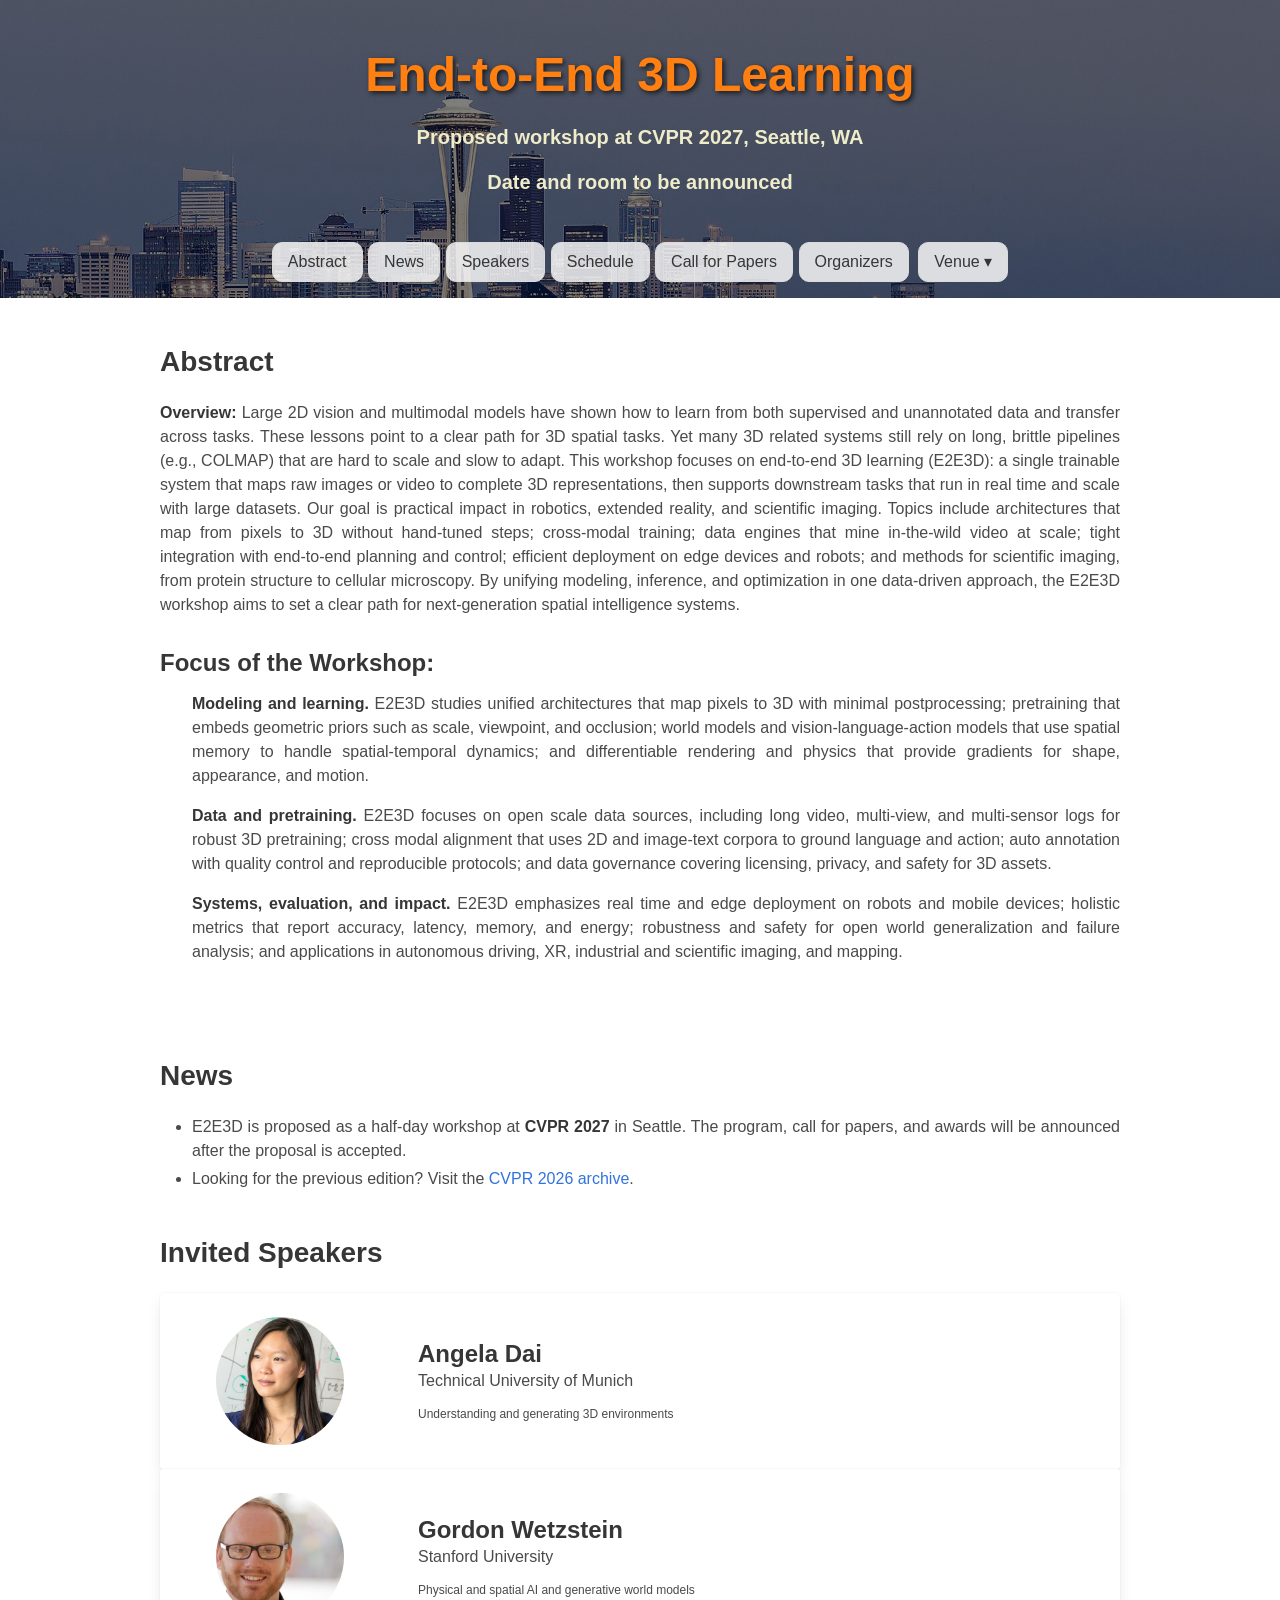
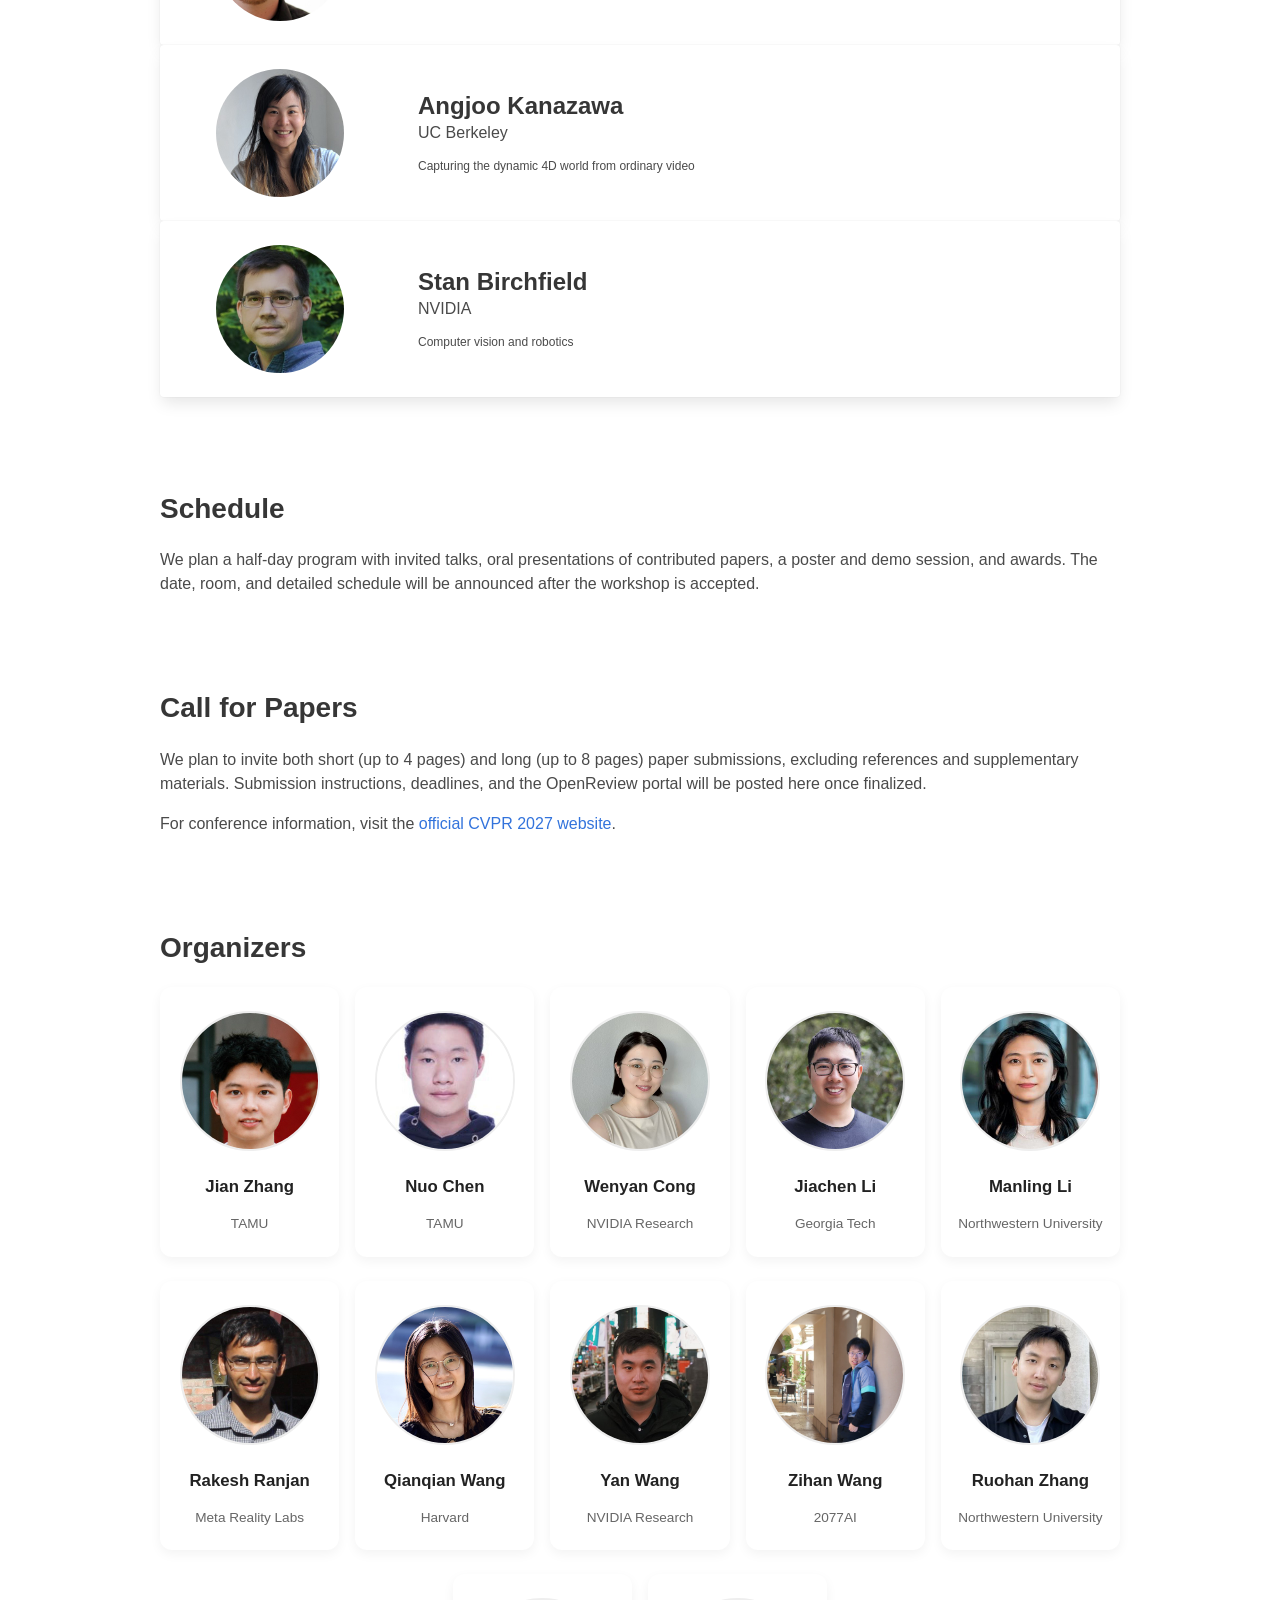
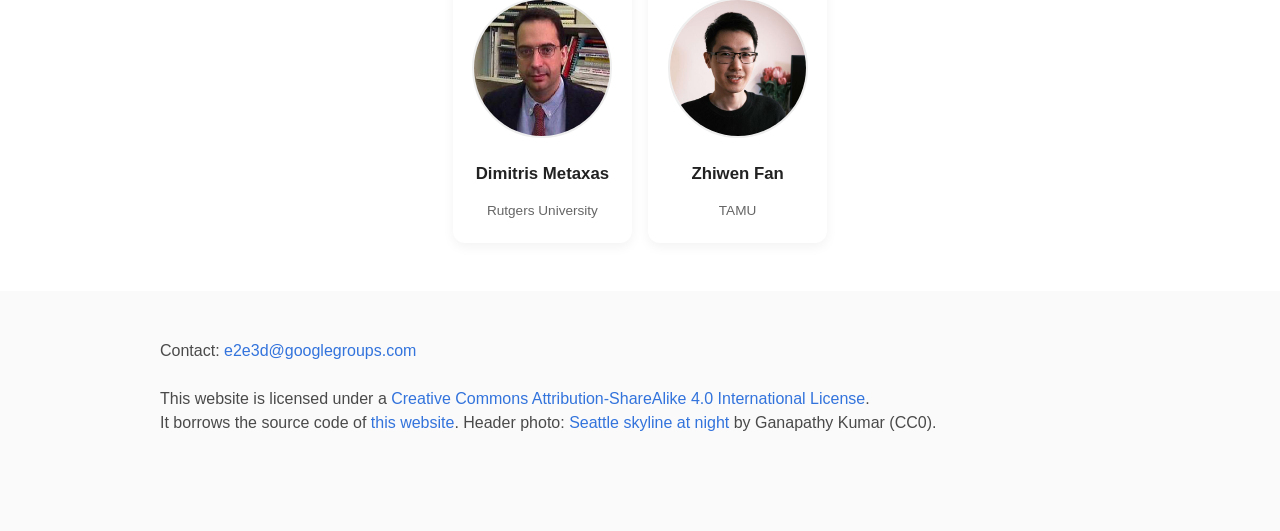
<file: index.html>
<!doctype html>
<html lang="en">
<head>
  <meta charset="utf-8">
  <meta name="viewport" content="width=device-width, initial-scale=1">
  <title>E2E3D at CVPR 2027</title>
  <link rel="canonical" href="https://e2e3d.github.io/cvpr2027/">
  <script>
    window.location.replace("./cvpr2027/" + window.location.search + window.location.hash);
  </script>
  <noscript><meta http-equiv="refresh" content="0; url=./cvpr2027/"></noscript>
</head>
<body>
  <p>Continue to <a href="./cvpr2027/">E2E3D at CVPR 2027</a>.</p>
</body>
</html>
</file>
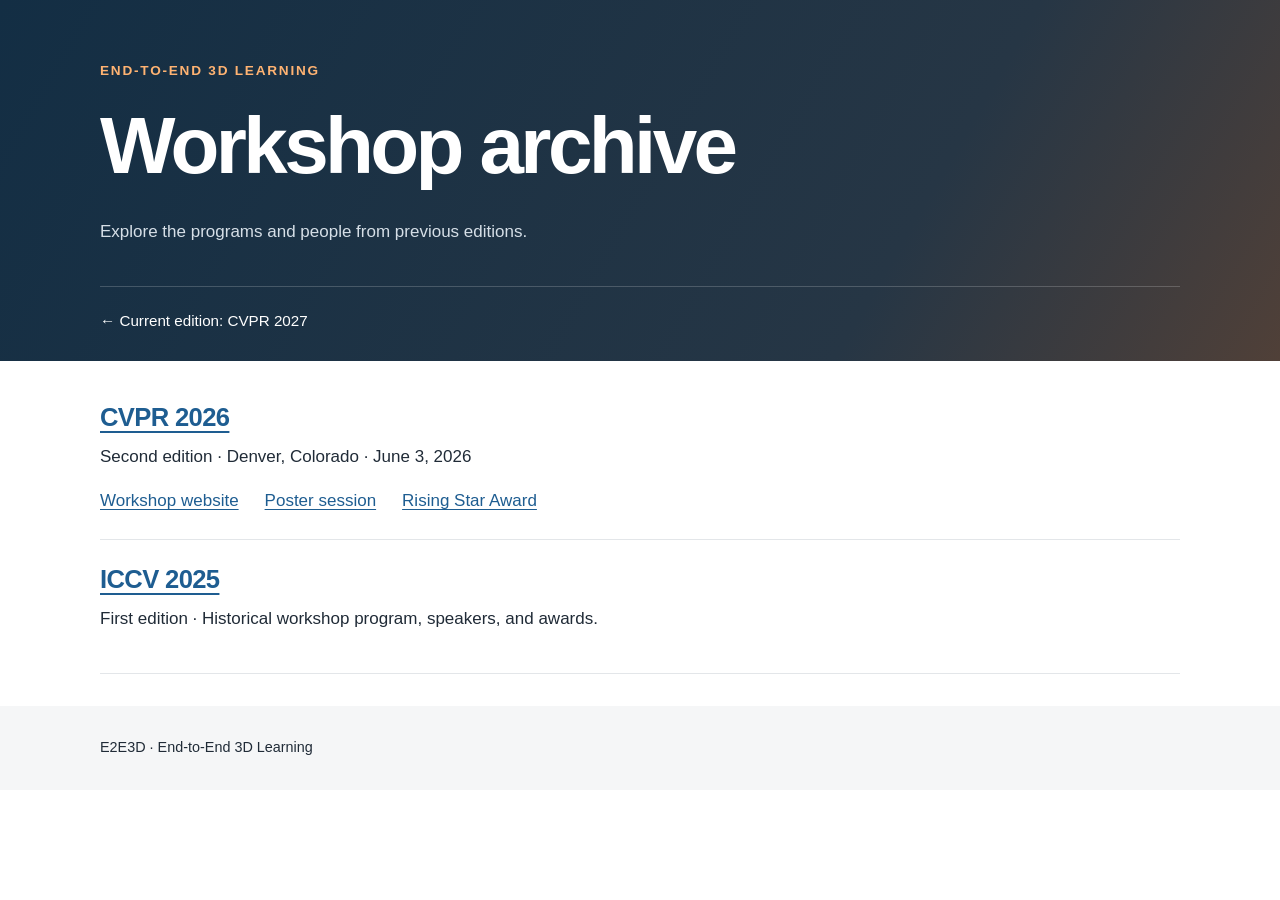
<file: archive/index.html>
<!doctype html>
<html lang="en">
<head>
  <meta charset="utf-8">
  <meta name="viewport" content="width=device-width, initial-scale=1">
  <meta name="description" content="Past editions of the End-to-End 3D Learning workshop: CVPR 2026 and ICCV 2025.">
  <title>E2E3D — Workshop Archive</title>
  <link rel="canonical" href="https://e2e3d.github.io/archive/">
  <link rel="stylesheet" href="../data/edition.css">
</head>
<body>
  <header class="hero">
    <div class="container">
      <p class="eyebrow">End-to-End 3D Learning</p>
      <h1>Workshop archive</h1>
      <p class="hero-note">Explore the programs and people from previous editions.</p>
      <nav aria-label="Main navigation"><a href="../cvpr2027/">← Current edition: CVPR 2027</a></nav>
    </div>
  </header>
  <main class="container">
    <ul class="edition-list">
      <li>
        <h2><a href="./cvpr2026/">CVPR 2026</a></h2>
        <p>Second edition · Denver, Colorado · June 3, 2026</p>
        <nav aria-label="CVPR 2026 pages">
          <a href="./cvpr2026/">Workshop website</a>
          <a href="./cvpr2026/poster.html">Poster session</a>
          <a href="./cvpr2026/rising_star.html">Rising Star Award</a>
        </nav>
      </li>
      <li>
        <h2><a href="../iccv2025/">ICCV 2025</a></h2>
        <p>First edition · Historical workshop program, speakers, and awards.</p>
      </li>
    </ul>
  </main>
  <footer><div class="container">E2E3D · End-to-End 3D Learning</div></footer>
</body>
</html>
</file>
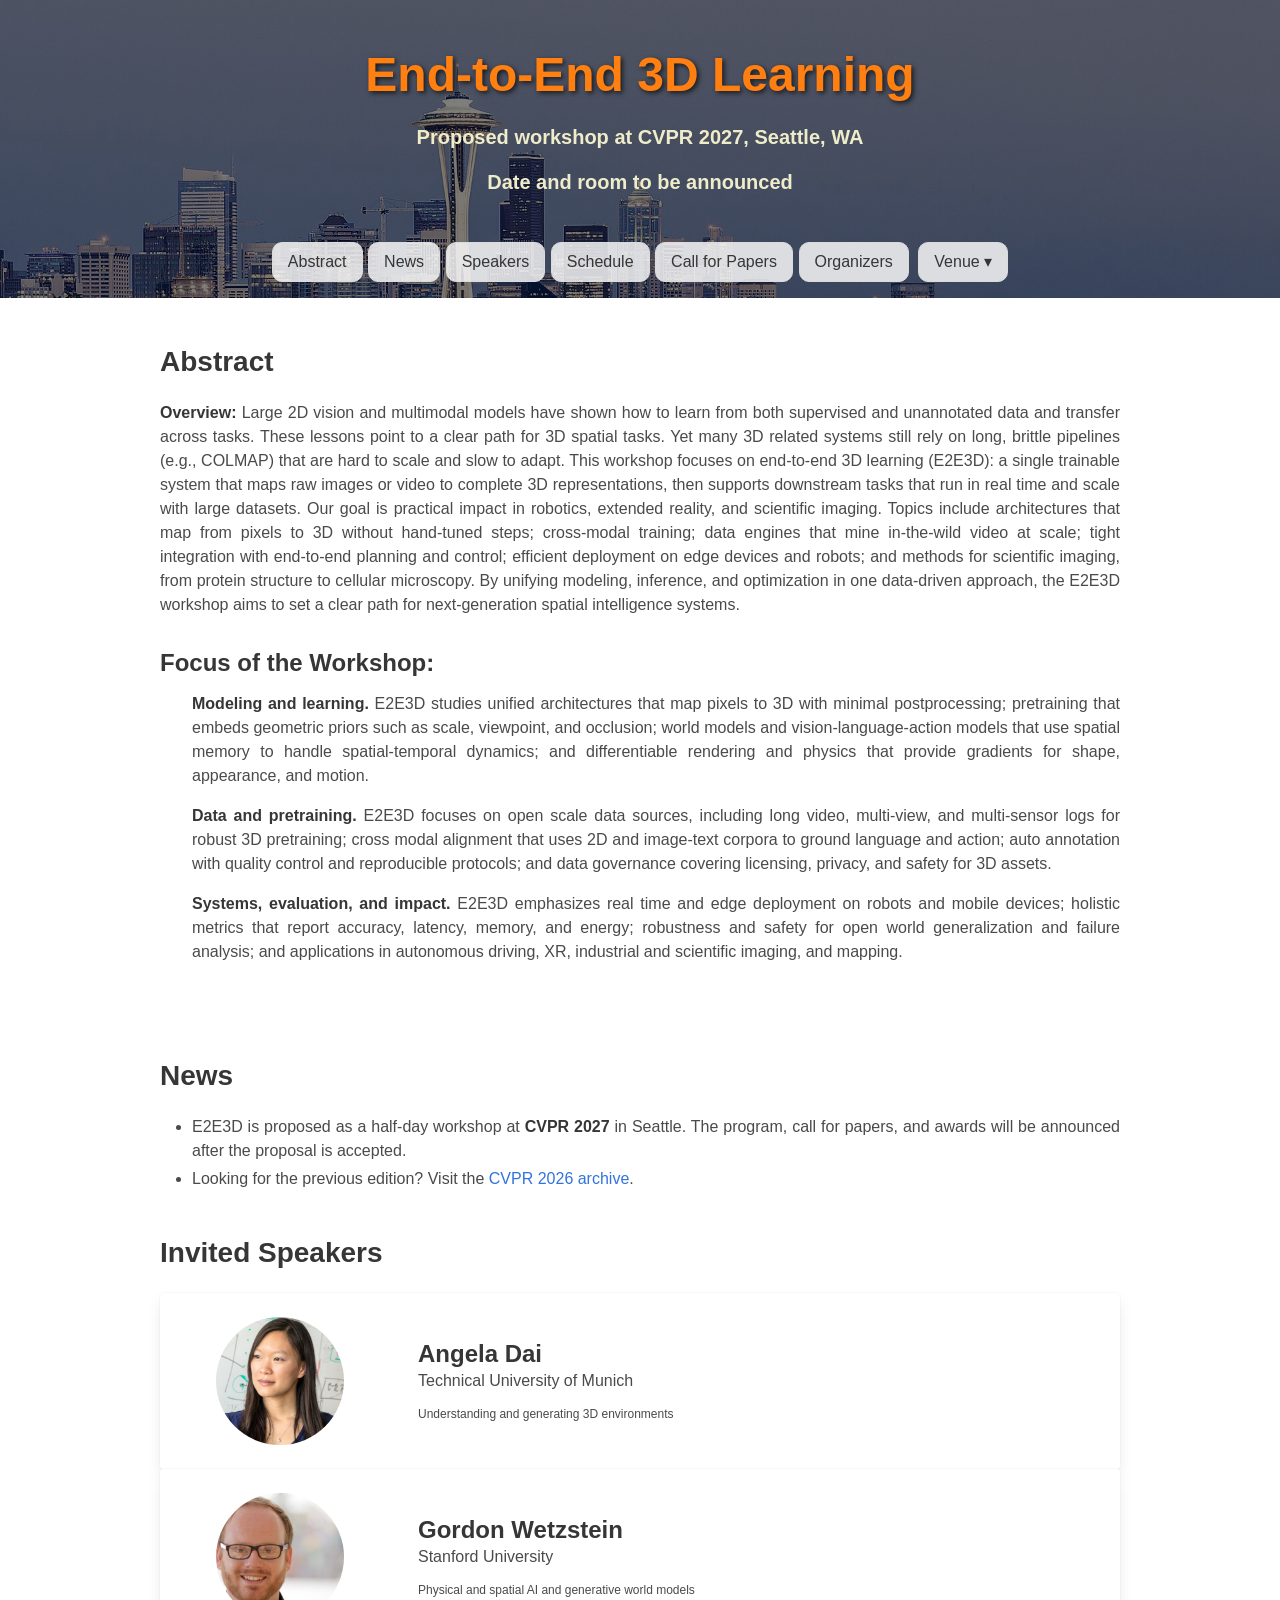
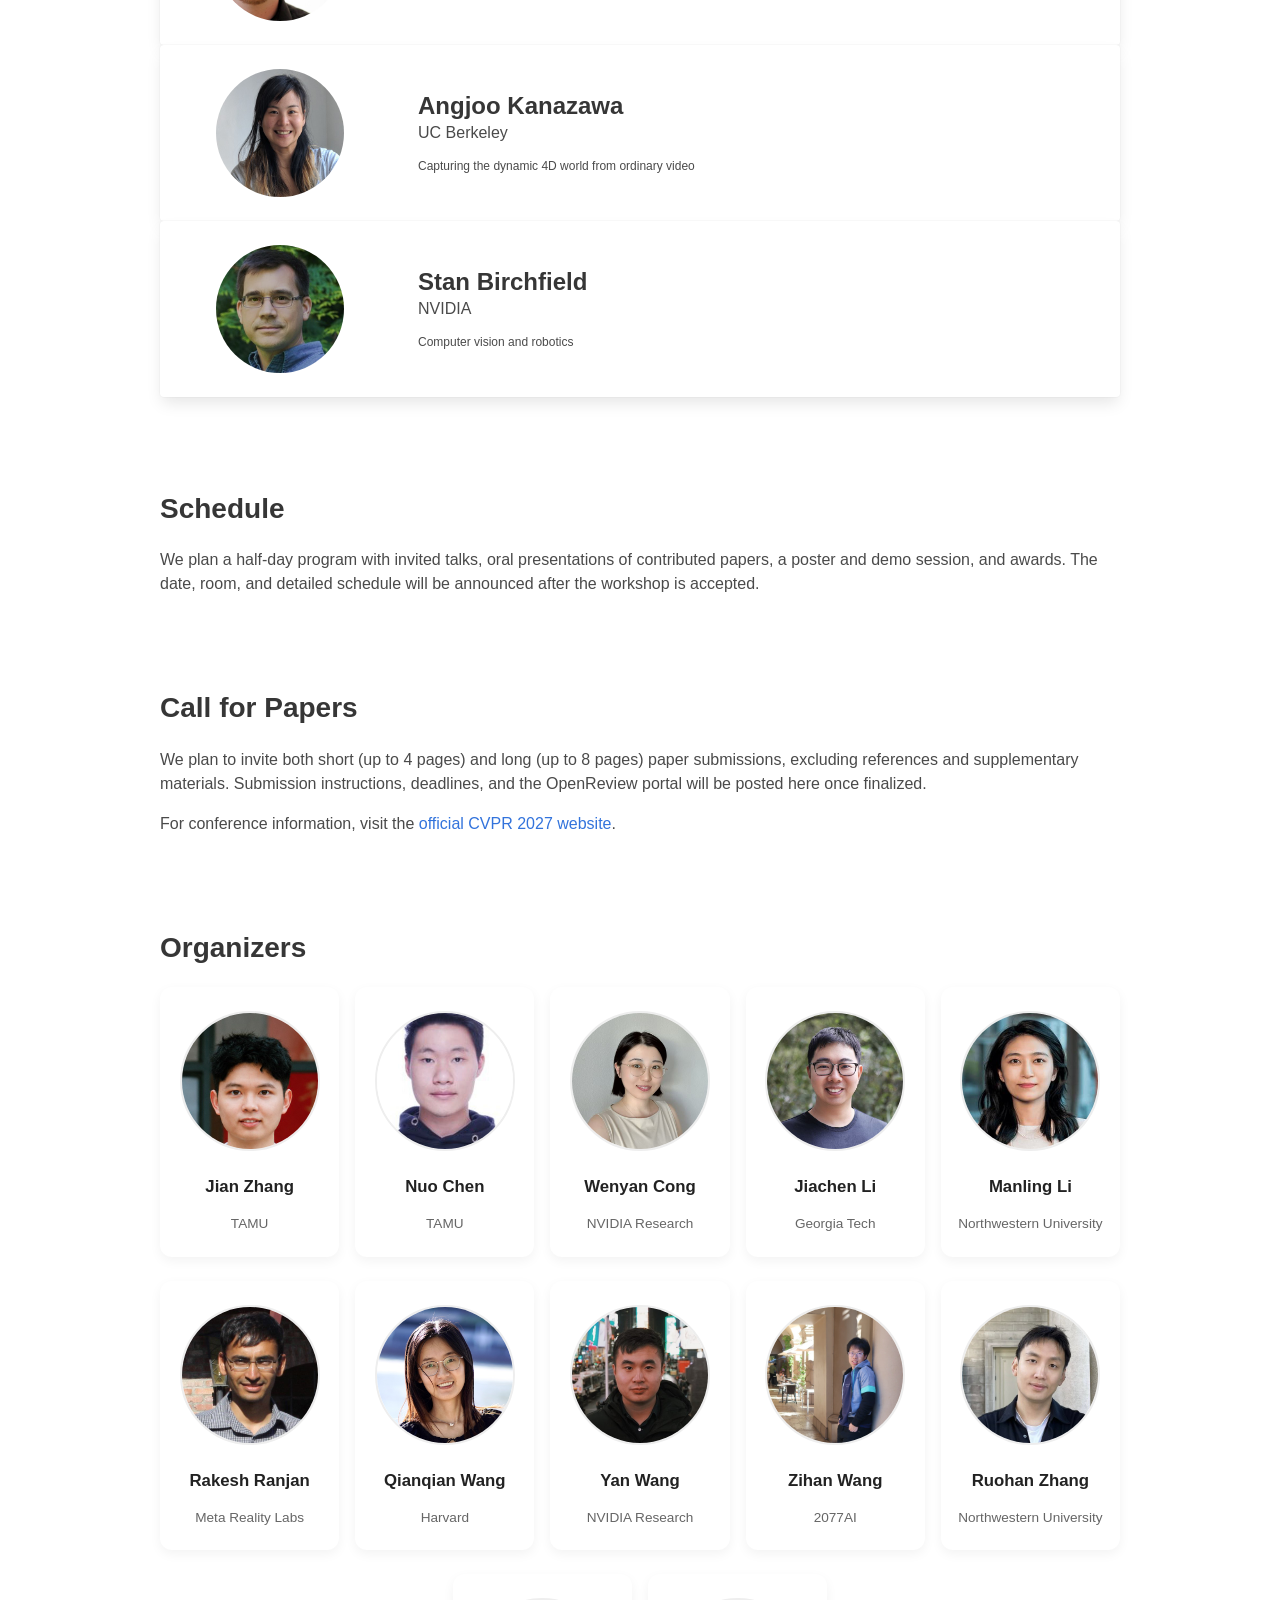
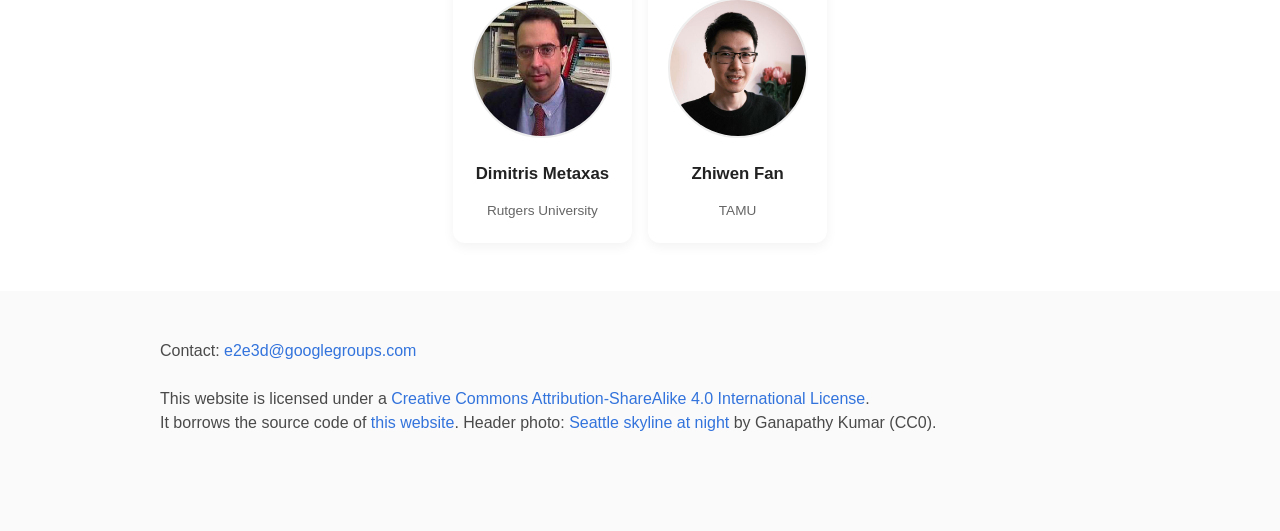
<file: cvpr2027/index.html>
<!DOCTYPE html>
<!-- saved from url=(0033)https://3d-in-the-wild.github.io/ -->
<html class="fontawesome-i2svg-active fontawesome-i2svg-complete"><head><meta http-equiv="Content-Type" content="text/html; charset=UTF-8">

<meta name="description" content="End-to-End 3D Learning">
<meta name="keywords" content="End-to-End 3D">
<meta name="viewport" content="width=device-width, initial-scale=1">
<title>E2E3D at CVPR 2027</title>

<style type="text/css">svg:not(:root).svg-inline--fa{overflow:visible}.svg-inline--fa{display:inline-block;font-size:inherit;height:1em;overflow:visible;vertical-align:-.125em}.svg-inline--fa.fa-lg{vertical-align:-.225em}.svg-inline--fa.fa-w-1{width:.0625em}.svg-inline--fa.fa-w-2{width:.125em}.svg-inline--fa.fa-w-3{width:.1875em}.svg-inline--fa.fa-w-4{width:.25em}.svg-inline--fa.fa-w-5{width:.3125em}.svg-inline--fa.fa-w-6{width:.375em}.svg-inline--fa.fa-w-7{width:.4375em}.svg-inline--fa.fa-w-8{width:.5em}.svg-inline--fa.fa-w-9{width:.5625em}.svg-inline--fa.fa-w-10{width:.625em}.svg-inline--fa.fa-w-11{width:.6875em}.svg-inline--fa.fa-w-12{width:.75em}.svg-inline--fa.fa-w-13{width:.8125em}.svg-inline--fa.fa-w-14{width:.875em}.svg-inline--fa.fa-w-15{width:.9375em}.svg-inline--fa.fa-w-16{width:1em}.svg-inline--fa.fa-w-17{width:1.0625em}.svg-inline--fa.fa-w-18{width:1.125em}.svg-inline--fa.fa-w-19{width:1.1875em}.svg-inline--fa.fa-w-20{width:1.25em}.svg-inline--fa.fa-pull-left{margin-right:.3em;width:auto}.svg-inline--fa.fa-pull-right{margin-left:.3em;width:auto}.svg-inline--fa.fa-border{height:1.5em}.svg-inline--fa.fa-li{width:2em}.svg-inline--fa.fa-fw{width:1.25em}.fa-layers svg.svg-inline--fa{bottom:0;left:0;margin:auto;position:absolute;right:0;top:0}.fa-layers{display:inline-block;height:1em;position:relative;text-align:center;vertical-align:-.125em;width:1em}.fa-layers svg.svg-inline--fa{-webkit-transform-origin:center center;transform-origin:center center}.fa-layers-counter,.fa-layers-text{display:inline-block;position:absolute;text-align:center}.fa-layers-text{left:50%;top:50%;-webkit-transform:translate(-50%,-50%);transform:translate(-50%,-50%);-webkit-transform-origin:center center;transform-origin:center center}.fa-layers-counter{background-color:#ff253a;border-radius:1em;-webkit-box-sizing:border-box;box-sizing:border-box;color:#fff;height:1.5em;line-height:1;max-width:5em;min-width:1.5em;overflow:hidden;padding:.25em;right:0;text-overflow:ellipsis;top:0;-webkit-transform:scale(.25);transform:scale(.25);-webkit-transform-origin:top right;transform-origin:top right}.fa-layers-bottom-right{bottom:0;right:0;top:auto;-webkit-transform:scale(.25);transform:scale(.25);-webkit-transform-origin:bottom right;transform-origin:bottom right}.fa-layers-bottom-left{bottom:0;left:0;right:auto;top:auto;-webkit-transform:scale(.25);transform:scale(.25);-webkit-transform-origin:bottom left;transform-origin:bottom left}.fa-layers-top-right{right:0;top:0;-webkit-transform:scale(.25);transform:scale(.25);-webkit-transform-origin:top right;transform-origin:top right}.fa-layers-top-left{left:0;right:auto;top:0;-webkit-transform:scale(.25);transform:scale(.25);-webkit-transform-origin:top left;transform-origin:top left}.fa-lg{font-size:1.3333333333em;line-height:.75em;vertical-align:-.0667em}.fa-xs{font-size:.75em}.fa-sm{font-size:.875em}.fa-1x{font-size:1em}.fa-2x{font-size:2em}.fa-3x{font-size:3em}.fa-4x{font-size:4em}.fa-5x{font-size:5em}.fa-6x{font-size:6em}.fa-7x{font-size:7em}.fa-8x{font-size:8em}.fa-9x{font-size:9em}.fa-10x{font-size:10em}.fa-fw{text-align:center;width:1.25em}.fa-ul{list-style-type:none;margin-left:2.5em;padding-left:0}.fa-ul>li{position:relative}.fa-li{left:-2em;position:absolute;text-align:center;width:2em;line-height:inherit}.fa-border{border:solid .08em #eee;border-radius:.1em;padding:.2em .25em .15em}.fa-pull-left{float:left}.fa-pull-right{float:right}.fa.fa-pull-left,.fab.fa-pull-left,.fal.fa-pull-left,.far.fa-pull-left,.fas.fa-pull-left{margin-right:.3em}.fa.fa-pull-right,.fab.fa-pull-right,.fal.fa-pull-right,.far.fa-pull-right,.fas.fa-pull-right{margin-left:.3em}.fa-spin{-webkit-animation:fa-spin 2s infinite linear;animation:fa-spin 2s infinite linear}.fa-pulse{-webkit-animation:fa-spin 1s infinite steps(8);animation:fa-spin 1s infinite steps(8)}@-webkit-keyframes fa-spin{0%{-webkit-transform:rotate(0);transform:rotate(0)}100%{-webkit-transform:rotate(360deg);transform:rotate(360deg)}}@keyframes fa-spin{0%{-webkit-transform:rotate(0);transform:rotate(0)}100%{-webkit-transform:rotate(360deg);transform:rotate(360deg)}}.fa-rotate-90{-webkit-transform:rotate(90deg);transform:rotate(90deg)}.fa-rotate-180{-webkit-transform:rotate(180deg);transform:rotate(180deg)}.fa-rotate-270{-webkit-transform:rotate(270deg);transform:rotate(270deg)}.fa-flip-horizontal{-webkit-transform:scale(-1,1);transform:scale(-1,1)}.fa-flip-vertical{-webkit-transform:scale(1,-1);transform:scale(1,-1)}.fa-flip-both,.fa-flip-horizontal.fa-flip-vertical{-webkit-transform:scale(-1,-1);transform:scale(-1,-1)}:root .fa-flip-both,:root .fa-flip-horizontal,:root .fa-flip-vertical,:root .fa-rotate-180,:root .fa-rotate-270,:root .fa-rotate-90{-webkit-filter:none;filter:none}.fa-stack{display:inline-block;height:2em;position:relative;width:2.5em}.fa-stack-1x,.fa-stack-2x{bottom:0;left:0;margin:auto;position:absolute;right:0;top:0}.svg-inline--fa.fa-stack-1x{height:1em;width:1.25em}.svg-inline--fa.fa-stack-2x{height:2em;width:2.5em}.fa-inverse{color:#fff}.sr-only{border:0;clip:rect(0,0,0,0);height:1px;margin:-1px;overflow:hidden;padding:0;position:absolute;width:1px}.sr-only-focusable:active,.sr-only-focusable:focus{clip:auto;height:auto;margin:0;overflow:visible;position:static;width:auto}.svg-inline--fa .fa-primary{fill:var(--fa-primary-color,currentColor);opacity:1;opacity:var(--fa-primary-opacity,1)}.svg-inline--fa .fa-secondary{fill:var(--fa-secondary-color,currentColor);opacity:.4;opacity:var(--fa-secondary-opacity,.4)}.svg-inline--fa.fa-swap-opacity .fa-primary{opacity:.4;opacity:var(--fa-secondary-opacity,.4)}.svg-inline--fa.fa-swap-opacity .fa-secondary{opacity:1;opacity:var(--fa-primary-opacity,1)}.svg-inline--fa mask .fa-primary,.svg-inline--fa mask .fa-secondary{fill:#000}.fad.fa-inverse{color:#fff}</style><style type="text/css">svg:not(:root).svg-inline--fa{overflow:visible}.svg-inline--fa{display:inline-block;font-size:inherit;height:1em;overflow:visible;vertical-align:-.125em}.svg-inline--fa.fa-lg{vertical-align:-.225em}.svg-inline--fa.fa-w-1{width:.0625em}.svg-inline--fa.fa-w-2{width:.125em}.svg-inline--fa.fa-w-3{width:.1875em}.svg-inline--fa.fa-w-4{width:.25em}.svg-inline--fa.fa-w-5{width:.3125em}.svg-inline--fa.fa-w-6{width:.375em}.svg-inline--fa.fa-w-7{width:.4375em}.svg-inline--fa.fa-w-8{width:.5em}.svg-inline--fa.fa-w-9{width:.5625em}.svg-inline--fa.fa-w-10{width:.625em}.svg-inline--fa.fa-w-11{width:.6875em}.svg-inline--fa.fa-w-12{width:.75em}.svg-inline--fa.fa-w-13{width:.8125em}.svg-inline--fa.fa-w-14{width:.875em}.svg-inline--fa.fa-w-15{width:.9375em}.svg-inline--fa.fa-w-16{width:1em}.svg-inline--fa.fa-w-17{width:1.0625em}.svg-inline--fa.fa-w-18{width:1.125em}.svg-inline--fa.fa-w-19{width:1.1875em}.svg-inline--fa.fa-w-20{width:1.25em}.svg-inline--fa.fa-pull-left{margin-right:.3em;width:auto}.svg-inline--fa.fa-pull-right{margin-left:.3em;width:auto}.svg-inline--fa.fa-border{height:1.5em}.svg-inline--fa.fa-li{width:2em}.svg-inline--fa.fa-fw{width:1.25em}.fa-layers svg.svg-inline--fa{bottom:0;left:0;margin:auto;position:absolute;right:0;top:0}.fa-layers{display:inline-block;height:1em;position:relative;text-align:center;vertical-align:-.125em;width:1em}.fa-layers svg.svg-inline--fa{-webkit-transform-origin:center center;transform-origin:center center}.fa-layers-counter,.fa-layers-text{display:inline-block;position:absolute;text-align:center}.fa-layers-text{left:50%;top:50%;-webkit-transform:translate(-50%,-50%);transform:translate(-50%,-50%);-webkit-transform-origin:center center;transform-origin:center center}.fa-layers-counter{background-color:#ff253a;border-radius:1em;-webkit-box-sizing:border-box;box-sizing:border-box;color:#fff;height:1.5em;line-height:1;max-width:5em;min-width:1.5em;overflow:hidden;padding:.25em;right:0;text-overflow:ellipsis;top:0;-webkit-transform:scale(.25);transform:scale(.25);-webkit-transform-origin:top right;transform-origin:top right}.fa-layers-bottom-right{bottom:0;right:0;top:auto;-webkit-transform:scale(.25);transform:scale(.25);-webkit-transform-origin:bottom right;transform-origin:bottom right}.fa-layers-bottom-left{bottom:0;left:0;right:auto;top:auto;-webkit-transform:scale(.25);transform:scale(.25);-webkit-transform-origin:bottom left;transform-origin:bottom left}.fa-layers-top-right{right:0;top:0;-webkit-transform:scale(.25);transform:scale(.25);-webkit-transform-origin:top right;transform-origin:top right}.fa-layers-top-left{left:0;right:auto;top:0;-webkit-transform:scale(.25);transform:scale(.25);-webkit-transform-origin:top left;transform-origin:top left}.fa-lg{font-size:1.3333333333em;line-height:.75em;vertical-align:-.0667em}.fa-xs{font-size:.75em}.fa-sm{font-size:.875em}.fa-1x{font-size:1em}.fa-2x{font-size:2em}.fa-3x{font-size:3em}.fa-4x{font-size:4em}.fa-5x{font-size:5em}.fa-6x{font-size:6em}.fa-7x{font-size:7em}.fa-8x{font-size:8em}.fa-9x{font-size:9em}.fa-10x{font-size:10em}.fa-fw{text-align:center;width:1.25em}.fa-ul{list-style-type:none;margin-left:2.5em;padding-left:0}.fa-ul>li{position:relative}.fa-li{left:-2em;position:absolute;text-align:center;width:2em;line-height:inherit}.fa-border{border:solid .08em #eee;border-radius:.1em;padding:.2em .25em .15em}.fa-pull-left{float:left}.fa-pull-right{float:right}.fa.fa-pull-left,.fab.fa-pull-left,.fal.fa-pull-left,.far.fa-pull-left,.fas.fa-pull-left{margin-right:.3em}.fa.fa-pull-right,.fab.fa-pull-right,.fal.fa-pull-right,.far.fa-pull-right,.fas.fa-pull-right{margin-left:.3em}.fa-spin{-webkit-animation:fa-spin 2s infinite linear;animation:fa-spin 2s infinite linear}.fa-pulse{-webkit-animation:fa-spin 1s infinite steps(8);animation:fa-spin 1s infinite steps(8)}@-webkit-keyframes fa-spin{0%{-webkit-transform:rotate(0);transform:rotate(0)}100%{-webkit-transform:rotate(360deg);transform:rotate(360deg)}}@keyframes fa-spin{0%{-webkit-transform:rotate(0);transform:rotate(0)}100%{-webkit-transform:rotate(360deg);transform:rotate(360deg)}}.fa-rotate-90{-webkit-transform:rotate(90deg);transform:rotate(90deg)}.fa-rotate-180{-webkit-transform:rotate(180deg);transform:rotate(180deg)}.fa-rotate-270{-webkit-transform:rotate(270deg);transform:rotate(270deg)}.fa-flip-horizontal{-webkit-transform:scale(-1,1);transform:scale(-1,1)}.fa-flip-vertical{-webkit-transform:scale(1,-1);transform:scale(1,-1)}.fa-flip-both,.fa-flip-horizontal.fa-flip-vertical{-webkit-transform:scale(-1,-1);transform:scale(-1,-1)}:root .fa-flip-both,:root .fa-flip-horizontal,:root .fa-flip-vertical,:root .fa-rotate-180,:root .fa-rotate-270,:root .fa-rotate-90{-webkit-filter:none;filter:none}.fa-stack{display:inline-block;height:2em;position:relative;width:2.5em}.fa-stack-1x,.fa-stack-2x{bottom:0;left:0;margin:auto;position:absolute;right:0;top:0}.svg-inline--fa.fa-stack-1x{height:1em;width:1.25em}.svg-inline--fa.fa-stack-2x{height:2em;width:2.5em}.fa-inverse{color:#fff}.sr-only{border:0;clip:rect(0,0,0,0);height:1px;margin:-1px;overflow:hidden;padding:0;position:absolute;width:1px}.sr-only-focusable:active,.sr-only-focusable:focus{clip:auto;height:auto;margin:0;overflow:visible;position:static;width:auto}.svg-inline--fa .fa-primary{fill:var(--fa-primary-color,currentColor);opacity:1;opacity:var(--fa-primary-opacity,1)}.svg-inline--fa .fa-secondary{fill:var(--fa-secondary-color,currentColor);opacity:.4;opacity:var(--fa-secondary-opacity,.4)}.svg-inline--fa.fa-swap-opacity .fa-primary{opacity:.4;opacity:var(--fa-secondary-opacity,.4)}.svg-inline--fa.fa-swap-opacity .fa-secondary{opacity:1;opacity:var(--fa-primary-opacity,1)}.svg-inline--fa mask .fa-primary,.svg-inline--fa mask .fa-secondary{fill:#000}.fad.fa-inverse{color:#fff}</style><link href="../data/css" rel="stylesheet">

<link rel="stylesheet" href="../data/bulma.min.css">
<link rel="stylesheet" href="../data/fontawesome.all.min.css">
<link rel="stylesheet" href="../data/academicons.min.css">
<link rel="stylesheet" href="../data/index.css">
<link rel="icon" href="https://opensun3d.github.io/static/images/favicon.svg">

<script src="../data/jquery.min.js"></script>
<script defer="" src="../data/fontawesome.all.min.js"></script>

<style>
  .page-header1 {
    position: relative;
    background-image: url('../data/CVPR_Seattle_2027.jpg');
    background-repeat: no-repeat;
    background-size: cover;
    background-position: center;
    padding-bottom: 1rem;
  }

  .page-header1::before {
    content: "";
    position: absolute;
    top: 0;
    left: 0;
    width: 100%;
    height: 100%;
    background: rgba(0, 0, 0, 0.5); /* Adjust transparency */
  }

  .hero-body {
    position: relative;
    z-index: 1;
  }

  .publication-title {
    color: #FF4500; /* Gold for emphasis */
    font-weight: bold;
    text-shadow: 2px 2px 5px rgba(0, 0, 0, 0.7);
  }

  .rcorners1 {
    border-radius: 10px;
    background: #ffffffd0;
    padding: 5px;
    font-size: 120%;
    color: #e47d0f;
  }

  .button {
    border-radius: 10px;
    background: #ffffffd0;
    padding: 5px 15px 5px 15px;
  }

  .dropdown {
    position: relative;
    display: inline-block;
  }

  .dropdown-content {
    display: none;
    position: absolute;
    /* background-color: #f9f9f9; */
    min-width: 140px;
    box-shadow: 0px 8px 16px 0px rgba(0, 0, 0, 0.2);
    padding: 5px 15px 5px 15px;
    z-index: 1;
  }

  .dropdown:hover .dropdown-content {
    display: block;
  }
</style>
<style data-styled="active" data-styled-version="5.0.1"></style><style type="text/css">/* Copyright 2014-present Evernote Corporation. All rights reserved. */
@keyframes caretBlink {
    from { opacity: 1.0; }
    to { opacity: 0.0; }
}

@keyframes rotateSpinner {
    from {
        transform:rotate(0deg);
    }
    to {
        transform:rotate(360deg);
    }
}

#text-tool-caret {
    animation-name: caretBlink;
    animation-iteration-count: infinite;
    animation-timing-function: cubic-bezier(1.0,0,0,1.0);
    animation-duration: 1s;
}

#en-markup-loading-spinner {
    position: absolute;
    top: calc(50% - 16px);
    left: calc(50% - 16px);
    width: 32px;
    height: 32px;
}

#en-markup-loading-spinner img {
    position: relative;
    top: 0px;
    left: 0px;
    animation-name: rotateSpinner;
    animation-duration: 0.6s;
    animation-iteration-count: infinite;
    animation-timing-function: linear;
}
</style><style type="text/css">/* Copyright 2014-present Evernote Corporation. All rights reserved. */
.skitchToastBoxContainer {
    position: absolute;
    width: 100%;
    text-align: center;
    top: 30px;
    -webkit-user-select: none;
    -moz-user-select: none;
    pointer-events: none;
}

.skitchToastBox {
    width: 200px;
    height: 16px;
    padding: 12px;
    background-color: rgba(47, 55, 61, 0.95);
    border-radius: 4px;
    color: white;
    cursor: default;
    font-size: 10pt;
    text-shadow: 1px 1px 2px rgba(0, 0, 0, 0.32);
    font-family: 'Soleil', Helvetica, Arial, sans-serif;
    border: 2px rgba(255, 255, 255, 0.38) solid;
}

.lang-zh-cn .skitchToastBox {
    font-family: '微软雅黑', 'Microsoft YaHei', SimSun,
        '&#x30E1;&#x30A4;&#x30EA;&#x30AA;', Meiryo, 'MS PGothic', 'Soleil',
        Helvetica, Arial, sans-serif;
}

.lang-ja-jp .skitchToastBox {
    font-family: '&#x30E1;&#x30A4;&#x30EA;&#x30AA;', Meiryo, 'MS PGothic',
        '微软雅黑', 'Microsoft YaHei', SimSun, 'Soleil', Helvetica, Arial,
        sans-serif;
}

.skitchToast {
    padding-left: 20px;
    padding-right: 20px;
    display: inline-block;
    height: 10px;
    color: #f1f5f8;
    text-align: center;
}

.skitchVisible {
    /* Don't remove this class it's a hack used by the Evernote Clipper */
}
</style><style type="text/css">/* Copyright 2014-present Evernote Corporation. All rights reserved. */

@font-face {
	font-family: 'Soleil';
	font-weight: normal;
	font-style: normal;
}
</style><style type="text/css">/* Copyright 2019-present Evernote Corporation. All rights reserved. */

#en-markup-disabled {
    position: fixed;
    z-index: 9999;
    width: 100%;
    height: 100%;
    top: 0px;
    left: 0px;
    cursor: default;
    -webkit-user-select: none;
}

#en-markup-alert-container {
    position: absolute;
    z-index: 9999;
    width: 450px;
    left: calc(50% - 225px);
    top: calc(50% - 85px);
    background-color: white;
    box-shadow: 0 2px 7px 1px rgba(0,0,0,0.35);
    -webkit-user-select: none;
}

#en-markup-alert-container .cell-1 {
    position: relative;
    height: 110px;
    width: 105px;
    float: left;
    text-align: center;
    background-position: 65% 50%;
    background-repeat: no-repeat;
}

#en-markup-alert-container .cell-2 {
    position: relative;
    float: left;
    width: 345px;
    margin-top: 29px;
    margin-bottom: 20px;
}

#en-markup-alert-container .cell-2 .cell-2-title {
    margin-bottom: 5px;
    padding-right: 30px;
    font-size: 12pt;
    font-family: Tahoma, Arial;
}

#en-markup-alert-container .cell-2 .cell-2-message {
    padding-right: 30px;
    font-size: 9.5pt;
    font-family: Tahoma, Arial;
}

#en-markup-alert-container .cell-3 {
    position: relative;
    width: 450px;
    height: 60px;
    float: left;
    background-color: rgb(240,240,240);
}

#en-markup-alert-container .cell-3 button {
    position: absolute;
    top: 12px;
    right: 15px;
    width: 110px;
    height: 36px;
}

#en-markup-alert-container .cell-3 button.alt-button {
    position: absolute;
    top: 12px;
    right: 140px;
    width: 110px;
    height: 36px;
}

/* Modern, clean style for organizers */
.organizer-card {
  background: #fff;
  border-radius: 12px;
  padding: 1.5rem 1rem;
  box-shadow: 0 4px 12px rgba(0, 0, 0, 0.05);
  transition: all 0.25s ease-in-out;
}

.organizer-card:hover {
  transform: translateY(-4px);
  box-shadow: 0 8px 20px rgba(0, 0, 0, 0.12);
}

.organizer-photo {
  width: 140px;
  height: 140px;
  border-radius: 50%;
  object-fit: cover;
  margin-bottom: 1rem;
  border: 2px solid #eee;
}

.organizer-name {
  font-weight: 600;
  font-size: 1.05rem;
  color: #222;
  margin-bottom: 0.25rem;
}

.organizer-affiliation {
  font-size: 0.85rem;
  color: #666;
  line-height: 1.2;
}

@media screen and (max-width: 1024px) {
  .organizer-photo {
    width: 120px;
    height: 120px;
  }
}

@media screen and (max-width: 768px) {
  .organizer-photo {
    width: 100px;
    height: 100px;
  }
  .organizer-name {
    font-size: 1rem;
  }
  .organizer-affiliation {
    font-size: 0.8rem;
  }
}
</style></head>

<body>
  <section class="hero page-header1">
    <div class="hero-body">
      <div class="container is-max-desktop">
        <div class="columns is-centered">
          <div class="column has-text-centered">
            <h1 class="title is-1 publication-title" style="color:#FF7F11 ">End-to-End 3D Learning<br></h1>
            <h2 class="title is-5 " style="color:#EFECCA;">
              <strong>Proposed workshop at CVPR 2027, Seattle, WA</strong>
              <br><br>
              <strong>Date and room to be announced</strong>
            </h2>
          </div>
        </div>
      </div>
    </div>

      <h2 class="subtitle has-text-centered">
          <a href="#motivation" class="button">Abstract</a>
          <a href="#news" class="button">News</a>
          <a href="#speakers" class="button">Speakers</a>
          <a href="#schedule" class="button">Schedule</a>
          <a href="#dates" class="button">Call for Papers</a>
          <a href="#organizers" class="button">Organizers</a>

        <!-- Venue 下拉菜单：根目录 / 跳转到最新一届，往届放在 archive/ -->
        <span class="dropdown" style="margin-left: .25rem;">
          <a class="button">Venue ▾</a>
          <div class="dropdown-content box">
            <p><a class="dropdown-item" href="./">CVPR 2027 (current)</a></p>
            <p><a class="dropdown-item" href="../archive/cvpr2026/">CVPR 2026 (archive)</a></p>
            <p><a class="dropdown-item" href="../iccv2025/">ICCV 2025 (archive)</a></p>
          </div>
        </span>
      </h2>
  </section>
<section class="section" id="motivation">
    <div class="container is-max-desktop content">
      <h2 class="title">Abstract</h2>
      <div class="content has-text-justified">
        <p>
          <strong>Overview:</strong> Large 2D vision and multimodal models have shown how to learn from both supervised and unannotated data and transfer across tasks. These lessons point to a clear path for 3D spatial tasks. Yet many 3D related systems still rely on long, brittle pipelines (e.g., COLMAP) that are hard to scale and slow to adapt.
This workshop focuses on end-to-end 3D learning (E2E3D): a single trainable system that maps raw images or video to complete 3D representations, then supports downstream tasks that run in real time and scale with large datasets. Our goal is practical impact in robotics, extended reality, and scientific imaging.
Topics include architectures that map from pixels to 3D without hand-tuned steps; cross-modal training; data engines that mine in-the-wild video at scale; tight integration with end-to-end planning and control; efficient deployment on edge devices and robots; and methods for scientific imaging, from protein structure to cellular microscopy. By unifying modeling, inference, and optimization in one data-driven approach, the E2E3D workshop aims to set a clear path for next-generation spatial intelligence systems.        </p>

        <h3><strong>Focus of the Workshop:</strong></h3>
        <ul>
          <p><strong>Modeling and learning.</strong>
          E2E3D studies unified architectures that map pixels to 3D with minimal postprocessing;
          pretraining that embeds geometric priors such as scale, viewpoint, and occlusion;
          world models and vision-language-action models that use spatial memory to handle spatial-temporal dynamics;
          and differentiable rendering and physics that provide gradients for shape, appearance, and motion.</p>

          <p><strong>Data and pretraining.</strong>
          E2E3D focuses on open scale data sources, including long video, multi-view, and multi-sensor logs for robust 3D pretraining;
          cross modal alignment that uses 2D and image-text corpora to ground language and action;
          auto annotation with quality control and reproducible protocols;
          and data governance covering licensing, privacy, and safety for 3D assets.</p>

          <p><strong>Systems, evaluation, and impact.</strong>
          E2E3D emphasizes real time and edge deployment on robots and mobile devices;
          holistic metrics that report accuracy, latency, memory, and energy;
          robustness and safety for open world generalization and failure analysis;
          and applications in autonomous driving, XR, industrial and scientific imaging, and mapping.</p>

        </ul>
      </div>
    </div>
  </section>


  <section class="section" id="news">
    <div class="container is-max-desktop content">
      <h2 class="title">News</h2>
      <div class="content has-text-justified">
        <ul>
          <li>
            E2E3D is proposed as a half-day workshop at <strong>CVPR 2027</strong> in Seattle.
            The program, call for papers, and awards will be announced after the proposal is accepted.
          </li>
          <li>
            Looking for the previous edition? Visit the <a href="../archive/cvpr2026/">CVPR 2026 archive</a>.
          </li>
        </ul>
      </div>
    </div>
  </section>

  <section class="section" id="speakers" style="margin-top:-50px">
    <div class="container is-max-desktop content">
      <h2 class="title" id="speakers">Invited Speakers</h2>

      <a href="https://angeladai.github.io/" target="_blank">
        <div class="card">
          <div class="card-content">
            <div class="columns is-vcentered">
              <div class="column is-one-quarter">
                <figure class="image is-128x128">
                  <img class="is-rounded" src="../data/Angela Dai.jpg" alt="Angela Dai">
                </figure>
              </div>
              <div class="column">
                <p class="title is-4">Angela Dai</p>
                <p class="subtitle is-6">Technical University of Munich</p>
                <p class="subtitle is-7">Understanding and generating 3D environments</p>
              </div>
            </div>
          </div>
        </div>
      </a>

      <a href="https://stanford.edu/~gordonwz/" target="_blank">
        <div class="card">
          <div class="card-content">
            <div class="columns is-vcentered">
              <div class="column is-one-quarter">
                <figure class="image is-128x128">
                  <img class="is-rounded" src="../data/Gordon Wetzstein.jpg" alt="Gordon Wetzstein">
                </figure>
              </div>
              <div class="column">
                <p class="title is-4">Gordon Wetzstein</p>
                <p class="subtitle is-6">Stanford University</p>
                <p class="subtitle is-7">Physical and spatial AI and generative world models</p>
              </div>
            </div>
          </div>
        </div>
      </a>

      <a href="https://people.eecs.berkeley.edu/~kanazawa/" target="_blank">
        <div class="card">
          <div class="card-content">
            <div class="columns is-vcentered">
              <div class="column is-one-quarter">
                <figure class="image is-128x128">
                  <img class="is-rounded" src="../data/Angjoo Kanazawa.jpg" alt="Angjoo Kanazawa">
                </figure>
              </div>
              <div class="column">
                <p class="title is-4">Angjoo Kanazawa</p>
                <p class="subtitle is-6">UC Berkeley</p>
                <p class="subtitle is-7">Capturing the dynamic 4D world from ordinary video</p>
              </div>
            </div>
          </div>
        </div>
      </a>

      <a href="https://research.nvidia.com/person/stan-birchfield" target="_blank">
        <div class="card">
          <div class="card-content">
            <div class="columns is-vcentered">
              <div class="column is-one-quarter">
                <figure class="image is-128x128">
                  <img class="is-rounded" src="../data/Stan Birchfield.jpg" alt="Stan Birchfield">
                </figure>
              </div>
              <div class="column">
                <p class="title is-4">Stan Birchfield</p>
                <p class="subtitle is-6">NVIDIA</p>
                <p class="subtitle is-7">Computer vision and robotics</p>
              </div>
            </div>
          </div>
        </div>
      </a>

    </div>
  </section>

<section class="section" id="schedule">
  <div class="container is-max-desktop content">
    <h2 class="title">Schedule</h2>
    <p>
      We plan a half-day program with invited talks, oral presentations of contributed papers, a poster and demo session, and awards.
      The date, room, and detailed schedule will be announced after the workshop is accepted.
    </p>
  </div>
</section>

<section class="section" id="Papers">
  <div class="container is-max-desktop content">
    <h2 class="title" id="dates">Call for Papers</h2>
    <p>
      We plan to invite both short (up to 4 pages) and long (up to 8 pages) paper submissions, excluding references and supplementary materials.
      Submission instructions, deadlines, and the OpenReview portal will be posted here once finalized.
    </p>
    <p>
      For conference information, visit the <a href="https://cvpr.thecvf.com/Conferences/2027" target="_blank">official CVPR 2027 website</a>.
    </p>
  </div>
</section>

<section class="section" id="Organizers">
  <div class="container is-max-desktop content">
    <h2 class="title" id="organizers">Organizers</h2>
    <div class="columns is-centered is-variable is-2 is-multiline has-text-centered">

      <div class="column is-one-fifth">
        <a href="https://jzh15.github.io/">
          <div class="organizer-card">
            <img src="../data/Jian Zhang.jpg" alt="Jian Zhang" class="organizer-photo">
            <p class="organizer-name">Jian Zhang</p>
            <p class="organizer-affiliation">TAMU</p>
          </div>
        </a>
      </div>

      <div class="column is-one-fifth">
        <a href="https://nuochen1203.github.io/">
          <div class="organizer-card">
            <img src="../data/nuo chen.jpeg" alt="Nuo Chen" class="organizer-photo">
            <p class="organizer-name">Nuo Chen</p>
            <p class="organizer-affiliation">TAMU</p>
          </div>
        </a>
      </div>

      <div class="column is-one-fifth">
        <a href="https://wenyancong.com/">
          <div class="organizer-card">
            <img src="../data/Wenyan Cong_new.jpeg" alt="Wenyan Cong" class="organizer-photo">
            <p class="organizer-name">Wenyan Cong</p>
            <p class="organizer-affiliation">NVIDIA Research</p>
          </div>
        </a>
      </div>

      <div class="column is-one-fifth">
        <a href="https://jiachenli94.github.io/">
          <div class="organizer-card">
            <img src="../data/Jiachen Li.jpg" alt="Jiachen Li" class="organizer-photo">
            <p class="organizer-name">Jiachen Li</p>
            <p class="organizer-affiliation">Georgia Tech</p>
          </div>
        </a>
      </div>

      <div class="column is-one-fifth">
        <a href="https://limanling.github.io/">
          <div class="organizer-card">
            <img src="../data/manling li.jpg" alt="Manling Li" class="organizer-photo">
            <p class="organizer-name">Manling Li</p>
            <p class="organizer-affiliation">Northwestern University</p>
          </div>
        </a>
      </div>

      <div class="column is-one-fifth">
        <a href="https://scholar.google.com/citations?user=8KF99lYAAAAJ">
          <div class="organizer-card">
            <img src="../data/Rakesh Ranjan.jpeg" alt="Rakesh Ranjan" class="organizer-photo">
            <p class="organizer-name">Rakesh Ranjan</p>
            <p class="organizer-affiliation">Meta Reality Labs</p>
          </div>
        </a>
      </div>

      <div class="column is-one-fifth">
        <a href="https://qianqianwang68.github.io/">
          <div class="organizer-card">
            <img src="../data/Qianqian Wang.jpg" alt="Qianqian Wang" class="organizer-photo">
            <p class="organizer-name">Qianqian Wang</p>
            <p class="organizer-affiliation">Harvard</p>
          </div>
        </a>
      </div>

      <div class="column is-one-fifth">
        <a href="https://yanwang.org/">
          <div class="organizer-card">
            <img src="../data/Yan Wang.png" alt="Yan Wang" class="organizer-photo">
            <p class="organizer-name">Yan Wang</p>
            <p class="organizer-affiliation">NVIDIA Research</p>
          </div>
        </a>
      </div>

      <div class="column is-one-fifth">
        <a href="https://scholar.google.com/citations?user=ZrqIM3AAAAAJ">
          <div class="organizer-card">
            <img src="../data/Zihan Wang.png" alt="Zihan Wang" class="organizer-photo">
            <p class="organizer-name">Zihan Wang</p>
            <p class="organizer-affiliation">2077AI</p>
          </div>
        </a>
      </div>

      <div class="column is-one-fifth">
        <a href="https://ruohanzhang.com/">
          <div class="organizer-card">
            <img src="../data/Ruohan Zhang.jpg" alt="Ruohan Zhang" class="organizer-photo">
            <p class="organizer-name">Ruohan Zhang</p>
            <p class="organizer-affiliation">Northwestern University</p>
          </div>
        </a>
      </div>

      <div class="column is-one-fifth">
        <a href="https://people.cs.rutgers.edu/~dnm/">
          <div class="organizer-card">
            <img src="../data/dimitris metaxas.jpg" alt="Dimitris Metaxas" class="organizer-photo">
            <p class="organizer-name">Dimitris Metaxas</p>
            <p class="organizer-affiliation">Rutgers University</p>
          </div>
        </a>
      </div>

      <div class="column is-one-fifth">
        <a href="https://zhiwenfan.github.io/">
          <div class="organizer-card">
            <img src="../data/Zhiwen Fan.jpeg" alt="Zhiwen Fan" class="organizer-photo">
            <p class="organizer-name">Zhiwen Fan</p>
            <p class="organizer-affiliation">TAMU</p>
          </div>
        </a>
      </div>

    </div>
  </div>
</section>

  <footer class="footer">
    <div class="container is-max-desktop">
      <div class="content">
        <p>
          Contact: <a href="mailto:e2e3d@googlegroups.com">e2e3d@googlegroups.com</a>
          <br><br>
          This website is licensed under a <a rel="license" href="http://creativecommons.org/licenses/by-sa/4.0/">Creative
            Commons Attribution-ShareAlike 4.0 International License</a>.
          <br>
          It borrows the source code of <a href="https://github.com/nerfies/nerfies.github.io">this website</a>.
          Header photo: <a href="https://commons.wikimedia.org/wiki/File:Seattle_skyline_at_night_(Unsplash).jpg">Seattle skyline at night</a> by Ganapathy Kumar (CC0).
        </p>
      </div>
    </div>
  </footer>
</body>
</html>
</file>
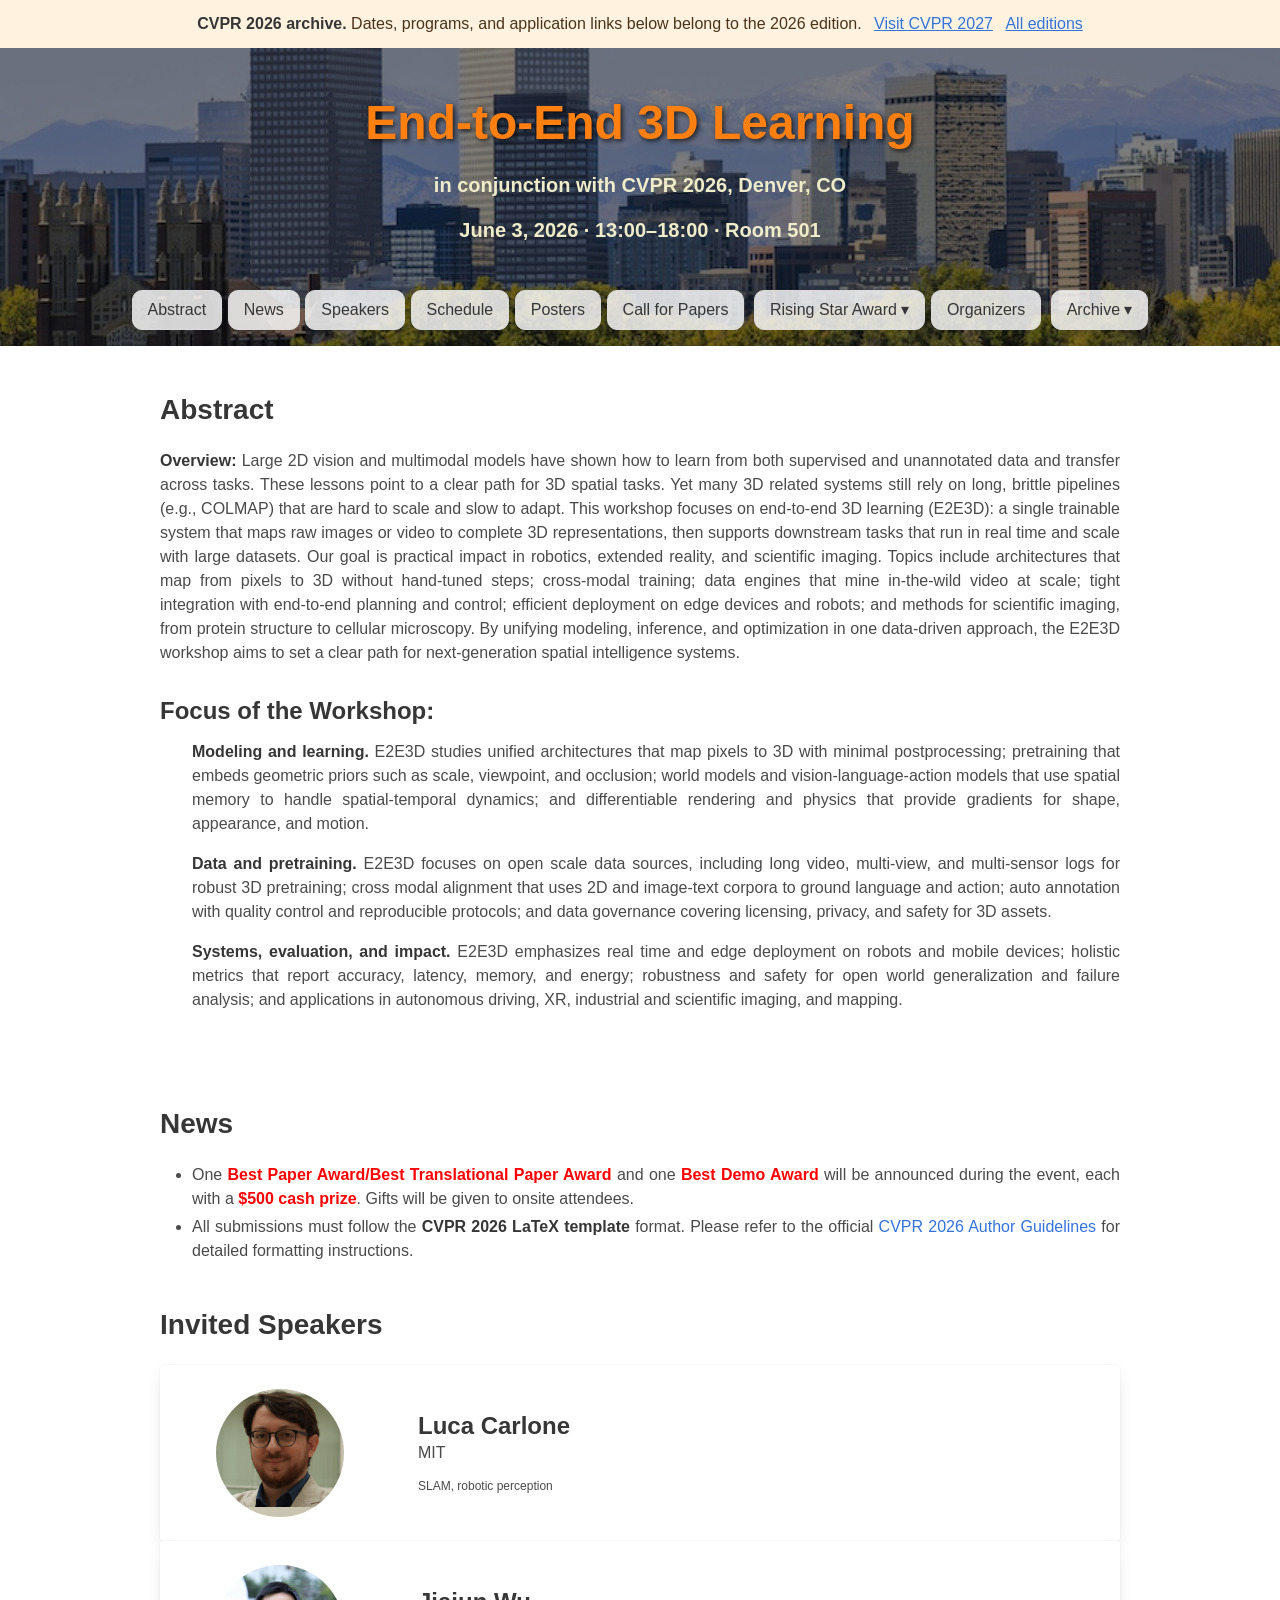
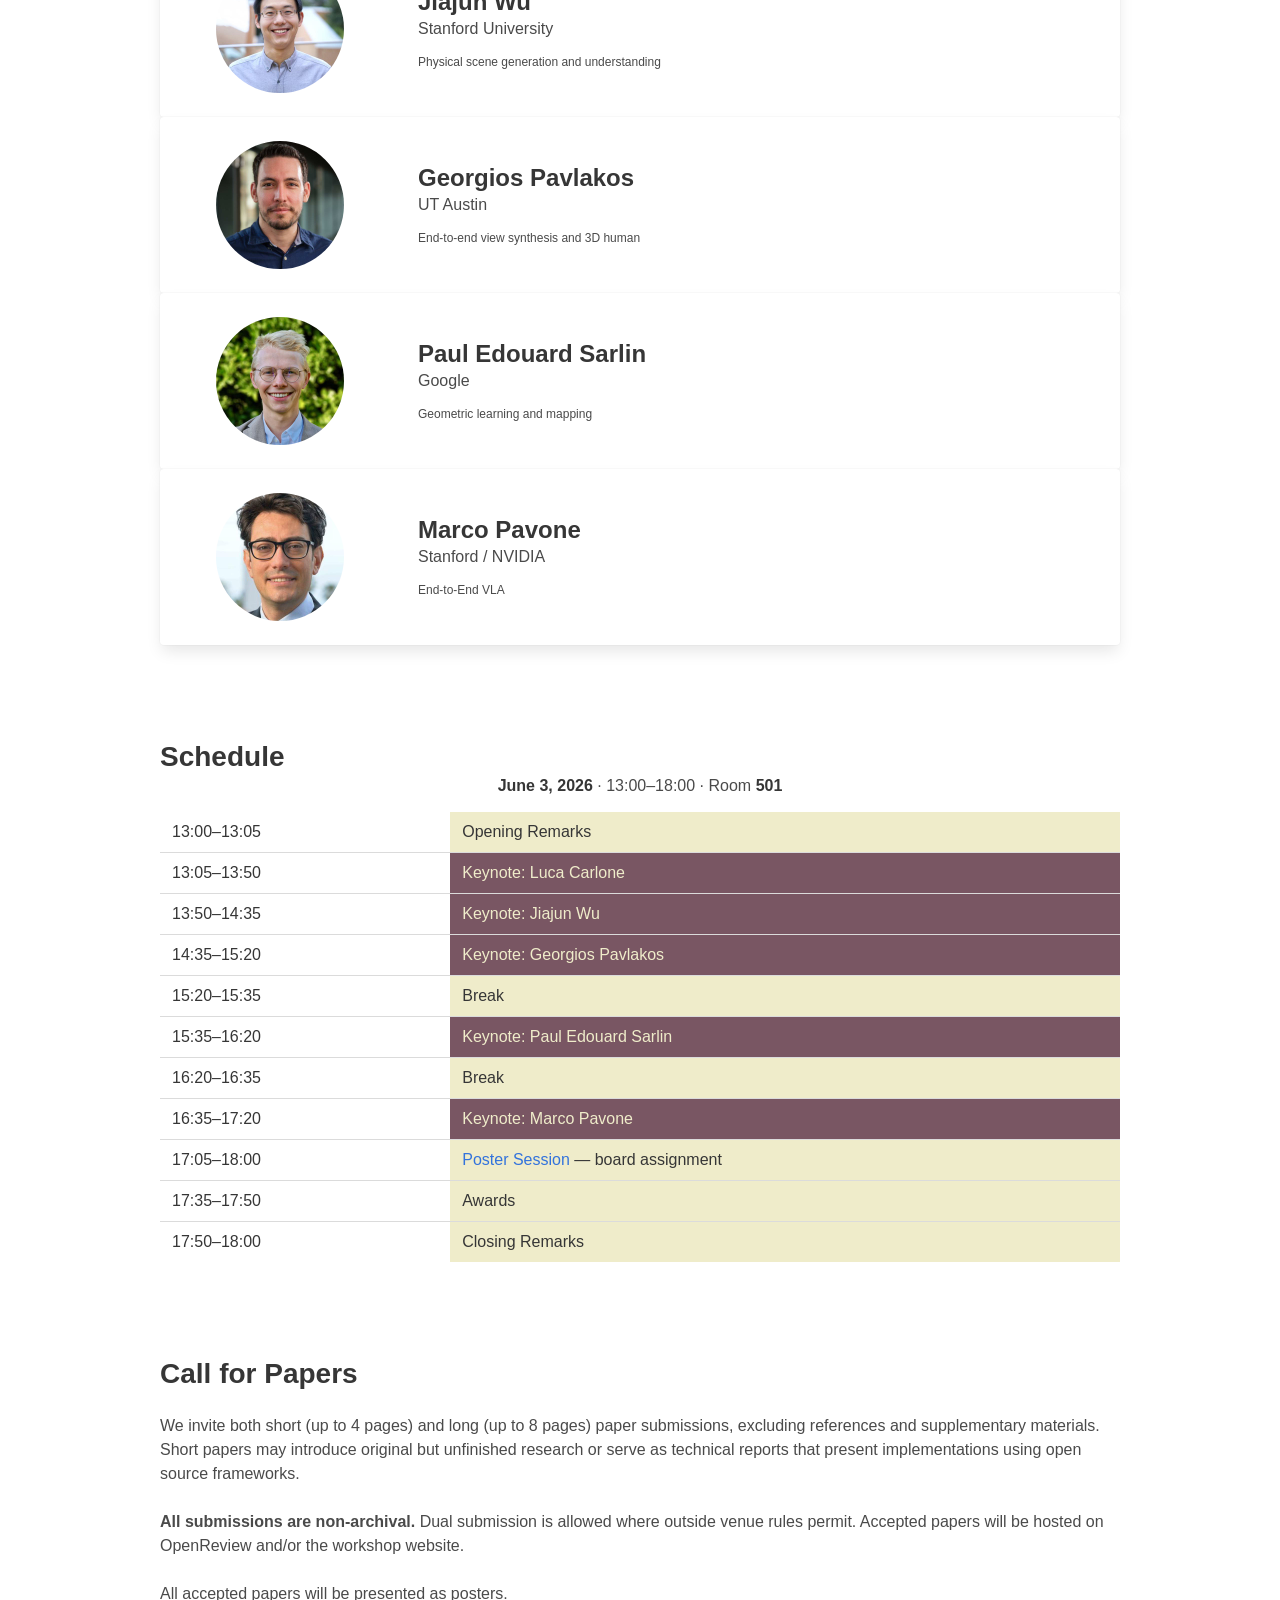
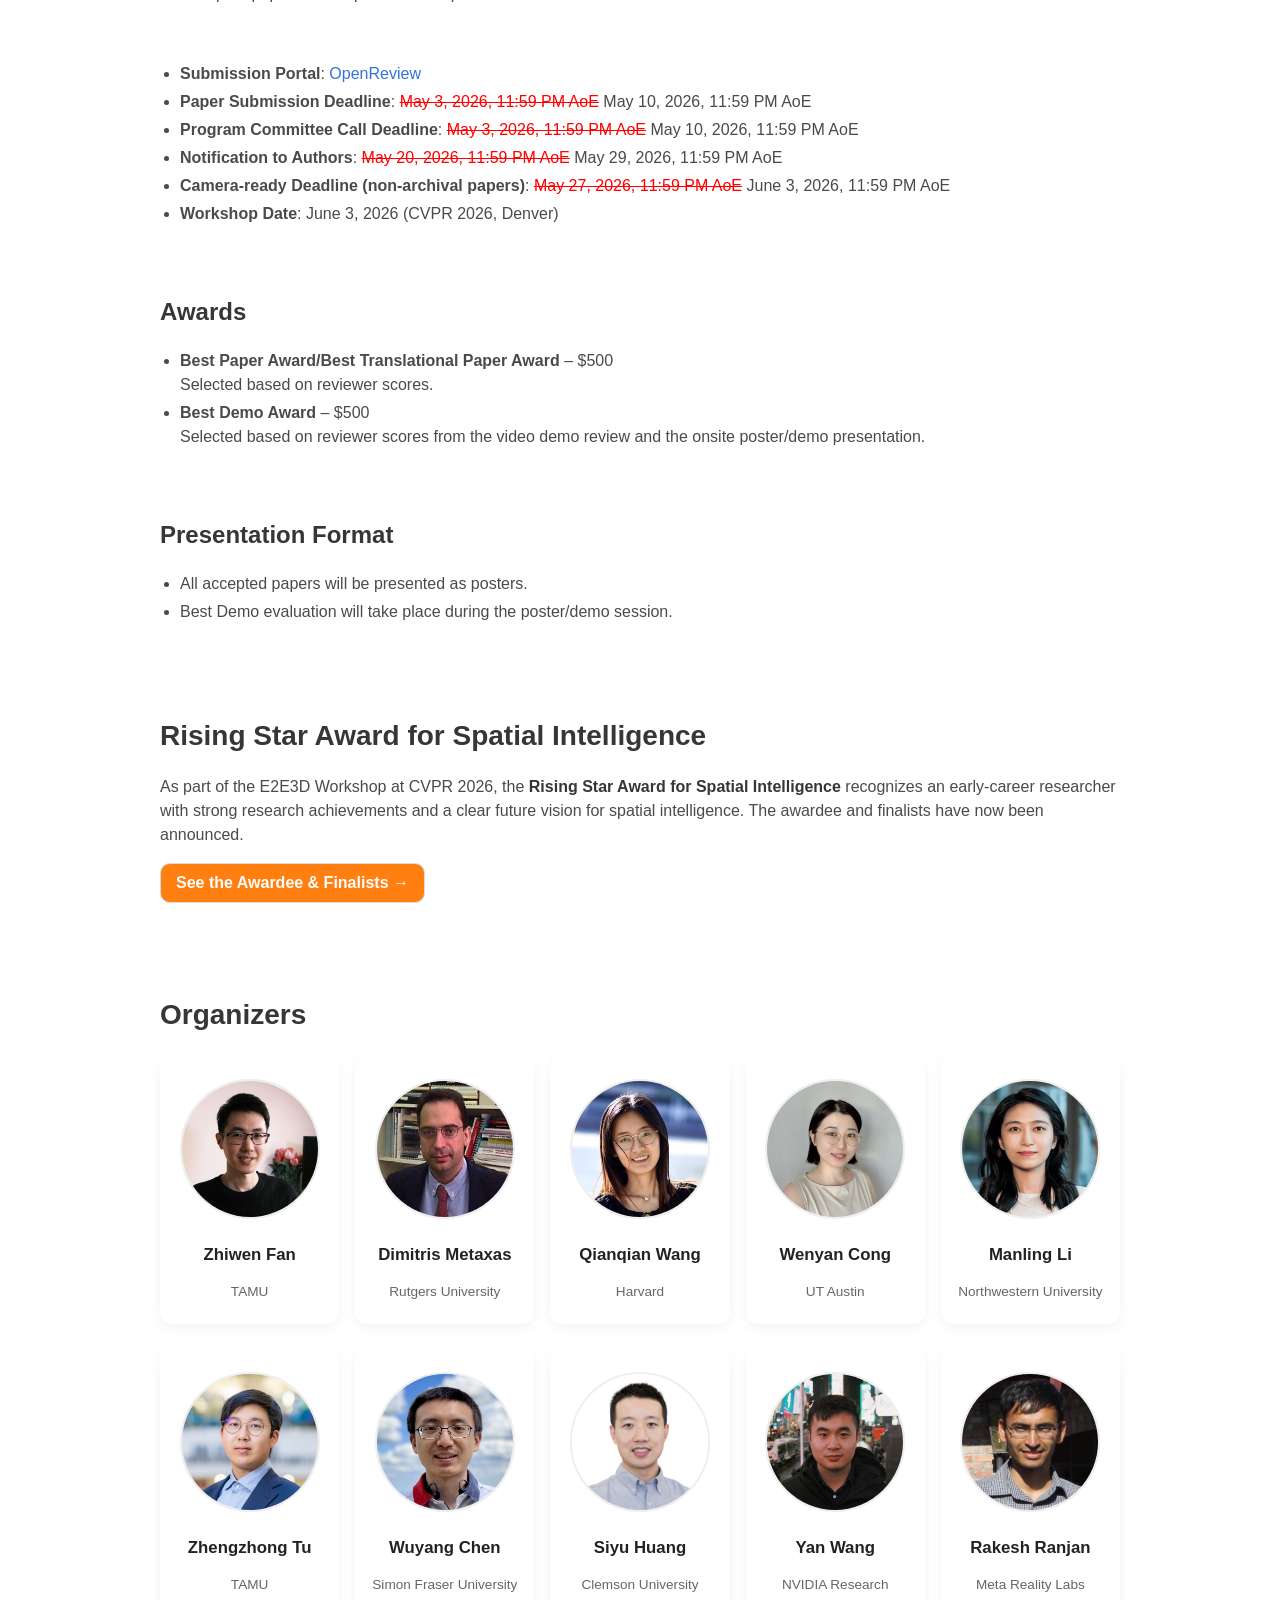
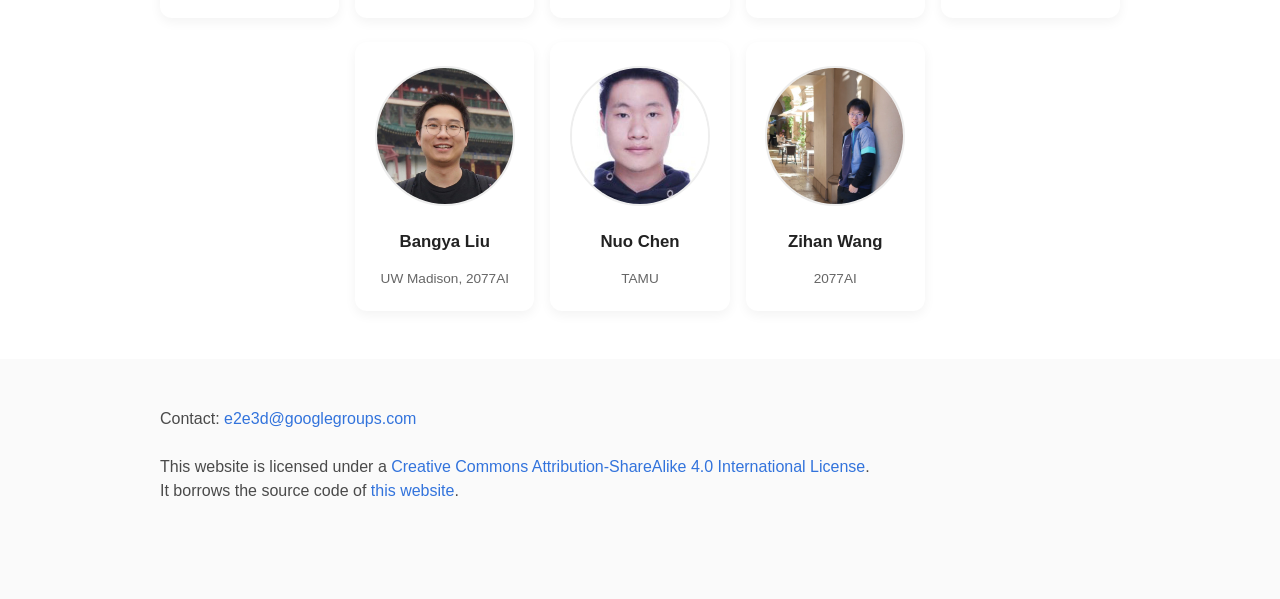
<file: archive/cvpr2026/index.html>
<!DOCTYPE html>
<!-- saved from url=(0033)https://3d-in-the-wild.github.io/ -->
<html class="fontawesome-i2svg-active fontawesome-i2svg-complete"><head><meta http-equiv="Content-Type" content="text/html; charset=UTF-8">

<meta name="description" content="End-to-End 3D Learning">
<meta name="keywords" content="End-to-End 3D">
<meta name="viewport" content="width=device-width, initial-scale=1">
<title>E2E3D at CVPR 2026 — Archive</title>

<style type="text/css">svg:not(:root).svg-inline--fa{overflow:visible}.svg-inline--fa{display:inline-block;font-size:inherit;height:1em;overflow:visible;vertical-align:-.125em}.svg-inline--fa.fa-lg{vertical-align:-.225em}.svg-inline--fa.fa-w-1{width:.0625em}.svg-inline--fa.fa-w-2{width:.125em}.svg-inline--fa.fa-w-3{width:.1875em}.svg-inline--fa.fa-w-4{width:.25em}.svg-inline--fa.fa-w-5{width:.3125em}.svg-inline--fa.fa-w-6{width:.375em}.svg-inline--fa.fa-w-7{width:.4375em}.svg-inline--fa.fa-w-8{width:.5em}.svg-inline--fa.fa-w-9{width:.5625em}.svg-inline--fa.fa-w-10{width:.625em}.svg-inline--fa.fa-w-11{width:.6875em}.svg-inline--fa.fa-w-12{width:.75em}.svg-inline--fa.fa-w-13{width:.8125em}.svg-inline--fa.fa-w-14{width:.875em}.svg-inline--fa.fa-w-15{width:.9375em}.svg-inline--fa.fa-w-16{width:1em}.svg-inline--fa.fa-w-17{width:1.0625em}.svg-inline--fa.fa-w-18{width:1.125em}.svg-inline--fa.fa-w-19{width:1.1875em}.svg-inline--fa.fa-w-20{width:1.25em}.svg-inline--fa.fa-pull-left{margin-right:.3em;width:auto}.svg-inline--fa.fa-pull-right{margin-left:.3em;width:auto}.svg-inline--fa.fa-border{height:1.5em}.svg-inline--fa.fa-li{width:2em}.svg-inline--fa.fa-fw{width:1.25em}.fa-layers svg.svg-inline--fa{bottom:0;left:0;margin:auto;position:absolute;right:0;top:0}.fa-layers{display:inline-block;height:1em;position:relative;text-align:center;vertical-align:-.125em;width:1em}.fa-layers svg.svg-inline--fa{-webkit-transform-origin:center center;transform-origin:center center}.fa-layers-counter,.fa-layers-text{display:inline-block;position:absolute;text-align:center}.fa-layers-text{left:50%;top:50%;-webkit-transform:translate(-50%,-50%);transform:translate(-50%,-50%);-webkit-transform-origin:center center;transform-origin:center center}.fa-layers-counter{background-color:#ff253a;border-radius:1em;-webkit-box-sizing:border-box;box-sizing:border-box;color:#fff;height:1.5em;line-height:1;max-width:5em;min-width:1.5em;overflow:hidden;padding:.25em;right:0;text-overflow:ellipsis;top:0;-webkit-transform:scale(.25);transform:scale(.25);-webkit-transform-origin:top right;transform-origin:top right}.fa-layers-bottom-right{bottom:0;right:0;top:auto;-webkit-transform:scale(.25);transform:scale(.25);-webkit-transform-origin:bottom right;transform-origin:bottom right}.fa-layers-bottom-left{bottom:0;left:0;right:auto;top:auto;-webkit-transform:scale(.25);transform:scale(.25);-webkit-transform-origin:bottom left;transform-origin:bottom left}.fa-layers-top-right{right:0;top:0;-webkit-transform:scale(.25);transform:scale(.25);-webkit-transform-origin:top right;transform-origin:top right}.fa-layers-top-left{left:0;right:auto;top:0;-webkit-transform:scale(.25);transform:scale(.25);-webkit-transform-origin:top left;transform-origin:top left}.fa-lg{font-size:1.3333333333em;line-height:.75em;vertical-align:-.0667em}.fa-xs{font-size:.75em}.fa-sm{font-size:.875em}.fa-1x{font-size:1em}.fa-2x{font-size:2em}.fa-3x{font-size:3em}.fa-4x{font-size:4em}.fa-5x{font-size:5em}.fa-6x{font-size:6em}.fa-7x{font-size:7em}.fa-8x{font-size:8em}.fa-9x{font-size:9em}.fa-10x{font-size:10em}.fa-fw{text-align:center;width:1.25em}.fa-ul{list-style-type:none;margin-left:2.5em;padding-left:0}.fa-ul>li{position:relative}.fa-li{left:-2em;position:absolute;text-align:center;width:2em;line-height:inherit}.fa-border{border:solid .08em #eee;border-radius:.1em;padding:.2em .25em .15em}.fa-pull-left{float:left}.fa-pull-right{float:right}.fa.fa-pull-left,.fab.fa-pull-left,.fal.fa-pull-left,.far.fa-pull-left,.fas.fa-pull-left{margin-right:.3em}.fa.fa-pull-right,.fab.fa-pull-right,.fal.fa-pull-right,.far.fa-pull-right,.fas.fa-pull-right{margin-left:.3em}.fa-spin{-webkit-animation:fa-spin 2s infinite linear;animation:fa-spin 2s infinite linear}.fa-pulse{-webkit-animation:fa-spin 1s infinite steps(8);animation:fa-spin 1s infinite steps(8)}@-webkit-keyframes fa-spin{0%{-webkit-transform:rotate(0);transform:rotate(0)}100%{-webkit-transform:rotate(360deg);transform:rotate(360deg)}}@keyframes fa-spin{0%{-webkit-transform:rotate(0);transform:rotate(0)}100%{-webkit-transform:rotate(360deg);transform:rotate(360deg)}}.fa-rotate-90{-webkit-transform:rotate(90deg);transform:rotate(90deg)}.fa-rotate-180{-webkit-transform:rotate(180deg);transform:rotate(180deg)}.fa-rotate-270{-webkit-transform:rotate(270deg);transform:rotate(270deg)}.fa-flip-horizontal{-webkit-transform:scale(-1,1);transform:scale(-1,1)}.fa-flip-vertical{-webkit-transform:scale(1,-1);transform:scale(1,-1)}.fa-flip-both,.fa-flip-horizontal.fa-flip-vertical{-webkit-transform:scale(-1,-1);transform:scale(-1,-1)}:root .fa-flip-both,:root .fa-flip-horizontal,:root .fa-flip-vertical,:root .fa-rotate-180,:root .fa-rotate-270,:root .fa-rotate-90{-webkit-filter:none;filter:none}.fa-stack{display:inline-block;height:2em;position:relative;width:2.5em}.fa-stack-1x,.fa-stack-2x{bottom:0;left:0;margin:auto;position:absolute;right:0;top:0}.svg-inline--fa.fa-stack-1x{height:1em;width:1.25em}.svg-inline--fa.fa-stack-2x{height:2em;width:2.5em}.fa-inverse{color:#fff}.sr-only{border:0;clip:rect(0,0,0,0);height:1px;margin:-1px;overflow:hidden;padding:0;position:absolute;width:1px}.sr-only-focusable:active,.sr-only-focusable:focus{clip:auto;height:auto;margin:0;overflow:visible;position:static;width:auto}.svg-inline--fa .fa-primary{fill:var(--fa-primary-color,currentColor);opacity:1;opacity:var(--fa-primary-opacity,1)}.svg-inline--fa .fa-secondary{fill:var(--fa-secondary-color,currentColor);opacity:.4;opacity:var(--fa-secondary-opacity,.4)}.svg-inline--fa.fa-swap-opacity .fa-primary{opacity:.4;opacity:var(--fa-secondary-opacity,.4)}.svg-inline--fa.fa-swap-opacity .fa-secondary{opacity:1;opacity:var(--fa-primary-opacity,1)}.svg-inline--fa mask .fa-primary,.svg-inline--fa mask .fa-secondary{fill:#000}.fad.fa-inverse{color:#fff}</style><style type="text/css">svg:not(:root).svg-inline--fa{overflow:visible}.svg-inline--fa{display:inline-block;font-size:inherit;height:1em;overflow:visible;vertical-align:-.125em}.svg-inline--fa.fa-lg{vertical-align:-.225em}.svg-inline--fa.fa-w-1{width:.0625em}.svg-inline--fa.fa-w-2{width:.125em}.svg-inline--fa.fa-w-3{width:.1875em}.svg-inline--fa.fa-w-4{width:.25em}.svg-inline--fa.fa-w-5{width:.3125em}.svg-inline--fa.fa-w-6{width:.375em}.svg-inline--fa.fa-w-7{width:.4375em}.svg-inline--fa.fa-w-8{width:.5em}.svg-inline--fa.fa-w-9{width:.5625em}.svg-inline--fa.fa-w-10{width:.625em}.svg-inline--fa.fa-w-11{width:.6875em}.svg-inline--fa.fa-w-12{width:.75em}.svg-inline--fa.fa-w-13{width:.8125em}.svg-inline--fa.fa-w-14{width:.875em}.svg-inline--fa.fa-w-15{width:.9375em}.svg-inline--fa.fa-w-16{width:1em}.svg-inline--fa.fa-w-17{width:1.0625em}.svg-inline--fa.fa-w-18{width:1.125em}.svg-inline--fa.fa-w-19{width:1.1875em}.svg-inline--fa.fa-w-20{width:1.25em}.svg-inline--fa.fa-pull-left{margin-right:.3em;width:auto}.svg-inline--fa.fa-pull-right{margin-left:.3em;width:auto}.svg-inline--fa.fa-border{height:1.5em}.svg-inline--fa.fa-li{width:2em}.svg-inline--fa.fa-fw{width:1.25em}.fa-layers svg.svg-inline--fa{bottom:0;left:0;margin:auto;position:absolute;right:0;top:0}.fa-layers{display:inline-block;height:1em;position:relative;text-align:center;vertical-align:-.125em;width:1em}.fa-layers svg.svg-inline--fa{-webkit-transform-origin:center center;transform-origin:center center}.fa-layers-counter,.fa-layers-text{display:inline-block;position:absolute;text-align:center}.fa-layers-text{left:50%;top:50%;-webkit-transform:translate(-50%,-50%);transform:translate(-50%,-50%);-webkit-transform-origin:center center;transform-origin:center center}.fa-layers-counter{background-color:#ff253a;border-radius:1em;-webkit-box-sizing:border-box;box-sizing:border-box;color:#fff;height:1.5em;line-height:1;max-width:5em;min-width:1.5em;overflow:hidden;padding:.25em;right:0;text-overflow:ellipsis;top:0;-webkit-transform:scale(.25);transform:scale(.25);-webkit-transform-origin:top right;transform-origin:top right}.fa-layers-bottom-right{bottom:0;right:0;top:auto;-webkit-transform:scale(.25);transform:scale(.25);-webkit-transform-origin:bottom right;transform-origin:bottom right}.fa-layers-bottom-left{bottom:0;left:0;right:auto;top:auto;-webkit-transform:scale(.25);transform:scale(.25);-webkit-transform-origin:bottom left;transform-origin:bottom left}.fa-layers-top-right{right:0;top:0;-webkit-transform:scale(.25);transform:scale(.25);-webkit-transform-origin:top right;transform-origin:top right}.fa-layers-top-left{left:0;right:auto;top:0;-webkit-transform:scale(.25);transform:scale(.25);-webkit-transform-origin:top left;transform-origin:top left}.fa-lg{font-size:1.3333333333em;line-height:.75em;vertical-align:-.0667em}.fa-xs{font-size:.75em}.fa-sm{font-size:.875em}.fa-1x{font-size:1em}.fa-2x{font-size:2em}.fa-3x{font-size:3em}.fa-4x{font-size:4em}.fa-5x{font-size:5em}.fa-6x{font-size:6em}.fa-7x{font-size:7em}.fa-8x{font-size:8em}.fa-9x{font-size:9em}.fa-10x{font-size:10em}.fa-fw{text-align:center;width:1.25em}.fa-ul{list-style-type:none;margin-left:2.5em;padding-left:0}.fa-ul>li{position:relative}.fa-li{left:-2em;position:absolute;text-align:center;width:2em;line-height:inherit}.fa-border{border:solid .08em #eee;border-radius:.1em;padding:.2em .25em .15em}.fa-pull-left{float:left}.fa-pull-right{float:right}.fa.fa-pull-left,.fab.fa-pull-left,.fal.fa-pull-left,.far.fa-pull-left,.fas.fa-pull-left{margin-right:.3em}.fa.fa-pull-right,.fab.fa-pull-right,.fal.fa-pull-right,.far.fa-pull-right,.fas.fa-pull-right{margin-left:.3em}.fa-spin{-webkit-animation:fa-spin 2s infinite linear;animation:fa-spin 2s infinite linear}.fa-pulse{-webkit-animation:fa-spin 1s infinite steps(8);animation:fa-spin 1s infinite steps(8)}@-webkit-keyframes fa-spin{0%{-webkit-transform:rotate(0);transform:rotate(0)}100%{-webkit-transform:rotate(360deg);transform:rotate(360deg)}}@keyframes fa-spin{0%{-webkit-transform:rotate(0);transform:rotate(0)}100%{-webkit-transform:rotate(360deg);transform:rotate(360deg)}}.fa-rotate-90{-webkit-transform:rotate(90deg);transform:rotate(90deg)}.fa-rotate-180{-webkit-transform:rotate(180deg);transform:rotate(180deg)}.fa-rotate-270{-webkit-transform:rotate(270deg);transform:rotate(270deg)}.fa-flip-horizontal{-webkit-transform:scale(-1,1);transform:scale(-1,1)}.fa-flip-vertical{-webkit-transform:scale(1,-1);transform:scale(1,-1)}.fa-flip-both,.fa-flip-horizontal.fa-flip-vertical{-webkit-transform:scale(-1,-1);transform:scale(-1,-1)}:root .fa-flip-both,:root .fa-flip-horizontal,:root .fa-flip-vertical,:root .fa-rotate-180,:root .fa-rotate-270,:root .fa-rotate-90{-webkit-filter:none;filter:none}.fa-stack{display:inline-block;height:2em;position:relative;width:2.5em}.fa-stack-1x,.fa-stack-2x{bottom:0;left:0;margin:auto;position:absolute;right:0;top:0}.svg-inline--fa.fa-stack-1x{height:1em;width:1.25em}.svg-inline--fa.fa-stack-2x{height:2em;width:2.5em}.fa-inverse{color:#fff}.sr-only{border:0;clip:rect(0,0,0,0);height:1px;margin:-1px;overflow:hidden;padding:0;position:absolute;width:1px}.sr-only-focusable:active,.sr-only-focusable:focus{clip:auto;height:auto;margin:0;overflow:visible;position:static;width:auto}.svg-inline--fa .fa-primary{fill:var(--fa-primary-color,currentColor);opacity:1;opacity:var(--fa-primary-opacity,1)}.svg-inline--fa .fa-secondary{fill:var(--fa-secondary-color,currentColor);opacity:.4;opacity:var(--fa-secondary-opacity,.4)}.svg-inline--fa.fa-swap-opacity .fa-primary{opacity:.4;opacity:var(--fa-secondary-opacity,.4)}.svg-inline--fa.fa-swap-opacity .fa-secondary{opacity:1;opacity:var(--fa-primary-opacity,1)}.svg-inline--fa mask .fa-primary,.svg-inline--fa mask .fa-secondary{fill:#000}.fad.fa-inverse{color:#fff}</style><link href="../../data/css" rel="stylesheet">

<link rel="stylesheet" href="../../data/bulma.min.css">
<link rel="stylesheet" href="../../data/fontawesome.all.min.css">
<link rel="stylesheet" href="../../data/academicons.min.css">
<link rel="stylesheet" href="../../data/index.css">
<link rel="icon" href="https://opensun3d.github.io/static/images/favicon.svg">

<script src="../../data/jquery.min.js"></script>
<script defer="" src="../../data/fontawesome.all.min.js"></script>

<style>
  .page-header1 {
    position: relative;
    background-image: url('../../data/CVPR_Denver_2026.jpg');
    background-repeat: no-repeat;
    background-size: cover;
    background-position: center;
    padding-bottom: 1rem;
  }

  .page-header1::before {
    content: "";
    position: absolute;
    top: 0;
    left: 0;
    width: 100%;
    height: 100%;
    background: rgba(0, 0, 0, 0.5); /* Adjust transparency */
  }

  .hero-body {
    position: relative;
    z-index: 1;
  }

  .publication-title {
    color: #FF4500; /* Gold for emphasis */
    font-weight: bold;
    text-shadow: 2px 2px 5px rgba(0, 0, 0, 0.7);
  }

  .rcorners1 {
    border-radius: 10px;
    background: #ffffffd0;
    padding: 5px;
    font-size: 120%;
    color: #e47d0f;
  }

  .button {
    border-radius: 10px;
    background: #ffffffd0;
    padding: 5px 15px 5px 15px;
  }

  .dropdown {
    position: relative;
    display: inline-block;
  }

  .dropdown-content {
    display: none;
    position: absolute;
    /* background-color: #f9f9f9; */
    min-width: 140px;
    box-shadow: 0px 8px 16px 0px rgba(0, 0, 0, 0.2);
    padding: 5px 15px 5px 15px;
    z-index: 1;
  }

  .dropdown:hover .dropdown-content {
    display: block;
  }
</style>
<style data-styled="active" data-styled-version="5.0.1"></style><style type="text/css">/* Copyright 2014-present Evernote Corporation. All rights reserved. */
@keyframes caretBlink {
    from { opacity: 1.0; }
    to { opacity: 0.0; }
}

@keyframes rotateSpinner {
    from {
        transform:rotate(0deg);
    }
    to {
        transform:rotate(360deg);
    }
}

#text-tool-caret {
    animation-name: caretBlink;
    animation-iteration-count: infinite;
    animation-timing-function: cubic-bezier(1.0,0,0,1.0);
    animation-duration: 1s;
}

#en-markup-loading-spinner {
    position: absolute;
    top: calc(50% - 16px);
    left: calc(50% - 16px);
    width: 32px;
    height: 32px;
}

#en-markup-loading-spinner img {
    position: relative;
    top: 0px;
    left: 0px;
    animation-name: rotateSpinner;
    animation-duration: 0.6s;
    animation-iteration-count: infinite;
    animation-timing-function: linear;
}
</style><style type="text/css">/* Copyright 2014-present Evernote Corporation. All rights reserved. */
.skitchToastBoxContainer {
    position: absolute;
    width: 100%;
    text-align: center;
    top: 30px;
    -webkit-user-select: none;
    -moz-user-select: none;
    pointer-events: none;
}

.skitchToastBox {
    width: 200px;
    height: 16px;
    padding: 12px;
    background-color: rgba(47, 55, 61, 0.95);
    border-radius: 4px;
    color: white;
    cursor: default;
    font-size: 10pt;
    text-shadow: 1px 1px 2px rgba(0, 0, 0, 0.32);
    font-family: 'Soleil', Helvetica, Arial, sans-serif;
    border: 2px rgba(255, 255, 255, 0.38) solid;
}

.lang-zh-cn .skitchToastBox {
    font-family: '微软雅黑', 'Microsoft YaHei', SimSun,
        '&#x30E1;&#x30A4;&#x30EA;&#x30AA;', Meiryo, 'MS PGothic', 'Soleil',
        Helvetica, Arial, sans-serif;
}

.lang-ja-jp .skitchToastBox {
    font-family: '&#x30E1;&#x30A4;&#x30EA;&#x30AA;', Meiryo, 'MS PGothic',
        '微软雅黑', 'Microsoft YaHei', SimSun, 'Soleil', Helvetica, Arial,
        sans-serif;
}

.skitchToast {
    padding-left: 20px;
    padding-right: 20px;
    display: inline-block;
    height: 10px;
    color: #f1f5f8;
    text-align: center;
}

.skitchVisible {
    /* Don't remove this class it's a hack used by the Evernote Clipper */
}
</style><style type="text/css">/* Copyright 2014-present Evernote Corporation. All rights reserved. */

@font-face {
	font-family: 'Soleil';
	font-weight: normal;
	font-style: normal;
}
</style><style type="text/css">/* Copyright 2019-present Evernote Corporation. All rights reserved. */

#en-markup-disabled {
    position: fixed;
    z-index: 9999;
    width: 100%;
    height: 100%;
    top: 0px;
    left: 0px;
    cursor: default;
    -webkit-user-select: none;
}

#en-markup-alert-container {
    position: absolute;
    z-index: 9999;
    width: 450px;
    left: calc(50% - 225px);
    top: calc(50% - 85px);
    background-color: white;
    box-shadow: 0 2px 7px 1px rgba(0,0,0,0.35);
    -webkit-user-select: none;
}

#en-markup-alert-container .cell-1 {
    position: relative;
    height: 110px;
    width: 105px;
    float: left;
    text-align: center;
    background-position: 65% 50%;
    background-repeat: no-repeat;
}

#en-markup-alert-container .cell-2 {
    position: relative;
    float: left;
    width: 345px;
    margin-top: 29px;
    margin-bottom: 20px;
}

#en-markup-alert-container .cell-2 .cell-2-title {
    margin-bottom: 5px;
    padding-right: 30px;
    font-size: 12pt;
    font-family: Tahoma, Arial;
}

#en-markup-alert-container .cell-2 .cell-2-message {
    padding-right: 30px;
    font-size: 9.5pt;
    font-family: Tahoma, Arial;
}

#en-markup-alert-container .cell-3 {
    position: relative;
    width: 450px;
    height: 60px;
    float: left;
    background-color: rgb(240,240,240);
}

#en-markup-alert-container .cell-3 button {
    position: absolute;
    top: 12px;
    right: 15px;
    width: 110px;
    height: 36px;
}

#en-markup-alert-container .cell-3 button.alt-button {
    position: absolute;
    top: 12px;
    right: 140px;
    width: 110px;
    height: 36px;
}

/* Modern, clean style for organizers */
.organizer-card {
  background: #fff;
  border-radius: 12px;
  padding: 1.5rem 1rem;
  box-shadow: 0 4px 12px rgba(0, 0, 0, 0.05);
  transition: all 0.25s ease-in-out;
}

.organizer-card:hover {
  transform: translateY(-4px);
  box-shadow: 0 8px 20px rgba(0, 0, 0, 0.12);
}

.organizer-photo {
  width: 140px;
  height: 140px;
  border-radius: 50%;
  object-fit: cover;
  margin-bottom: 1rem;
  border: 2px solid #eee;
}

.organizer-name {
  font-weight: 600;
  font-size: 1.05rem;
  color: #222;
  margin-bottom: 0.25rem;
}

.organizer-affiliation {
  font-size: 0.85rem;
  color: #666;
  line-height: 1.2;
}

@media screen and (max-width: 1024px) {
  .organizer-photo {
    width: 120px;
    height: 120px;
  }
}

@media screen and (max-width: 768px) {
  .organizer-photo {
    width: 100px;
    height: 100px;
  }
  .organizer-name {
    font-size: 1rem;
  }
  .organizer-affiliation {
    font-size: 0.8rem;
  }
}
</style></head>

<body data-new-gr-c-s-check-loaded="14.1065.0" data-gr-ext-installed="">
<aside aria-label="Archived edition" style="padding:12px 20px;background:#fff3df;color:#48331c;text-align:center;font-family:Arial,sans-serif;">
  <strong>CVPR 2026 archive.</strong> Dates, programs, and application links below belong to the 2026 edition.
  <a href="../../cvpr2027/" style="text-decoration:underline;margin-left:8px;">Visit CVPR 2027</a>
  <a href="../" style="text-decoration:underline;margin-left:8px;">All editions</a>
</aside>

  <section class="hero page-header1">
    <div class="hero-body">
      <div class="container is-max-desktop">
        <div class="columns is-centered">
          <div class="column has-text-centered">
            <h1 class="title is-1 publication-title" style="color:#FF7F11 ">End-to-End 3D Learning<br></h1>
            <h2 class="title is-5 " style="color:#EFECCA;">
              <strong>in conjunction with CVPR 2026, Denver, CO </strong>
              <br><br>
              <strong>June 3, 2026 · 13:00–18:00 · Room 501</strong>
            </h2>
          </div>
        </div>
      </div>
    </div>

      <h2 class="subtitle has-text-centered">
          <a href="#motivation" class="button">Abstract</a>
          <a href="#news" class="button">News</a>
          <a href="#speakers" class="button">Speakers</a>
          <a href="#schedule" class="button">Schedule</a>
          <a href="./poster.html" class="button">Posters</a>
          <a href="#dates" class="button">Call for Papers</a>
          <span class="dropdown" style="margin-left: .25rem;">
            <a class="button">Rising Star Award ▾</a>
            <div class="dropdown-content box">
              <p><a class="dropdown-item" href="#rising-star-award">Intro</a></p>
              <p><a class="dropdown-item" href="./rising_star.html">Application</a></p>
            </div>
          </span>
          <!-- <a href="#papers" class="button">Accepted Papers</a> -->
          <a href="#organizers" class="button">Organizers</a>
        <!-- <a href="#reviewers" class="button">Program Committee</a> -->

        <!-- 新增：Venue 下拉菜单 -->
        <span class="dropdown" style="margin-left: .25rem;">
          <a class="button">Archive ▾</a>
          <div class="dropdown-content box">
            <!-- Current edition and historical editions -->
            <p><a class="dropdown-item" href="../../cvpr2027/">CVPR 2027 (current)</a></p>
            <p><a class="dropdown-item" href="./">CVPR 2026 (archive)</a></p>
            <!-- 历史站点：ICCV 2025 子路径 -->
            <p><a class="dropdown-item" href="../../iccv2025/">ICCV 2025 (archive)</a></p>
          </div>
        </span>
      </h2>
    </div>
  </section>

<section class="section" id="motivation">
    <div class="container is-max-desktop content">
      <h2 class="title">Abstract</h2>
      <div class="content has-text-justified">
        <p>
          <strong>Overview:</strong> Large 2D vision and multimodal models have shown how to learn from both supervised and unannotated data and transfer across tasks. These lessons point to a clear path for 3D spatial tasks. Yet many 3D related systems still rely on long, brittle pipelines (e.g., COLMAP) that are hard to scale and slow to adapt.
This workshop focuses on end-to-end 3D learning (E2E3D): a single trainable system that maps raw images or video to complete 3D representations, then supports downstream tasks that run in real time and scale with large datasets. Our goal is practical impact in robotics, extended reality, and scientific imaging.
Topics include architectures that map from pixels to 3D without hand-tuned steps; cross-modal training; data engines that mine in-the-wild video at scale; tight integration with end-to-end planning and control; efficient deployment on edge devices and robots; and methods for scientific imaging, from protein structure to cellular microscopy. By unifying modeling, inference, and optimization in one data-driven approach, the E2E3D workshop aims to set a clear path for next-generation spatial intelligence systems.        </p>

        <h3><strong>Focus of the Workshop:</strong></h3>
        <ul>
          <p><strong>Modeling and learning.</strong>
          E2E3D studies unified architectures that map pixels to 3D with minimal postprocessing;
          pretraining that embeds geometric priors such as scale, viewpoint, and occlusion;
          world models and vision-language-action models that use spatial memory to handle spatial-temporal dynamics;
          and differentiable rendering and physics that provide gradients for shape, appearance, and motion.</p>

          <p><strong>Data and pretraining.</strong>
          E2E3D focuses on open scale data sources, including long video, multi-view, and multi-sensor logs for robust 3D pretraining;
          cross modal alignment that uses 2D and image-text corpora to ground language and action;
          auto annotation with quality control and reproducible protocols;
          and data governance covering licensing, privacy, and safety for 3D assets.</p>

          <p><strong>Systems, evaluation, and impact.</strong>
          E2E3D emphasizes real time and edge deployment on robots and mobile devices;
          holistic metrics that report accuracy, latency, memory, and energy;
          robustness and safety for open world generalization and failure analysis;
          and applications in autonomous driving, XR, industrial and scientific imaging, and mapping.</p>

        </ul>
      </div>
    </div>
  </section>


  <section class="section" id="news">
    <div class="container is-max-desktop content">
      <h2 class="title">News</h2>
      <div class="content has-text-justified">
        <ul>
          <li>
            One <strong style="color: red;">Best Paper Award/Best Translational Paper Award</strong> and
            one <strong style="color: red;">Best Demo Award</strong> will be announced during the event, each with a <strong style="color: red;">$500 cash prize</strong>.
            Gifts will be given to onsite attendees.
          </li>
          <li>
            All submissions must follow the <strong>CVPR 2026 LaTeX template</strong> format. Please refer to the official
            <a href="https://cvpr.thecvf.com/Conferences/2026/AuthorGuidelines" target="_blank">CVPR 2026 Author Guidelines</a>
            for detailed formatting instructions.
          </li>
        </ul>
      </div>
    </div>
  </section>

  <section class="section" id="speakers" style="margin-top:-50px">
    <div class="container is-max-desktop content">
      <h2 class="title" id="speakers">Invited Speakers</h2>

      <a href="https://lucacarlone.mit.edu/" target="_blank">
        <div class="card">
          <div class="card-content">
            <div class="columns is-vcentered">
              <div class="column is-one-quarter">
                <figure class="image is-128x128">
                  <img class="is-rounded" src="../../data/Luca Carlone.png">
                </figure>
              </div>
              <div class="column">
                <p class="title is-4">Luca Carlone</p>
                <p class="subtitle is-6">MIT</p>
                <p class="subtitle is-7">SLAM, robotic perception</p>
              </div>
            </div>
          </div>
        </div>
      </a>



      <a href="https://jiajunwu.com/" target="_blank">
        <div class="card">
          <div class="card-content">
            <div class="columns is-vcentered">
              <div class="column is-one-quarter">
                <figure class="image is-128x128">
                  <img class="is-rounded" src="../../data/jiajun wu.jpg">
                </figure>
              </div>
              <div class="column">
                <p class="title is-4">Jiajun Wu</p>
                <p class="subtitle is-6">Stanford University</p>
                <p class="subtitle is-7">Physical scene generation and understanding</p>
              </div>
            </div>
          </div>
        </div>
      </a>

      <a href="https://geopavlakos.github.io/" target="_blank">
        <div class="card">
          <div class="card-content">
            <div class="columns is-vcentered">
              <div class="column is-one-quarter">
                <figure class="image is-128x128">
                  <img class="is-rounded" src="../../data/Georgios Pavlakos.jpg">
                </figure>
              </div>
              <div class="column">
                <p class="title is-4">Georgios Pavlakos</p>
                <p class="subtitle is-6">UT Austin</p>
                <p class="subtitle is-7">End-to-end view synthesis and 3D human</p>
              </div>
            </div>
          </div>
        </div>
      </a>

      <a href="https://psarlin.com/" target="_blank">
        <div class="card">
          <div class="card-content">
            <div class="columns is-vcentered">
              <div class="column is-one-quarter">
                <figure class="image is-128x128">
                  <img class="is-rounded" src="../../data/Paul Edouard Sarlin.jpg">
                </figure>
              </div>
              <div class="column">
                <p class="title is-4">Paul Edouard Sarlin</p>
                <p class="subtitle is-6">Google</p>
                <p class="subtitle is-7">Geometric learning and mapping</p>
              </div>
            </div>
          </div>
        </div>
      </a>

      <a href="https://web.stanford.edu/~pavone/index.html" target="_blank">
        <div class="card">
          <div class="card-content">
            <div class="columns is-vcentered">
              <div class="column is-one-quarter">
                <figure class="image is-128x128">
                  <img class="is-rounded" src="../../data/Marco Pavone.jpg">
                </figure>
              </div>
              <div class="column">
                <p class="title is-4">Marco Pavone</p>
                <p class="subtitle is-6">Stanford / NVIDIA</p>
                <p class="subtitle is-7">End-to-End VLA</p>
              </div>
            </div>
          </div>
        </div>
      </a>

<!--
      <a href="https://www.linkedin.com/in/rakesh-r-3848538/" target="_blank">
        <div class="card">
          <div class="card-content">
            <div class="columns is-vcentered">
              <div class="column is-one-quarter">
                <figure class="image is-128x128">
                  <img class="is-rounded" src="../../data/Rakesh Ranjan.jpeg">
                </figure>
              </div>
              <div class="column">
                <p class="title is-4">Rakesh Ranjan</p>
                <p class="subtitle is-6">Meta Reality Labs</p>
                <p class="subtitle is-7">Large-scale 3D models for the Metaverse</p>
              </div>
            </div>
          </div>
        </div>
      </a> -->

      <!-- <a href="https://jiakai-zhang.github.io/" target="_blank">
        <div class="card">
          <div class="card-content">
            <div class="columns is-vcentered">
              <div class="column is-one-quarter">
                <figure class="image is-128x128">
                  <img class="is-rounded" src="../../data/Jiakai Zhang.jpg">
                </figure>
              </div>
              <div class="column">
                <p class="title is-4">Jiakai Zhang</p>
                <p class="subtitle is-6">ShanghaiTech University</p>
                <p class="subtitle is-7">Large-scale models for Cryo-EM</p>
              </div>
            </div>
          </div>
        </div>
      </a> -->


    </div>
  </section>

<section class="section" id="schedule">
  <div class="container is-max-desktop content">
    <h2 class="title">Schedule</h2>
    <p class="subtitle is-6 has-text-centered" style="margin-bottom: 1rem;">
      <strong>June 3, 2026</strong> · 13:00–18:00 · Room <strong>501</strong>
    </p>
    <div class="content has-text-justified">
      <table class="table table-striped">
        <tbody>
          <tr>
            <td width="130">13:00–13:05</td>
            <td width="300" style="background-color:#EFECCA">Opening Remarks</td>
          </tr>
          <tr>
            <td>13:05–13:50</td>
            <td style="background-color:#795663;color:#EFECCA">Keynote: Luca Carlone</td>
          </tr>
          <tr>
            <td>13:50–14:35</td>
            <td style="background-color:#795663;color:#EFECCA">Keynote: Jiajun Wu</td>
          </tr>
          <tr>
            <td>14:35–15:20</td>
            <td style="background-color:#795663;color:#EFECCA">Keynote: Georgios Pavlakos</td>
          </tr>
          <tr>
            <td>15:20–15:35</td>
            <td style="background-color:#EFECCA">Break</td>
          </tr>
          <tr>
            <td>15:35–16:20</td>
            <td style="background-color:#795663;color:#EFECCA">Keynote: Paul Edouard Sarlin</td>
          </tr>
          <tr>
            <td>16:20–16:35</td>
            <td style="background-color:#EFECCA">Break</td>
          </tr>
          <tr>
            <td>16:35–17:20</td>
            <td style="background-color:#795663;color:#EFECCA">Keynote: Marco Pavone</td>
          </tr>
          <tr>
            <td>17:05–18:00</td>
            <td style="background-color:#EFECCA"><a href="./poster.html">Poster Session</a> — board assignment</td>
          </tr>
          <tr>
            <td>17:35–17:50</td>
            <td style="background-color:#EFECCA">Awards</td>
          </tr>
          <tr>
            <td>17:50–18:00</td>
            <td style="background-color:#EFECCA">Closing Remarks</td>
          </tr>
        </tbody>
      </table>
    </div>
  </div>
</section>


	<!-- <section class="section" id="Spotlight Speakers">
    <div class="container is-max-desktop content">
      <h2 class="title" id="spotlight-speakers">Spotlight Speakers</h2>

      <a href="https://mightychaos.github.io/" target="_blank">
        <div class="card">
          <div class="card-content">
            <div class="columns is-vcentered">
              <div class="column is-one-quarter">
                <figure class="image is-128x128">
                  <img class="is-rounded" src="../../data/chaoyang_wang.jpg">
                </figure>
              </div>
              <div class="column">
                <p class="title is-4">Chaoyang Wang</p>
                <p class="subtitle is-6">Snap</p>
              </div>
            </div>
            <div class="content">
                Chaoyang Wang is a research scientist at Snap Creative Vision Team, leading research in 4D reconstruction and generation. He obtained his PhD degree from Robotics Institute of Carnegie Mellon University, and was a member of CI2CV Lab led by Prof. Simon Lucey. Prior to CMU, he obtained his B.E. and M.S. degree from Shanghai Jiao Tong University.
            </div>
          </div>
        </div>
      </a>

      <a href="https://www.junyi42.com/" target="_blank">
        <div class="card">
          <div class="card-content">
            <div class="columns is-vcentered">
              <div class="column is-one-quarter">
                <figure class="image is-128x128">
                  <img class="is-rounded" src="../../data/yufei_ye.jpg">
                </figure>
              </div>
              <div class="column">
                <p class="title is-4">Yufei Ye</p>
                <p class="subtitle is-6">Stanford</p>
              </div>
            </div>
            <div class="content">
                Yufei Ye is a Postdoctoral Researcher in computer science at Stanford University. She received her PhD from Carnegie Mellon University. Her research focuses on the reconstruction and generation of human interactions and its applications in robotics. She received 2022 NVIDIA Graduate Fellowship and 2023 EECS Rising Star.
            </div>
          </div>
        </div>
      </a>

      <a href="https://kerrj.github.io/" target="_blank">
        <div class="card">
          <div class="card-content">
            <div class="columns is-vcentered">
              <div class="column is-one-quarter">
                <figure class="image is-128x128">
                  <img class="is-rounded" src="../../data/justin_kerr.jpg">
                </figure>
              </div>
              <div class="column">
                <p class="title is-4">Justin Kerr</p>
                <p class="subtitle is-6">UC Berkeley</p>
              </div>
            </div>
            <div class="content">
                Justin Kerr is a 4th year PhD at Berkeley's AI Research Lab co-advised by Angjoo Kanazawa and Ken Goldberg. His work primarily involves 3D multi-modal reconstruction and how it can enable robotic manipulation. He is also a maintainer of Nerfstudio, a large open-source, open-license repo for 3D neural reconstruction and his work is supported by the NSF GRFP. Previously he finished his bachelor's at CMU where he worked with Howie Choset on multi-robot path planning, and spent time at Berkshire Grey and NASA's JPL.
            </div>
          </div>
        </div>
      </a>

      <a href="https://sizhe-li.github.io/" target="_blank">
        <div class="card">
          <div class="card-content">
            <div class="columns is-vcentered">
              <div class="column is-one-quarter">
                <figure class="image is-128x128">
                  <img class="is-rounded" src="../../data/sizhe_li.jpg">
                </figure>
              </div>
              <div class="column">
                <p class="title is-4">Sizhe Lester Li</p>
                <p class="subtitle is-6">MIT</p>
              </div>
            </div>
            <div class="content">
                Sizhe Lester Li is a PhD student at MIT CSAIL working with Vincent Sitzmann and Josh Tenenbaum. Previously, he completed his B.S. in Computer Science at the University of Rochester. His research is partly supported by the MIT Presidential Fellowship. He is interested in building inverse models that capture the rich and structured representation of the physical world from unstructured observation. To this end, his research draws ideas from vision+graphics, robotics, and computational cognitive science.
            </div>
          </div>
        </div>
      </a>
    </div>
  </section> -->

<section class="section" id="Papers">
  <div class="container is-max-desktop content">
    <h2 class="title" id="dates">Call for Papers</h2>

    <p>
      We invite both short (up to 4 pages) and long (up to 8 pages) paper submissions, excluding references and supplementary materials.
      Short papers may introduce original but unfinished research or serve as technical reports that present implementations using open source frameworks.
      <br><br>

      <b>All submissions are non-archival.</b> Dual submission is allowed where outside venue rules permit.
      Accepted papers will be hosted on OpenReview and/or the workshop website.
      <br><br>

      All accepted papers will be presented as posters.
    </p>

    <br>

    <ul style="margin-left: 20px;">
      <li><b>Submission Portal</b>:
        <a href="https://openreview.net/group?id=thecvf.com/CVPR/2026/Workshop/E2E3D" target="_blank">
        OpenReview
        </a>
      </li>
      <li><b>Paper Submission Deadline</b>: <span style="color: red; text-decoration: line-through;">May 3, 2026, 11:59 PM AoE</span> May 10, 2026, 11:59 PM AoE</li>
      <li><b>Program Committee Call Deadline</b>: <span style="color: red; text-decoration: line-through;">May 3, 2026, 11:59 PM AoE</span> May 10, 2026, 11:59 PM AoE</li>
      <li><b>Notification to Authors</b>: <span style="color: red; text-decoration: line-through;">May 20, 2026, 11:59 PM AoE</span> May 29, 2026, 11:59 PM AoE</li>
      <li><b>Camera-ready Deadline (non-archival papers)</b>: <span style="color: red; text-decoration: line-through;">May 27, 2026, 11:59 PM AoE</span> June 3, 2026, 11:59 PM AoE</li>
      <li><b>Workshop Date</b>: June 3, 2026 (CVPR 2026, Denver)</li>
    </ul>

    <br>

    <h3 class="title is-4">Awards</h3>

    <ul style="margin-left: 20px;">
      <li>
        <b>Best Paper Award/Best Translational Paper Award</b> – $500
        <br>
        Selected based on reviewer scores.
      </li>

      <li>
        <b>Best Demo Award</b> – $500
        <br>
        Selected based on reviewer scores from the video demo review and the onsite poster/demo presentation.
      </li>
    </ul>

    <br>

    <h3 class="title is-4">Presentation Format</h3>

    <ul style="margin-left: 20px;">
      <li>All accepted papers will be presented as posters.</li>
      <li>Best Demo evaluation will take place during the poster/demo session.</li>
    </ul>

  </div>
</section>

<section class="section" id="Rising-Star-Award">
  <div class="container is-max-desktop content">
    <h2 class="title" id="rising-star-award">Rising Star Award for Spatial Intelligence</h2>

    <p>
      As part of the E2E3D Workshop at CVPR 2026, the
      <strong>Rising Star Award for Spatial Intelligence</strong> recognizes an early-career researcher
      with strong research achievements and a clear future vision for spatial intelligence.
      The awardee and finalists have now been announced.
    </p>

    <p>
      <a class="button" href="./rising_star.html" style="background:#FF7F11;color:#fff;font-weight:600;">
        See the Awardee &amp; Finalists →
      </a>
    </p>
  </div>
</section>

  <!-- <section class="section" id="Accepted-Papers">
    <div class="container is-max-desktop content">
      <h2 class="title" id="papers">Accepted Papers</h2>
      <ul>
        <li><a href="https://openreview.net/forum?id=cv7X2FU1BM">CHOSEN: Contrastive Hypothesis Selection for Multi-View Depth Refinement</a> </li>
        <li><a href="https://openreview.net/forum?id=CzlQ2RL4M2">BoostMVSNeRFs: Boosting MVS-based NeRFs to Generalizable View Synthesis in Large-scale Scenes</a> </li>
        <li><a href="https://openreview.net/forum?id=Z6gDkuI5fu">SWAG: Splatting in the Wild images with Appearance-conditioned Gaussians</a> </li>
        <li><a>PAPR Up-close: Close-up Neural Point Rendering without Holes</a></li>
        <li><a>PROSE: Point Rendering of Sparse-Controlled Edits to Static Scenes</a></li>
      </ul>
    </div>
  </section> -->

<section class="section" id="Organizers">
  <div class="container is-max-desktop content">
    <!-- <h2 class="title has-text-centered" id="organizers">Organizers</h2> -->
    <h2 class="title" id="organizers">Organizers</h2>
    <div class="columns is-centered is-variable is-2 is-multiline has-text-centered">

      <!-- Organizer template -->
      <div class="column is-one-fifth">
        <a href="https://zhiwenfan.github.io/">
          <div class="organizer-card">
            <img src="../../data/Zhiwen Fan.jpeg" alt="Zhiwen Fan" class="organizer-photo">
            <p class="organizer-name">Zhiwen Fan</p>
            <p class="organizer-affiliation">TAMU</p>
          </div>
        </a>
      </div>

      <div class="column is-one-fifth">
        <a href="https://people.cs.rutgers.edu/~dnm/">
          <div class="organizer-card">
            <img src="../../data/dimitris metaxas.jpg" alt="Dimitris Metaxas" class="organizer-photo">
            <p class="organizer-name">Dimitris Metaxas</p>
            <p class="organizer-affiliation">Rutgers University</p>
          </div>
        </a>
      </div>

      <div class="column is-one-fifth">
        <a href="https://qianqianwang68.github.io/">
          <div class="organizer-card">
            <img src="../../data/Qianqian Wang.jpg" alt="Qianqian Wang" class="organizer-photo">
            <p class="organizer-name">Qianqian Wang</p>
            <p class="organizer-affiliation">Harvard</p>
          </div>
        </a>
      </div>

      <div class="column is-one-fifth">
        <a href="https://wenyancong.com/">
          <div class="organizer-card">
            <img src="../../data/Wenyan Cong_new.jpeg" alt="Wenyan Cong" class="organizer-photo">
            <p class="organizer-name">Wenyan Cong</p>
            <p class="organizer-affiliation">UT Austin</p>
          </div>
        </a>
      </div>

      <div class="column is-one-fifth">
        <a href="https://limanling.github.io/">
          <div class="organizer-card">
            <img src="../../data/manling li.jpg" alt="Manling Li" class="organizer-photo">
            <p class="organizer-name">Manling Li</p>
            <p class="organizer-affiliation">Northwestern University</p>
          </div>
        </a>
      </div>

      <!-- Row 2 -->
      <div class="column is-one-fifth">
        <a href="https://vztu.github.io/">
          <div class="organizer-card">
            <img src="../../data/Zhengzhong Tu.png" alt="Zhengzhong Tu" class="organizer-photo">
            <p class="organizer-name">Zhengzhong Tu</p>
            <p class="organizer-affiliation">TAMU</p>
          </div>
        </a>
      </div>

      <div class="column is-one-fifth">
        <a href="https://delta-lab-ai.github.io/people.html">
          <div class="organizer-card">
            <img src="../../data/wuyang_chen.jpg" alt="Wuyang Chen" class="organizer-photo">
            <p class="organizer-name">Wuyang Chen</p>
            <p class="organizer-affiliation">Simon Fraser University</p>
          </div>
        </a>
      </div>

      <div class="column is-one-fifth">
        <a href="https://siyuhuang.github.io/">
          <div class="organizer-card">
            <img src="../../data/Siyu Huang.jpg" alt="Siyu Huang" class="organizer-photo">
            <p class="organizer-name">Siyu Huang</p>
            <p class="organizer-affiliation">Clemson University</p>
          </div>
        </a>
      </div>

      <div class="column is-one-fifth">
        <a href="https://research.nvidia.com/labs/avg/author/yan-wang/">
          <div class="organizer-card">
            <img src="../../data/Yan Wang.png" alt="Yan Wang" class="organizer-photo">
            <p class="organizer-name">Yan Wang</p>
            <p class="organizer-affiliation">NVIDIA Research</p>
          </div>
        </a>
      </div>

      <div class="column is-one-fifth">
        <a href="https://www.linkedin.com/in/rakesh-r-3848538/">
          <div class="organizer-card">
            <img src="../../data/Rakesh Ranjan.jpeg" alt="Rakesh Ranjan" class="organizer-photo">
            <p class="organizer-name">Rakesh Ranjan</p>
            <p class="organizer-affiliation">Meta Reality Labs</p>
          </div>
        </a>
      </div>

      <div class="column is-one-fifth">
        <a href="https://pages.cs.wisc.edu/~bangya/index.html">
          <div class="organizer-card">
            <img src="../../data/bangya liu.jpeg" alt="Bangya Liu" class="organizer-photo">
            <p class="organizer-name">Bangya Liu</p>
            <p class="organizer-affiliation">UW Madison, 2077AI</p>
          </div>
        </a>
      </div>

      <div class="column is-one-fifth">
        <a href="https://nuochen1203.github.io/">
          <div class="organizer-card">
            <img src="../../data/nuo chen.jpeg" alt="Nuo Chen" class="organizer-photo">
            <p class="organizer-name">Nuo Chen</p>
            <p class="organizer-affiliation">TAMU</p>
          </div>
        </a>
      </div>

      <div class="column is-one-fifth">
        <a href="https://www.linkedin.com/in/zihanwanghms/">
          <div class="organizer-card">
            <img src="../../data/Zihan Wang.png" alt="Zihan Wang" class="organizer-photo">
            <p class="organizer-name">Zihan Wang</p>
            <p class="organizer-affiliation">2077AI</p>
          </div>
        </a>
      </div>

    </div>
  </div>
</section>

  <!-- <section class="section" id="sponsors">
  <div class="container is-max-desktop content">
    <h2 class="title" id="sponsors">Sponsors</h2>
    <div class="columns is-vcentered is-mobile">
      <div class="column has-text-centered">
        <figure class="image is-256x256 is-inline-block">
          <img src="../../data/tencent-logo.png" alt="Sponsor 1">
        </figure>
      </div>
      <div class="column has-text-centered">
        <figure class="image is-512x512 is-inline-block">
          <img src="../../data/suwa3d-logo.jpg" alt="Sponsor 2">
        </figure>
      </div>
    </div>
  </div>
</section> -->

  <!-- <section class="section" id="Reviewers">
    <div class="container is-max-desktop content">
      <h2 class="title" id="reviewers">Program Committee</h2>
      <div class="content has-text-justified">
        <table class="table table-striped">
          <tbody>
            <tr>
              <td width="150">Mohamed El Banani</td>
              <td width="150">Tianhang Cheng</td>
              <td width="150">Zhiyang Dou</td>
              <td width="150">Yidan Gao</td>
            </tr>
            <tr>
              <td width="150">Gemmechu Hassena</td>
              <td width="150">Yiming Huang</td>
              <td width="150">Hanwen Jiang</td>
              <td width="150">Linyi Jin</td>
            </tr>
            <tr>
              <td width="150">Divya Kothandaraman</td>
              <td width="150">Amy Lin</td>
              <td width="150">Zhi-Hao Lin</td>
              <td width="150">Shaowei Liu</td>
            </tr>
            <tr>
              <td width="150">Jiaxin Lu</td>
              <td width="150">Chuanruo Ning</td>
              <td width="150">Chris Rockwell</td>
              <td width="150">Yuan Shen</td>
            </tr>
            <tr>
              <td width="150">Paridhi Singh</td>
              <td width="150">Mayank Singh</td>
              <td width="150">Shuhan Tan</td>
              <td width="150">Zaid Tasneem</td>
            </tr>
            <tr>
              <td width="150">Joseph Tung</td>
              <td width="150">Chen Wang</td>
              <td width="150">Jing Wen</td>
              <td width="150">Yu Wu</td>
            </tr>
            <tr>
              <td width="150">Yanbo Xu</td>
              <td width="150">Jingsen Zhu</td>
              <td width="150">Qitao Zhao</td>
              <td width="150">Albert J. Zhai</td>
            </tr>
            <tr>
              <td width="150">Bharath Raj Nagoor Kani</td>
            </tr>
          </tbody>
        </table>
      </div>
    </div>
  </section> -->

  <!-- <section class="section" id="Sponsors">
    <div class="container is-max-desktop content">
      <h2 class="title">Sponsors </h2>
    </div>
  </section> -->

  <footer class="footer">
    <div class="container is-max-desktop">
      <div class="content">
        <p>
          Contact: <a href="mailto:e2e3d@googlegroups.com">e2e3d@googlegroups.com</a>
          <br><br>
          This website is licensed under a <a rel="license" href="http://creativecommons.org/licenses/by-sa/4.0/">Creative
            Commons Attribution-ShareAlike 4.0 International License</a>.
          <br>
          It borrows the source code of <a href="https://github.com/nerfies/nerfies.github.io">this website</a>.
        </p>
      </div>
    </div>
  </footer>



</div></section></section><div id="dc972c2f-992c-51c6-a634-8f72aeb33ee7"></div><grammarly-desktop-integration data-grammarly-shadow-root="true"><template shadowrootmode="open"><style>
      div.grammarly-desktop-integration {
        position: absolute;
        width: 1px;
        height: 1px;
        padding: 0;
        margin: -1px;
        overflow: hidden;
        clip: rect(0, 0, 0, 0);
        white-space: nowrap;
        border: 0;
        -moz-user-select: none;
        -webkit-user-select: none;
        -ms-user-select:none;
        user-select:none;
      }

      div.grammarly-desktop-integration:before {
        content: attr(data-content);
      }
    </style><div aria-label="grammarly-integration" role="group" tabindex="-1" class="grammarly-desktop-integration" data-content="{&quot;mode&quot;:&quot;full&quot;,&quot;isActive&quot;:true,&quot;isUserDisabled&quot;:false}"></div></template></grammarly-desktop-integration>
</body></html>
</file>
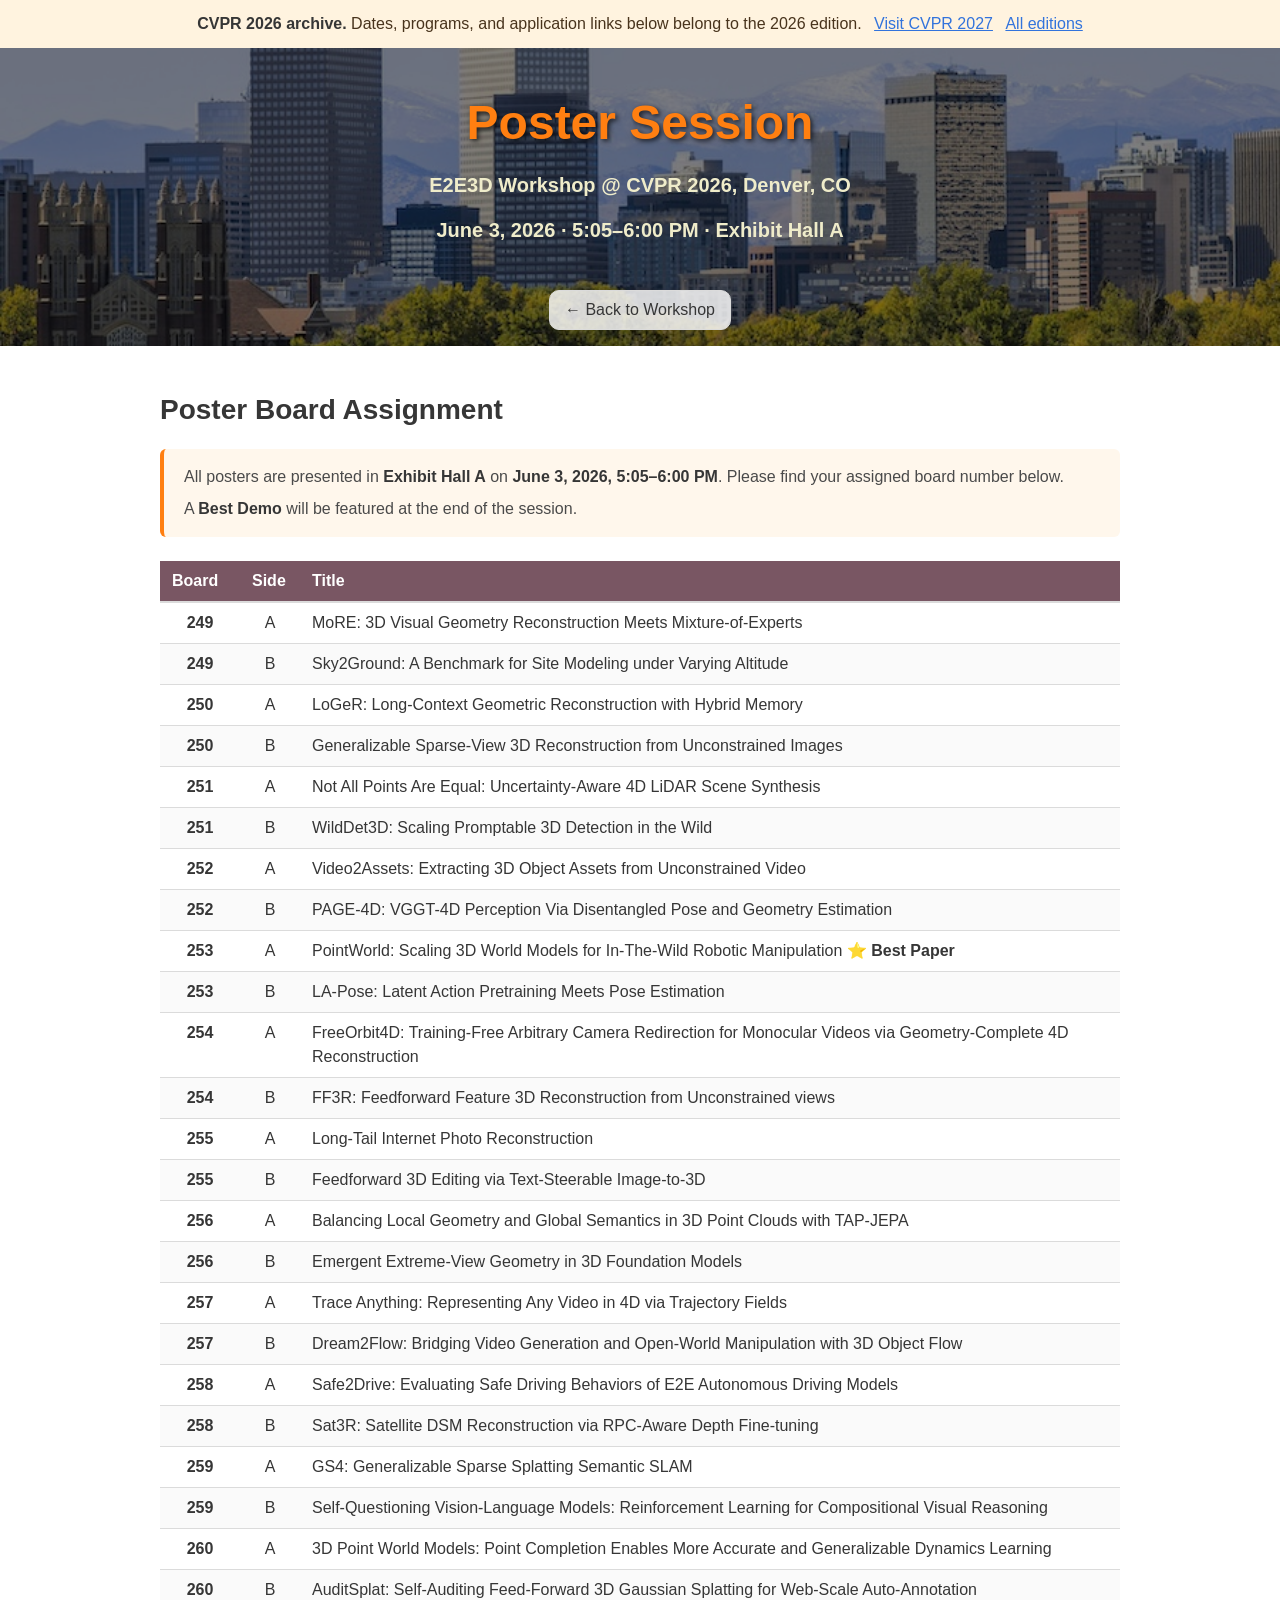
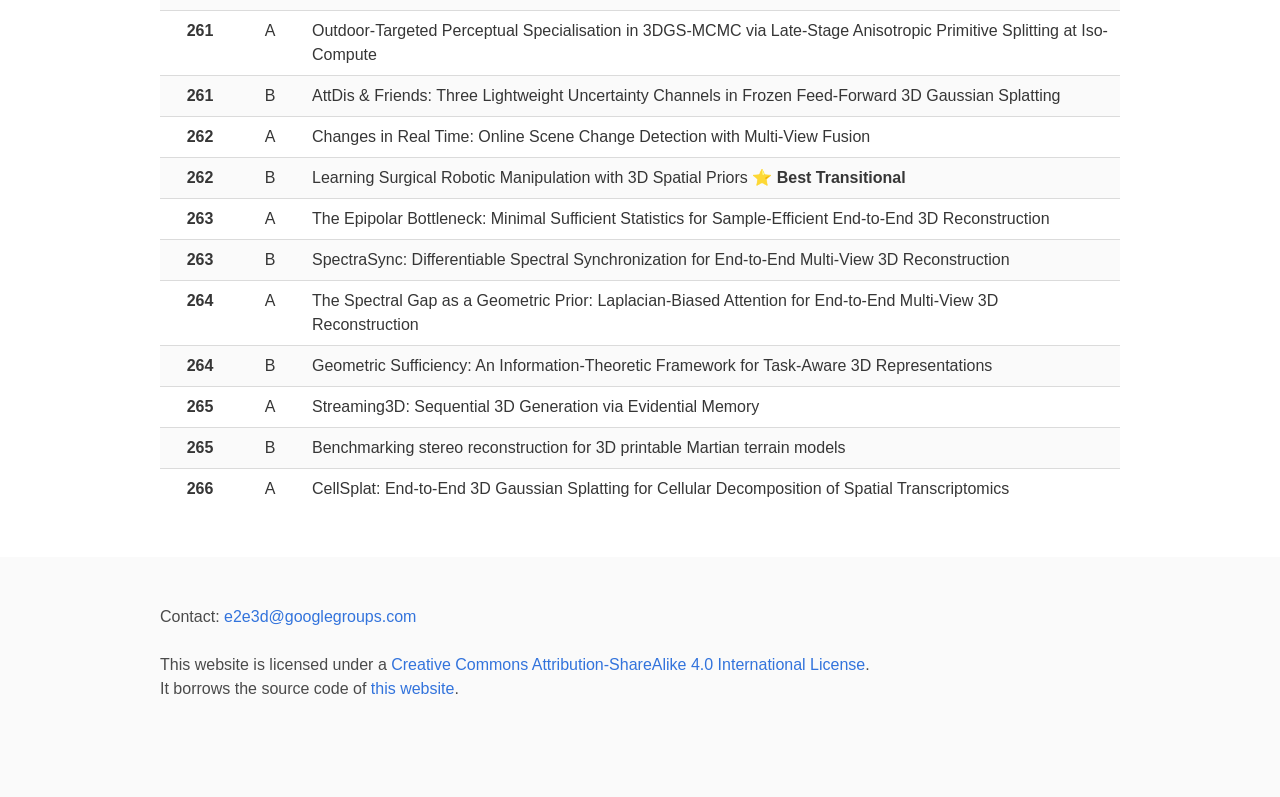
<file: poster.html>
<!doctype html>
<html lang="en">
<head>
  <meta charset="utf-8">
  <meta name="viewport" content="width=device-width, initial-scale=1">
  <title>CVPR 2026 poster session</title>
  <link rel="canonical" href="https://e2e3d.github.io/archive/cvpr2026/poster.html">
  <script>
    window.location.replace("./archive/cvpr2026/poster.html" + window.location.search + window.location.hash);
  </script>
  <noscript><meta http-equiv="refresh" content="0; url=./archive/cvpr2026/poster.html"></noscript>
</head>
<body>
  <p>Continue to <a href="./archive/cvpr2026/poster.html">CVPR 2026 poster session</a>.</p>
</body>
</html>
</file>
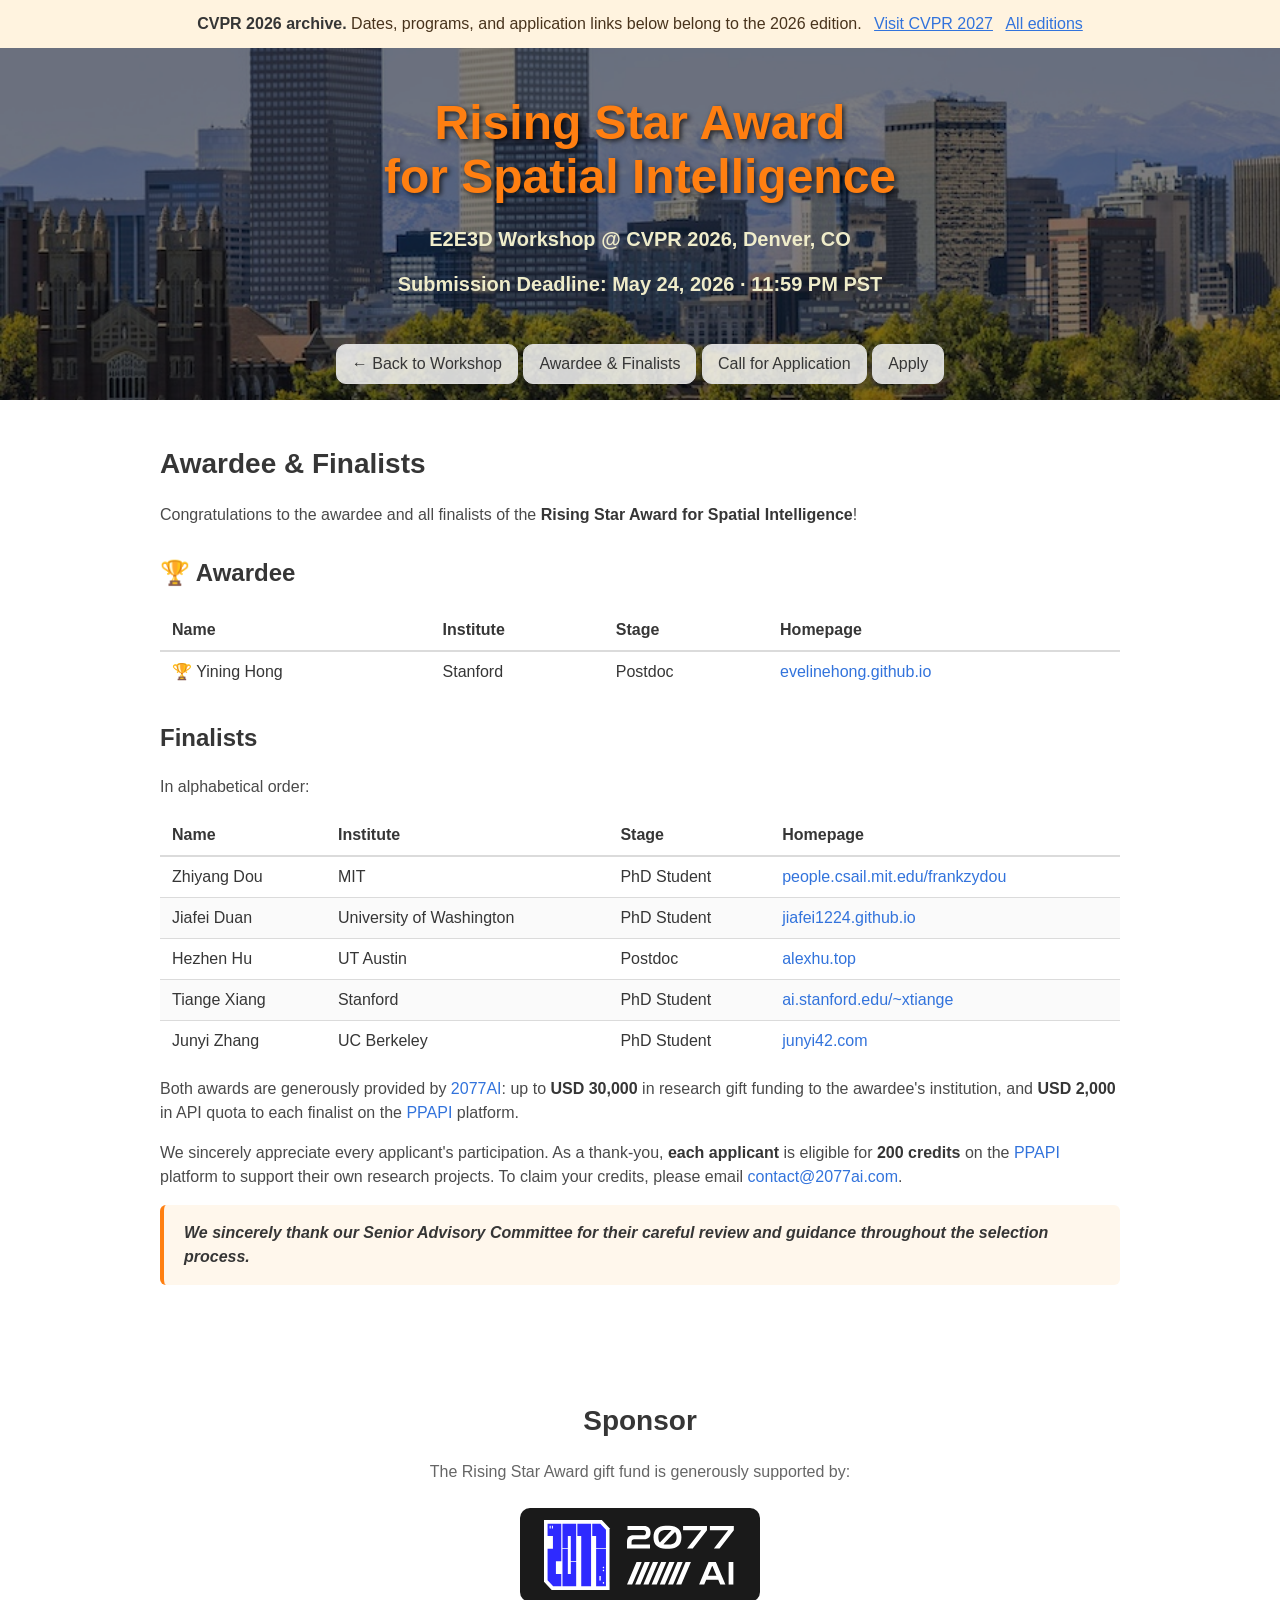
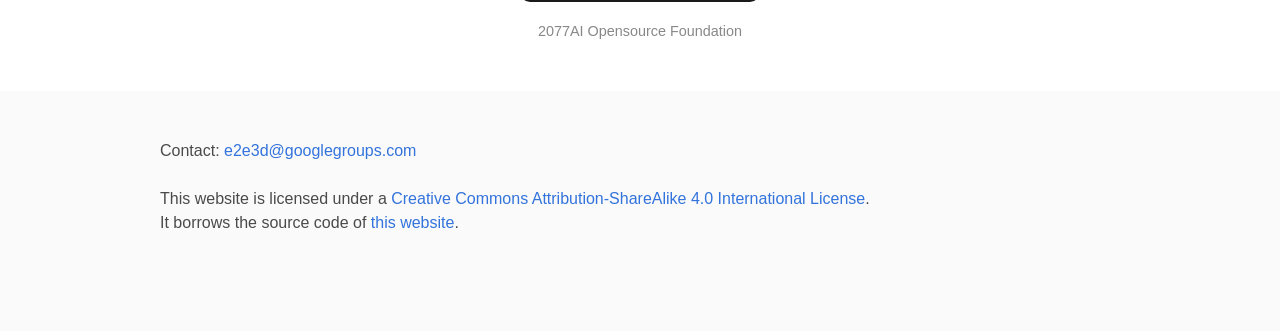
<file: rising_star.html>
<!doctype html>
<html lang="en">
<head>
  <meta charset="utf-8">
  <meta name="viewport" content="width=device-width, initial-scale=1">
  <title>CVPR 2026 Rising Star Award</title>
  <link rel="canonical" href="https://e2e3d.github.io/archive/cvpr2026/rising_star.html">
  <script>
    window.location.replace("./archive/cvpr2026/rising_star.html" + window.location.search + window.location.hash);
  </script>
  <noscript><meta http-equiv="refresh" content="0; url=./archive/cvpr2026/rising_star.html"></noscript>
</head>
<body>
  <p>Continue to <a href="./archive/cvpr2026/rising_star.html">CVPR 2026 Rising Star Award</a>.</p>
</body>
</html>
</file>
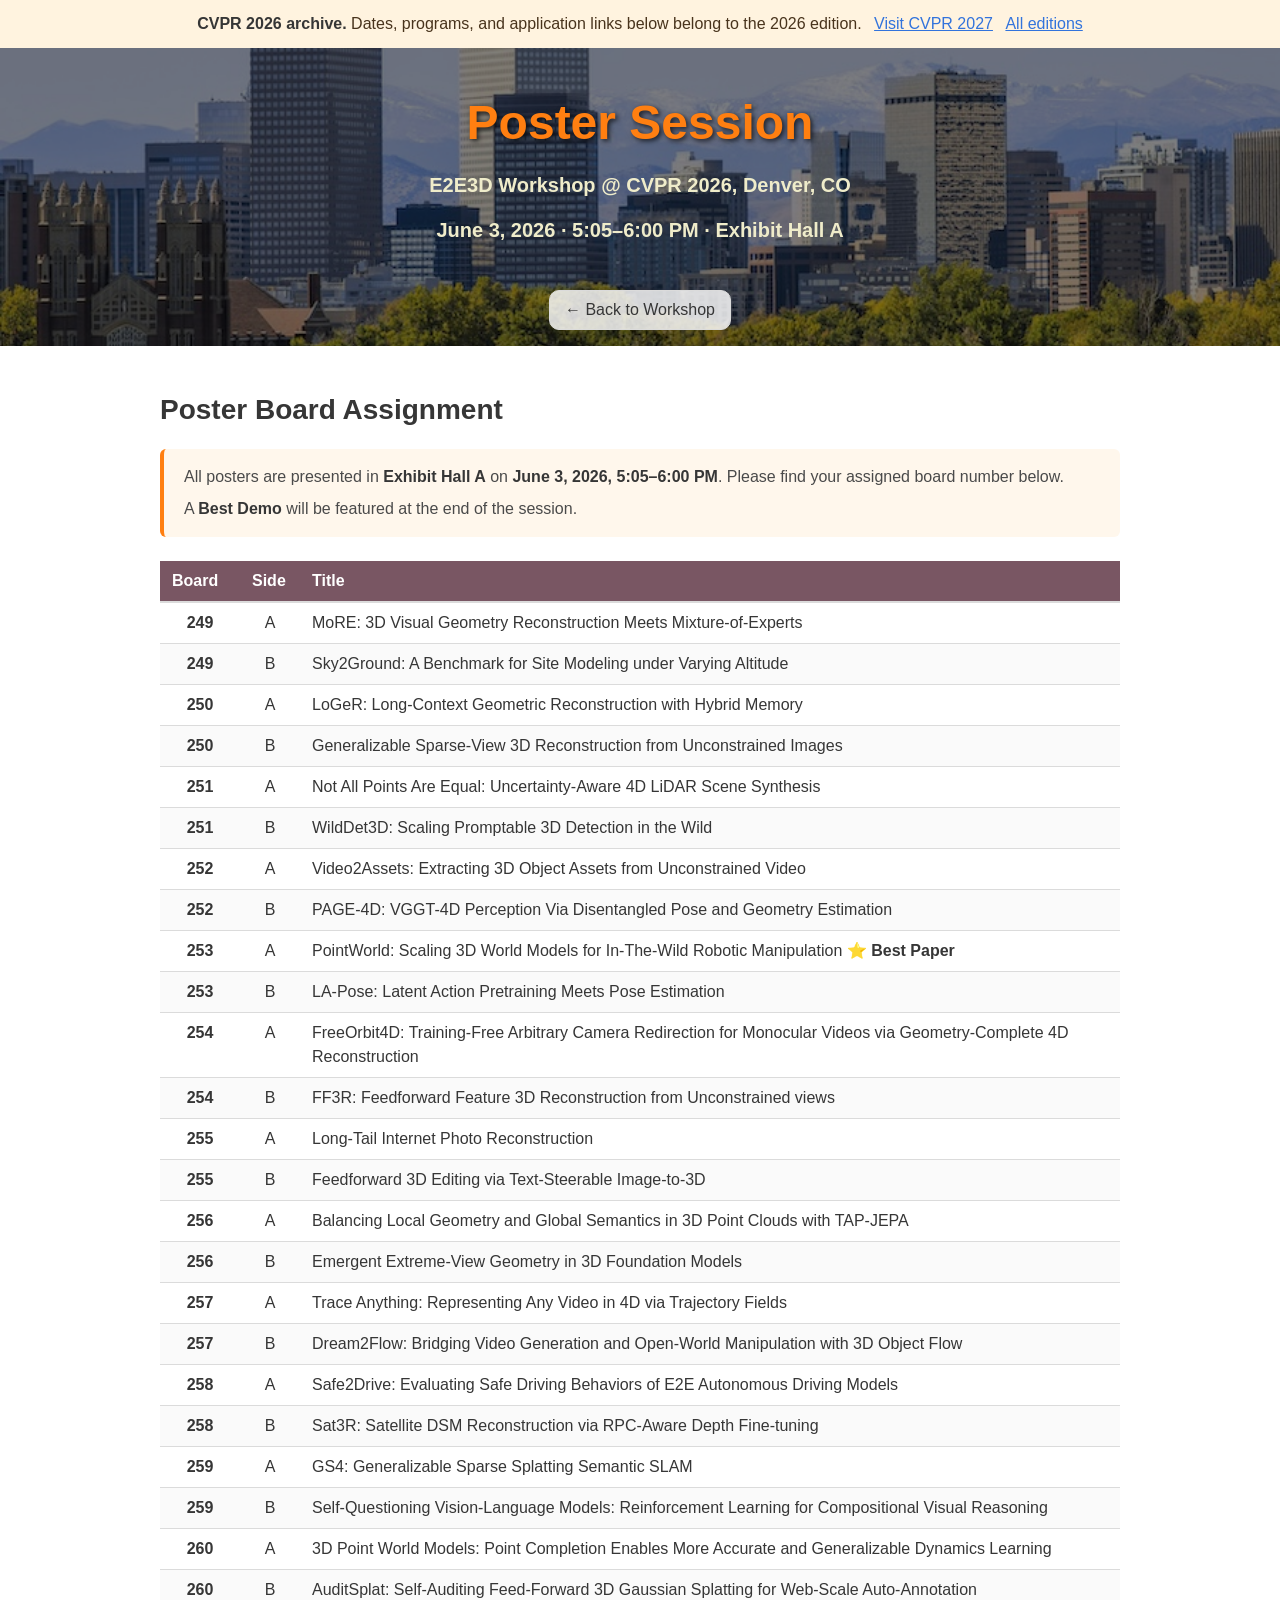
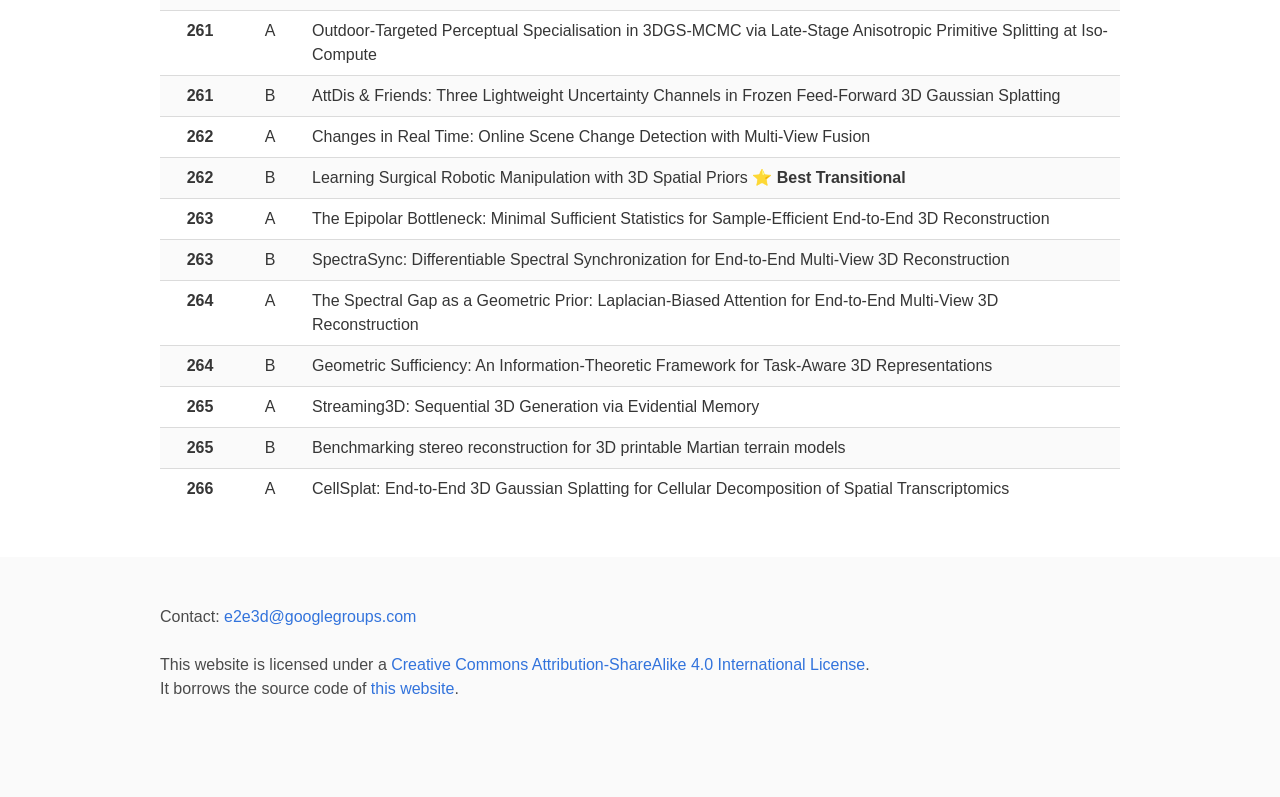
<file: archive/cvpr2026/poster.html>
<!DOCTYPE html>
<html>
<head>
<meta http-equiv="Content-Type" content="text/html; charset=UTF-8">
<meta name="description" content="Poster Board Assignment — E2E3D Workshop @ CVPR 2026">
<meta name="keywords" content="Poster Session, Board Assignment, E2E3D, CVPR 2026">
<meta name="viewport" content="width=device-width, initial-scale=1">
<title>Poster Board Assignment — E2E3D @ CVPR 2026</title>

<link href="../../data/css" rel="stylesheet">
<link rel="stylesheet" href="../../data/bulma.min.css">
<link rel="stylesheet" href="../../data/fontawesome.all.min.css">
<link rel="stylesheet" href="../../data/academicons.min.css">
<link rel="stylesheet" href="../../data/index.css">
<link rel="icon" href="https://opensun3d.github.io/static/images/favicon.svg">
<script src="../../data/jquery.min.js"></script>
<script defer src="../../data/fontawesome.all.min.js"></script>

<style>
  .page-header1 {
    position: relative;
    background-image: url('../../data/CVPR_Denver_2026.jpg');
    background-repeat: no-repeat;
    background-size: cover;
    background-position: center;
    padding-bottom: 1rem;
  }
  .page-header1::before {
    content: "";
    position: absolute; top: 0; left: 0; width: 100%; height: 100%;
    background: rgba(0, 0, 0, 0.5);
  }
  .hero-body { position: relative; z-index: 1; }
  .publication-title {
    color: #FF4500; font-weight: bold;
    text-shadow: 2px 2px 5px rgba(0, 0, 0, 0.7);
  }
  .button {
    border-radius: 10px; background: #ffffffd0; padding: 5px 15px;
  }

  .info-callout {
    background: #fff7ec; border-left: 4px solid #FF7F11;
    padding: 1rem 1.25rem; border-radius: 6px; margin-bottom: 1.5rem;
  }
  .poster-table th { background: #795663 !important; color: #ffffff !important; }
  .poster-table td.board { font-weight: 600; text-align: center; }
  .poster-table td.side { text-align: center; }
</style>
</head>

<body>
<aside aria-label="Archived edition" style="padding:12px 20px;background:#fff3df;color:#48331c;text-align:center;font-family:Arial,sans-serif;">
  <strong>CVPR 2026 archive.</strong> Dates, programs, and application links below belong to the 2026 edition.
  <a href="../../cvpr2027/" style="text-decoration:underline;margin-left:8px;">Visit CVPR 2027</a>
  <a href="../" style="text-decoration:underline;margin-left:8px;">All editions</a>
</aside>


<section class="hero page-header1">
  <div class="hero-body">
    <div class="container is-max-desktop">
      <div class="columns is-centered">
        <div class="column has-text-centered">
          <h1 class="title is-1 publication-title" style="color:#FF7F11">Poster Session</h1>
          <h2 class="title is-5" style="color:#EFECCA;">
            <strong>E2E3D Workshop @ CVPR 2026, Denver, CO</strong>
            <br><br>
            <strong>June 3, 2026 · 5:05–6:00 PM · Exhibit Hall A</strong>
          </h2>
        </div>
      </div>
    </div>
  </div>

  <h2 class="subtitle has-text-centered">
    <a href="./index.html" class="button">← Back to Workshop</a>
  </h2>
</section>

<section class="section">
  <div class="container is-max-desktop content">

    <h2 class="title">Poster Board Assignment</h2>

    <div class="info-callout">
      <p style="margin:0;">
        All posters are presented in <strong>Exhibit Hall A</strong> on
        <strong>June 3, 2026, 5:05–6:00 PM</strong>. Please find your assigned board number below.
      </p>
      <p style="margin:0.5rem 0 0;">
        A <strong>Best Demo</strong> will be featured at the end of the session.
      </p>
    </div>

    <table class="table is-fullwidth is-striped poster-table">
      <thead>
        <tr>
          <th style="width:80px;">Board</th>
          <th style="width:60px;">Side</th>
          <th>Title</th>
        </tr>
      </thead>
      <tbody>
        <tr><td class="board">249</td><td class="side">A</td><td>MoRE: 3D Visual Geometry Reconstruction Meets Mixture-of-Experts</td></tr>
        <tr><td class="board">249</td><td class="side">B</td><td>Sky2Ground: A Benchmark for Site Modeling under Varying Altitude</td></tr>
        <tr><td class="board">250</td><td class="side">A</td><td>LoGeR: Long-Context Geometric Reconstruction with Hybrid Memory</td></tr>
        <tr><td class="board">250</td><td class="side">B</td><td>Generalizable Sparse-View 3D Reconstruction from Unconstrained Images</td></tr>
        <tr><td class="board">251</td><td class="side">A</td><td>Not All Points Are Equal: Uncertainty-Aware 4D LiDAR Scene Synthesis</td></tr>
        <tr><td class="board">251</td><td class="side">B</td><td>WildDet3D: Scaling Promptable 3D Detection in the Wild</td></tr>
        <tr><td class="board">252</td><td class="side">A</td><td>Video2Assets: Extracting 3D Object Assets from Unconstrained Video</td></tr>
        <tr><td class="board">252</td><td class="side">B</td><td>PAGE-4D: VGGT-4D Perception Via Disentangled Pose and Geometry Estimation</td></tr>
        <tr><td class="board">253</td><td class="side">A</td><td>PointWorld: Scaling 3D World Models for In-The-Wild Robotic Manipulation <strong>⭐ Best Paper</strong></td></tr>
        <tr><td class="board">253</td><td class="side">B</td><td>LA-Pose: Latent Action Pretraining Meets Pose Estimation</td></tr>
        <tr><td class="board">254</td><td class="side">A</td><td>FreeOrbit4D: Training-Free Arbitrary Camera Redirection for Monocular Videos via Geometry-Complete 4D Reconstruction</td></tr>
        <tr><td class="board">254</td><td class="side">B</td><td>FF3R: Feedforward Feature 3D Reconstruction from Unconstrained views</td></tr>
        <tr><td class="board">255</td><td class="side">A</td><td>Long-Tail Internet Photo Reconstruction</td></tr>
        <tr><td class="board">255</td><td class="side">B</td><td>Feedforward 3D Editing via Text-Steerable Image-to-3D</td></tr>
        <tr><td class="board">256</td><td class="side">A</td><td>Balancing Local Geometry and Global Semantics in 3D Point Clouds with TAP-JEPA</td></tr>
        <tr><td class="board">256</td><td class="side">B</td><td>Emergent Extreme-View Geometry in 3D Foundation Models</td></tr>
        <tr><td class="board">257</td><td class="side">A</td><td>Trace Anything: Representing Any Video in 4D via Trajectory Fields</td></tr>
        <tr><td class="board">257</td><td class="side">B</td><td>Dream2Flow: Bridging Video Generation and Open-World Manipulation with 3D Object Flow</td></tr>
        <tr><td class="board">258</td><td class="side">A</td><td>Safe2Drive: Evaluating Safe Driving Behaviors of E2E Autonomous Driving Models</td></tr>
        <tr><td class="board">258</td><td class="side">B</td><td>Sat3R: Satellite DSM Reconstruction via RPC-Aware Depth Fine-tuning</td></tr>
        <tr><td class="board">259</td><td class="side">A</td><td>GS4: Generalizable Sparse Splatting Semantic SLAM</td></tr>
        <tr><td class="board">259</td><td class="side">B</td><td>Self-Questioning Vision-Language Models: Reinforcement Learning for Compositional Visual Reasoning</td></tr>
        <tr><td class="board">260</td><td class="side">A</td><td>3D Point World Models: Point Completion Enables More Accurate and Generalizable Dynamics Learning</td></tr>
        <tr><td class="board">260</td><td class="side">B</td><td>AuditSplat: Self-Auditing Feed-Forward 3D Gaussian Splatting for Web-Scale Auto-Annotation</td></tr>
        <tr><td class="board">261</td><td class="side">A</td><td>Outdoor-Targeted Perceptual Specialisation in 3DGS-MCMC via Late-Stage Anisotropic Primitive Splitting at Iso-Compute</td></tr>
        <tr><td class="board">261</td><td class="side">B</td><td>AttDis &amp; Friends: Three Lightweight Uncertainty Channels in Frozen Feed-Forward 3D Gaussian Splatting</td></tr>
        <tr><td class="board">262</td><td class="side">A</td><td>Changes in Real Time: Online Scene Change Detection with Multi-View Fusion</td></tr>
        <tr><td class="board">262</td><td class="side">B</td><td>Learning Surgical Robotic Manipulation with 3D Spatial Priors <strong>⭐ Best Transitional</strong></td></tr>
        <tr><td class="board">263</td><td class="side">A</td><td>The Epipolar Bottleneck: Minimal Sufficient Statistics for Sample-Efficient End-to-End 3D Reconstruction</td></tr>
        <tr><td class="board">263</td><td class="side">B</td><td>SpectraSync: Differentiable Spectral Synchronization for End-to-End Multi-View 3D Reconstruction</td></tr>
        <tr><td class="board">264</td><td class="side">A</td><td>The Spectral Gap as a Geometric Prior: Laplacian-Biased Attention for End-to-End Multi-View 3D Reconstruction</td></tr>
        <tr><td class="board">264</td><td class="side">B</td><td>Geometric Sufficiency: An Information-Theoretic Framework for Task-Aware 3D Representations</td></tr>
        <tr><td class="board">265</td><td class="side">A</td><td>Streaming3D: Sequential 3D Generation via Evidential Memory</td></tr>
        <tr><td class="board">265</td><td class="side">B</td><td>Benchmarking stereo reconstruction for 3D printable Martian terrain models</td></tr>
        <tr><td class="board">266</td><td class="side">A</td><td>CellSplat: End-to-End 3D Gaussian Splatting for Cellular Decomposition of Spatial Transcriptomics</td></tr>
      </tbody>
    </table>

  </div>
</section>

<footer class="footer">
  <div class="container is-max-desktop">
    <div class="content">
      <p>
        Contact: <a href="mailto:e2e3d@googlegroups.com">e2e3d@googlegroups.com</a>
        <br><br>
        This website is licensed under a <a rel="license" href="http://creativecommons.org/licenses/by-sa/4.0/">Creative Commons Attribution-ShareAlike 4.0 International License</a>.
        <br>
        It borrows the source code of <a href="https://github.com/nerfies/nerfies.github.io">this website</a>.
      </p>
    </div>
  </div>
</footer>

</body>
</html>
</file>
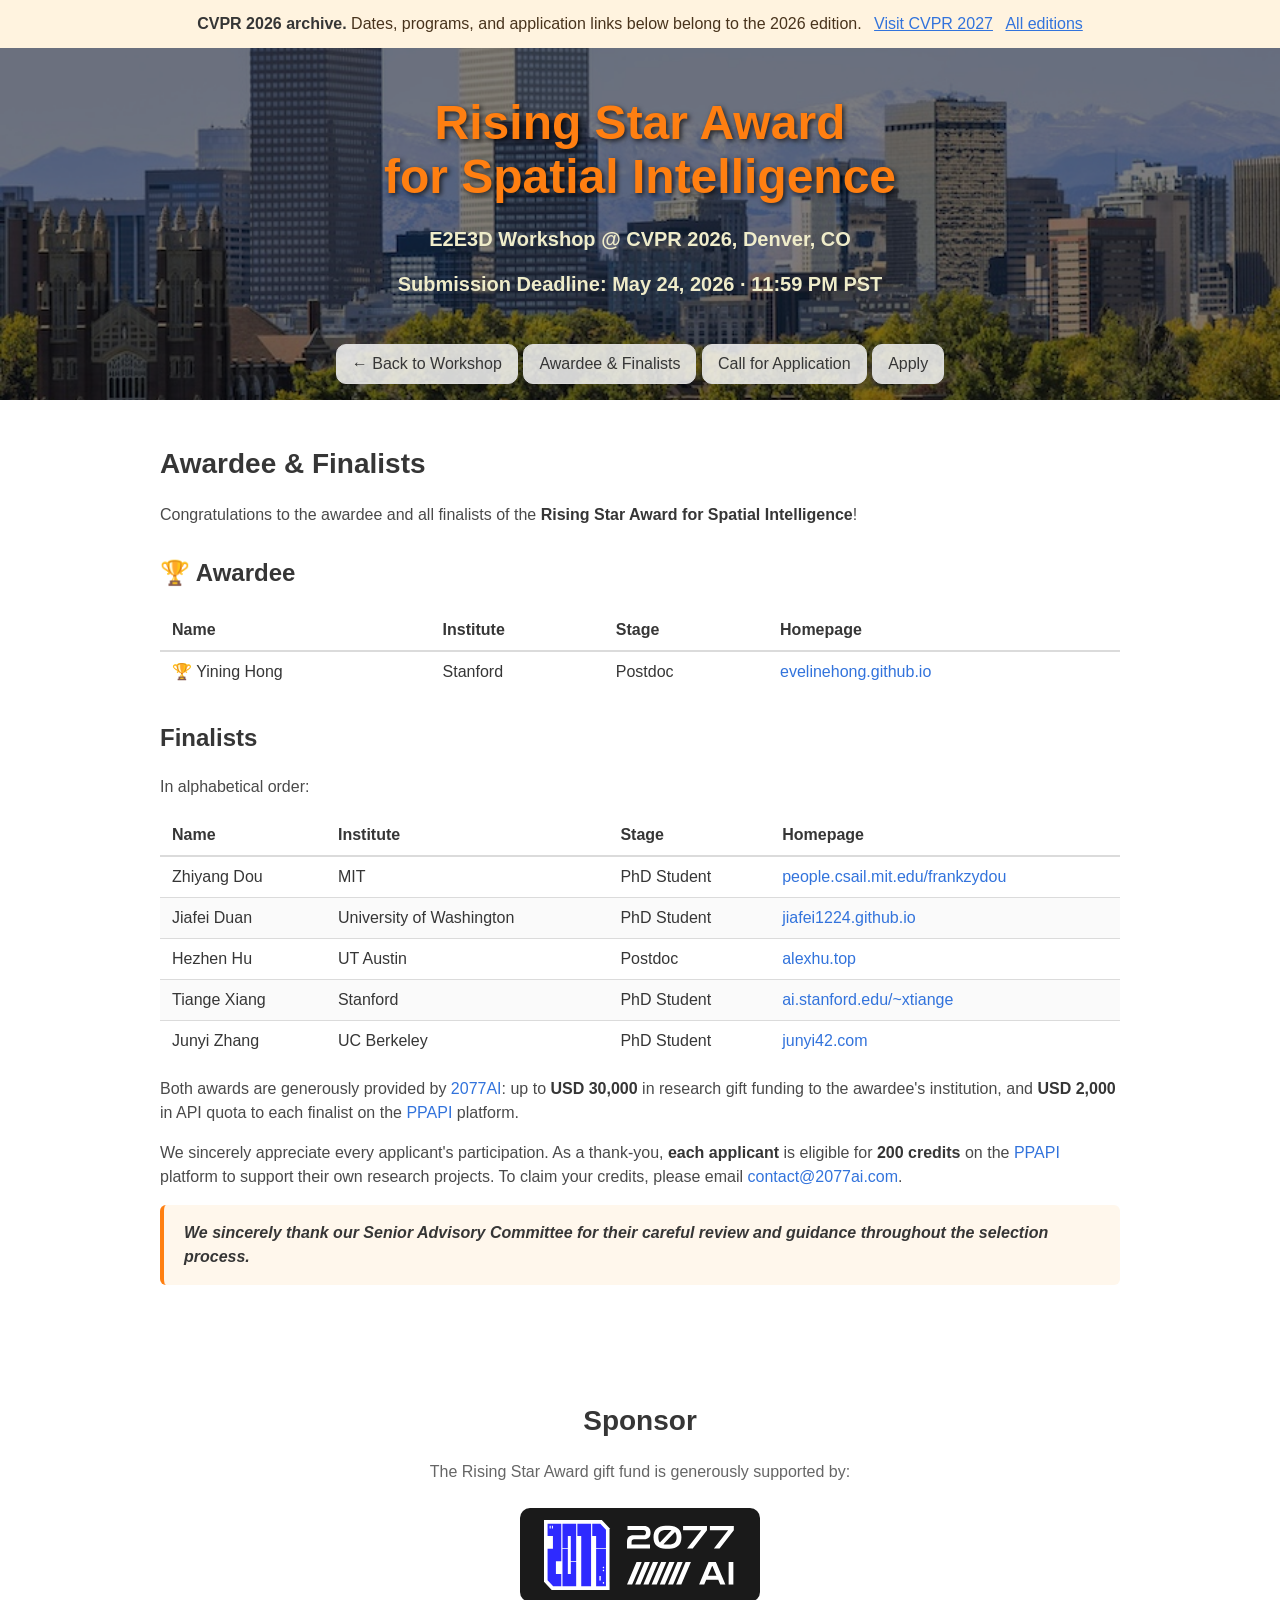
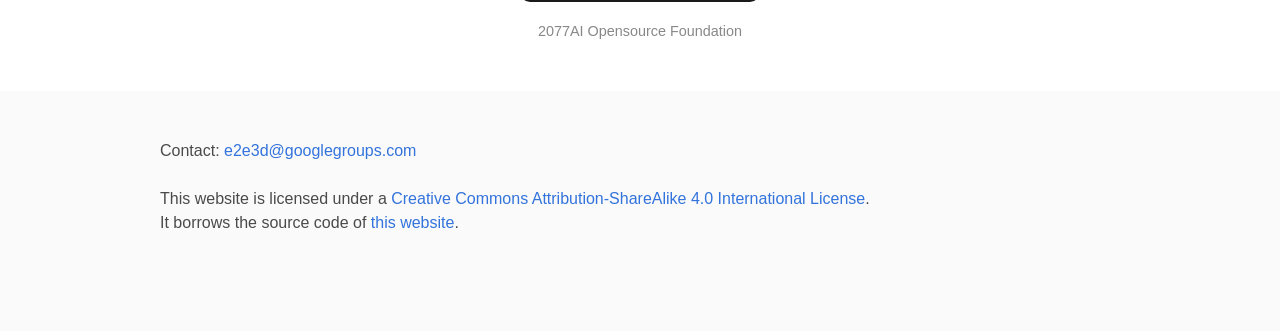
<file: archive/cvpr2026/rising_star.html>
<!DOCTYPE html>
<html>
<head>
<meta http-equiv="Content-Type" content="text/html; charset=UTF-8">
<meta name="description" content="Rising Star Award for Spatial Intelligence — E2E3D Workshop @ CVPR 2026">
<meta name="keywords" content="Rising Star Award, Spatial Intelligence, E2E3D, CVPR 2026">
<meta name="viewport" content="width=device-width, initial-scale=1">
<title>Rising Star Award for Spatial Intelligence — E2E3D @ CVPR 2026</title>

<link href="../../data/css" rel="stylesheet">
<link rel="stylesheet" href="../../data/bulma.min.css">
<link rel="stylesheet" href="../../data/fontawesome.all.min.css">
<link rel="stylesheet" href="../../data/academicons.min.css">
<link rel="stylesheet" href="../../data/index.css">
<link rel="icon" href="https://opensun3d.github.io/static/images/favicon.svg">
<script src="../../data/jquery.min.js"></script>
<script defer src="../../data/fontawesome.all.min.js"></script>

<style>
  .page-header1 {
    position: relative;
    background-image: url('../../data/CVPR_Denver_2026.jpg');
    background-repeat: no-repeat;
    background-size: cover;
    background-position: center;
    padding-bottom: 1rem;
  }
  .page-header1::before {
    content: "";
    position: absolute; top: 0; left: 0; width: 100%; height: 100%;
    background: rgba(0, 0, 0, 0.5);
  }
  .hero-body { position: relative; z-index: 1; }
  .publication-title {
    color: #FF4500; font-weight: bold;
    text-shadow: 2px 2px 5px rgba(0, 0, 0, 0.7);
  }
  .button {
    border-radius: 10px; background: #ffffffd0; padding: 5px 15px;
  }
  .dropdown { position: relative; display: inline-block; }
  .dropdown-content {
    display: none; position: absolute; min-width: 140px;
    box-shadow: 0px 8px 16px 0px rgba(0, 0, 0, 0.2);
    padding: 5px 15px; z-index: 1;
  }
  .dropdown:hover .dropdown-content { display: block; }

  /* Tabs (rendered as nav buttons in the header row) */
  .rs-tab { cursor: pointer; }
  .rs-panel { display: none; }
  .rs-panel.active { display: block; }

  /* Snapshot table — cream background to match Schedule in index.html */
  .snapshot-table { table-layout: fixed; }
  .snapshot-table th { width: 260px; font-weight: 600; }
  .snapshot-table td, .snapshot-table th {
    background: #EFECCA; color: #333;
    padding: 0.75rem 1rem; vertical-align: top;
  }

  .form-callout {
    background: #fff7ec; border-left: 4px solid #FF7F11;
    padding: 1rem 1.25rem; border-radius: 6px; margin-bottom: 1.5rem;
  }
</style>
</head>

<body>
<aside aria-label="Archived edition" style="padding:12px 20px;background:#fff3df;color:#48331c;text-align:center;font-family:Arial,sans-serif;">
  <strong>CVPR 2026 archive.</strong> Dates, programs, and application links below belong to the 2026 edition.
  <a href="../../cvpr2027/" style="text-decoration:underline;margin-left:8px;">Visit CVPR 2027</a>
  <a href="../" style="text-decoration:underline;margin-left:8px;">All editions</a>
</aside>


<section class="hero page-header1">
  <div class="hero-body">
    <div class="container is-max-desktop">
      <div class="columns is-centered">
        <div class="column has-text-centered">
          <h1 class="title is-1 publication-title" style="color:#FF7F11">Rising Star Award<br>for Spatial Intelligence</h1>
          <h2 class="title is-5" style="color:#EFECCA;">
            <strong>E2E3D Workshop @ CVPR 2026, Denver, CO</strong>
            <br><br>
            <strong>Submission Deadline: May 24, 2026 · 11:59 PM PST</strong>
          </h2>
        </div>
      </div>
    </div>
  </div>

  <h2 class="subtitle has-text-centered">
    <a href="./index.html" class="button">← Back to Workshop</a>
    <button class="button rs-tab active" data-target="results">Awardee &amp; Finalists</button>
    <button class="button rs-tab" data-target="overview">Call for Application</button>
    <button class="button rs-tab" data-target="apply">Apply</button>
  </h2>
</section>

<section class="section">
  <div class="container is-max-desktop content">

    <!-- ===================== RESULTS PANEL ===================== -->
    <div id="results" class="rs-panel active">

      <h2 class="title">Awardee &amp; Finalists</h2>

      <p>
        Congratulations to the awardee and all finalists of the
        <strong>Rising Star Award for Spatial Intelligence</strong>!
      </p>

      <h3 class="title is-4">🏆 Awardee</h3>
      <table class="table is-fullwidth is-striped">
        <thead>
          <tr><th>Name</th><th>Institute</th><th>Stage</th><th>Homepage</th></tr>
        </thead>
        <tbody>
          <tr>
            <td>🏆 Yining Hong</td>
            <td>Stanford</td>
            <td>Postdoc</td>
            <td><a href="https://evelinehong.github.io/" target="_blank" rel="noopener">evelinehong.github.io</a></td>
          </tr>
        </tbody>
      </table>

      <h3 class="title is-4">Finalists</h3>
      <p>In alphabetical order:</p>
      <table class="table is-fullwidth is-striped">
        <thead>
          <tr><th>Name</th><th>Institute</th><th>Stage</th><th>Homepage</th></tr>
        </thead>
        <tbody>
          <tr>
            <td>Zhiyang Dou</td>
            <td>MIT</td>
            <td>PhD Student</td>
            <td><a href="https://people.csail.mit.edu/frankzydou/" target="_blank" rel="noopener">people.csail.mit.edu/frankzydou</a></td>
          </tr>
          <tr>
            <td>Jiafei Duan</td>
            <td>University of Washington</td>
            <td>PhD Student</td>
            <td><a href="https://jiafei1224.github.io/" target="_blank" rel="noopener">jiafei1224.github.io</a></td>
          </tr>
          <tr>
            <td>Hezhen Hu</td>
            <td>UT Austin</td>
            <td>Postdoc</td>
            <td><a href="https://alexhu.top/" target="_blank" rel="noopener">alexhu.top</a></td>
          </tr>
          <tr>
            <td>Tiange Xiang</td>
            <td>Stanford</td>
            <td>PhD Student</td>
            <td><a href="https://ai.stanford.edu/~xtiange" target="_blank" rel="noopener">ai.stanford.edu/~xtiange</a></td>
          </tr>
          <tr>
            <td>Junyi Zhang</td>
            <td>UC Berkeley</td>
            <td>PhD Student</td>
            <td><a href="http://junyi42.com" target="_blank" rel="noopener">junyi42.com</a></td>
          </tr>
        </tbody>
      </table>

      <p>
        Both awards are generously provided by
        <a href="https://www.2077ai.com/" target="_blank" rel="noopener">2077AI</a>: up to
        <strong>USD 30,000</strong> in research gift funding to the awardee's institution, and
        <strong>USD 2,000</strong> in API quota to each finalist on the
        <a href="https://www.ppapi.ai/" target="_blank" rel="noopener">PPAPI</a> platform.
      </p>

      <p>
        We sincerely appreciate every applicant's participation. As a thank-you, <strong>each applicant</strong>
        is eligible for <strong>200 credits</strong> on the
        <a href="https://www.ppapi.ai/" target="_blank" rel="noopener">PPAPI</a> platform to support their
        own research projects. To claim your credits, please email
        <a href="mailto:contact@2077ai.com">contact@2077ai.com</a>.
      </p>

      <div class="form-callout">
        <p style="margin:0;"><strong><em>
          We sincerely thank our Senior Advisory Committee for their careful review and guidance
          throughout the selection process.
        </em></strong></p>
      </div>

    </div>

    <!-- ===================== OVERVIEW PANEL ===================== -->
    <div id="overview" class="rs-panel">

      <h2 class="title">Call for Applications</h2>

      <h3 class="title is-4">Key Dates and Award Snapshot</h3>
      <table class="table is-fullwidth snapshot-table">
        <tbody>
          <tr><th>Proposal Submission Deadline</th><td>May 24, 2026, 11:59 PM PST</td></tr>
          <tr><th>Announcement</th><td><s>May 31, 2026, 11:59 PM PST</s><br><span style="color: red; font-weight: bold;">Due to a high volume of applications, the announcement will be made on June 2.</span></td></tr>
          <tr><th>Workshop Date</th><td>June 3, 2026, CVPR 2026, Denver</td></tr>
          <tr><th>Selection</th><td>1 final awardee and 5 finalists</td></tr>
          <tr><th>Eligibility</th><td>Current PhD students and postdoctoral researchers</td></tr>
          <tr><th>Research Gift Fund</th><td>Up to USD 30,000 to the institution of the awardee as gift funding. No indirect cost is intended. Final terms are subject to sponsor approval and institutional policies.</td></tr>
        </tbody>
      </table>

      <h3 class="title is-4">Purpose</h3>
      <p>
        The Rising Star Award for Spatial Intelligence is organized as part of the E2E3D Workshop at CVPR 2026.
        The award recognizes an early-career researcher with strong research achievements and a clear future
        vision for spatial intelligence.
      </p>
      <p>
        The award focuses on work that connects 3D perception, 3D generation, 3D representations, world models,
        spatial reasoning, embodied AI, XR, and real-time systems. The goal is to highlight a research agenda
        that helps future models understand, reconstruct, generate, and act in 3D and dynamic environments.
      </p>

      <h3 class="title is-4">Eligibility</h3>
      <p>Applicants must be in one of the following roles at the time of submission:</p>
      <ul style="margin-left: 20px;">
        <li>Current PhD student.</li>
        <li>Current postdoctoral researcher.</li>
      </ul>
      <p>Additional guidelines:</p>
      <ul style="margin-left: 20px;">
        <li>Applicants may submit only one application.</li>
        <li>Current E2E3D workshop organizers are not eligible.</li>
        <li>Applications will be reviewed relative to career stage.</li>
        <li>Conflicts of interest will be handled by the award committee.</li>
      </ul>

      <h3 class="title is-4">Required Materials</h3>
      <p>Each applicant should submit three PDF documents. The Research Achievement Summary and Research Vision Proposal should each be at most one page; the Advisor Reference Letter has no page limit.</p>
      <ol style="margin-left: 20px;">
        <li>
          <strong>Research Achievement Summary, 1 page.</strong>
          Summarize the most important research achievements to date. This may include selected papers,
          systems, datasets, benchmarks, open-source releases, demos, awards, community service, or evidence
          of research leadership.
        </li>
        <li>
          <strong>Research Vision Proposal, 1 page.</strong>
          Describe the future research plan of the applicant for spatial intelligence. The proposal should include:
          <ul style="margin-left: 20px; margin-top: 0.5rem;">
            <li><strong>Abstract:</strong> a brief summary of the proposed research vision.</li>
            <li><strong>Research Thrust:</strong> the main technical direction, key problems, proposed methods, data needs, and evaluation plan.</li>
            <li><strong>Broader Impact in Spatial Intelligence:</strong> expected impact on the research community, open resources, reproducibility, safety, deployment, or new applications.</li>
          </ul>
        </li>
        <li>
          <strong>Advisor Reference Letter.</strong>
          A reference letter from the applicant's PhD advisor or postdoctoral supervisor, signed and on
          institutional letterhead, uploaded by the applicant as a PDF.
        </li>
      </ol>

      <h3 class="title is-4">Suggested Vision Proposal Structure</h3>
      <p>
        Applicants may use any format, but a strong one-page proposal should state the core research question,
        explain why the problem matters now, outline the technical path, define how progress will be measured,
        and describe what the community will gain.
      </p>

      <h3 class="title is-4">Example Research Areas</h3>
      <p>Relevant areas include, but are not limited to:</p>
      <table class="table is-fullwidth is-striped">
        <thead>
          <tr><th style="width: 32%;">Area</th><th>Example Topics</th></tr>
        </thead>
        <tbody>
          <tr>
            <td><strong>3D/4D reconstruction</strong></td>
            <td>Single-view, multi-view, and video-to-3D/4D reconstruction; RGB-D and LiDAR reconstruction; SLAM, mapping, localization, and geometry from unposed images.</td>
          </tr>
          <tr>
            <td><strong>3D/4D generation and editing</strong></td>
            <td>Object, scene, human, and asset generation; text-to-3D/4D, image-to-3D/4D, video-to-3D/4D; controllable editing; physically grounded generation.</td>
          </tr>
          <tr>
            <td><strong>3D/4D representations</strong></td>
            <td>Neural radiance fields, 3D Gaussian splatting, implicit fields, meshes, point clouds, occupancy fields, signed distance fields, and hybrid representations.</td>
          </tr>
          <tr>
            <td><strong>Video generation and world models</strong></td>
            <td>Dynamic scenes, temporal consistency, persistent spatial memory, physical prediction, scene simulation, and long-horizon video understanding.</td>
          </tr>
          <tr>
            <td><strong>Spatial reasoning</strong></td>
            <td>3D vision-language models, spatial relation understanding, scene graphs, layout reasoning, geometric and physical reasoning, and action-conditioned perception.</td>
          </tr>
          <tr>
            <td><strong>Embodied AI</strong></td>
            <td>Vision-language-action models, world-action models, navigation, manipulation, affordance learning, policy learning in 3D environments, and sim-to-real transfer.</td>
          </tr>
          <tr>
            <td><strong>Spatial computing, XR, and mixed reality</strong></td>
            <td>AR, VR, mixed reality, spatial maps, real-time scene understanding, user-facing 3D perception, and interaction in spatial computing systems.</td>
          </tr>
          <tr>
            <td><strong>Data, evaluation, and systems</strong></td>
            <td>Large-scale 3D and video data engines, synthetic data, multi-sensor logs, benchmarks, robustness, latency, memory, energy, and edge deployment.</td>
          </tr>
        </tbody>
      </table>

      <h3 class="title is-4">Award and Recognition</h3>
      <ul style="margin-left: 20px;">
        <li>The program will select <strong>1 final awardee and 5 finalists</strong>.</li>
        <li>The final awardee will receive up to <strong>USD 30,000</strong> in research gift funding to the institution of the awardee, subject to sponsor approval and institutional policies.</li>
        <li>The gift is intended to support research activities related to spatial intelligence, such as computing, data collection, benchmark development, open-source release, equipment, student support, or research travel.</li>
        <li>No indirect cost is intended. Final processing may depend on sponsor and institutional rules.</li>
        <li>The awardee and finalists may be featured on the E2E3D workshop website. The awardee may be invited to present a short research vision talk at the workshop, subject to the final workshop schedule.</li>
      </ul>

      <h3 class="title is-4">Selection Criteria</h3>
      <p>
        Applications will be reviewed by the award committee. Reviewers will consider the career stage of the
        applicant. Main criteria include:
      </p>
      <ul style="margin-left: 20px;">
        <li><strong>Research achievement:</strong> quality and importance of prior work; evidence of technical depth, independence, leadership, open-source release, datasets, benchmarks, systems, demos, or deployed results.</li>
        <li><strong>Research vision:</strong> clarity, originality, and importance of the proposed agenda for spatial intelligence.</li>
        <li><strong>Fit to E2E3D:</strong> strong connection to end-to-end 3D learning, 3D reconstruction, 3D generation, 3D representations, world models, radiance fields, embodied AI, XR, data engines, systems, or evaluation.</li>
        <li><strong>Technical plan and impact:</strong> credible problem statement, method, data plan, evaluation plan, milestones, and expected benefit to the research community.</li>
      </ul>

      <h3 class="title is-4">Application Portal and Contact</h3>
      <ul style="margin-left: 20px;">
        <li>
          <strong>Application portal:</strong>
          <a href="#" onclick="document.querySelector('.rs-tab[data-target=apply]').click(); return false;"
             class="button"
             style="background:#FF7F11;color:#fff;font-weight:600;margin-left:0.5rem;">
            Apply HERE
          </a>
        </li>
        <li><strong>Website:</strong> <a href="./">E2E3D at CVPR 2026</a></li>
        <li><strong>Questions:</strong> <a href="mailto:e2e3d@googlegroups.com">e2e3d@googlegroups.com</a></li>
      </ul>

      <p style="margin-top: 1.5rem;">
        <em>This call may be updated on the workshop website. Applicants should follow the final instructions
        posted on the E2E3D website.</em>
      </p>

    </div>

    <!-- ===================== APPLY PANEL ===================== -->
    <div id="apply" class="rs-panel">

      <h2 class="title">Submit Your Application</h2>

      <div class="form-callout">
        <p style="margin: 0;">
          Trouble loading the form below? Open it directly:
          <a href="https://forms.gle/2Vm7mtZWKejG85oG6" target="_blank" rel="noopener">
            https://forms.gle/2Vm7mtZWKejG85oG6
          </a>
        </p>
        <p style="margin: 0.5rem 0 0; font-size: 0.9rem;">
          You will need to be signed in to a Google account to upload PDFs.
        </p>
      </div>

      <div style="position: relative; width: 100%; min-height: 1200px;">
        <iframe
          src="https://docs.google.com/forms/d/e/1FAIpQLSdPv4Hfv68ImXZMgFVQSIUXVO8A3DSb1GfBySbYH6jO6f31iA/viewform?embedded=true"
          width="100%"
          height="1200"
          frameborder="0"
          marginheight="0"
          marginwidth="0"
          style="border: 1px solid #eee; border-radius: 8px;">
          Loading…
        </iframe>
      </div>

    </div>

  </div>
</section>

<section class="section" id="sponsors">
  <div class="container is-max-desktop content has-text-centered">
    <h2 class="title">Sponsor</h2>
    <p style="color:#666; margin-bottom: 1.5rem;">
      The Rising Star Award gift fund is generously supported by:
    </p>
    <a href="https://www.2077ai.com/" target="_blank" rel="noopener"
       style="display:inline-block; background:#1a1a1a; padding: 0.75rem 1.5rem; border-radius: 10px;">
      <img src="../../data/2077ai_logo.svg" alt="2077AI"
           style="height: 70px; width: auto; display: block;">
    </a>
    <p style="color:#888; font-size: 0.9rem; margin-top: 0.75rem;">
      <a href="https://www.2077ai.com/" target="_blank" rel="noopener" style="color:#888;">2077AI Opensource Foundation</a>
    </p>
  </div>
</section>

<footer class="footer">
  <div class="container is-max-desktop">
    <div class="content">
      <p>
        Contact: <a href="mailto:e2e3d@googlegroups.com">e2e3d@googlegroups.com</a>
        <br><br>
        This website is licensed under a <a rel="license" href="http://creativecommons.org/licenses/by-sa/4.0/">Creative Commons Attribution-ShareAlike 4.0 International License</a>.
        <br>
        It borrows the source code of <a href="https://github.com/nerfies/nerfies.github.io">this website</a>.
      </p>
    </div>
  </div>
</footer>

<script>
  document.querySelectorAll('.rs-tab').forEach(function (tab) {
    tab.addEventListener('click', function () {
      var target = tab.getAttribute('data-target');
      document.querySelectorAll('.rs-tab').forEach(function (t) { t.classList.remove('active'); });
      document.querySelectorAll('.rs-panel').forEach(function (p) { p.classList.remove('active'); });
      tab.classList.add('active');
      document.getElementById(target).classList.add('active');
      window.scrollTo({ top: 0, behavior: 'smooth' });
    });
  });
</script>

</body>
</html>
</file>
<file: data/edition.css>
:root {
  color-scheme: light;
  --ink: #202b37;
  --muted: #5c6672;
  --accent: #b64c06;
  --line: #e3e6e9;
}
* { box-sizing: border-box; }
html { scroll-behavior: smooth; }
body { margin: 0; background: #fff; color: var(--ink); font: 17px/1.65 -apple-system, BlinkMacSystemFont, "Segoe UI", Arial, sans-serif; }
a { color: #1e5d91; text-underline-offset: .2em; }
a:hover { color: var(--accent); }
a:focus-visible { outline: 3px solid #e57c32; outline-offset: 4px; }
p { margin: 0 0 1rem; }
h1, h2, h3 { line-height: 1.2; }
h1 { margin: .7rem 0 1.5rem; font-size: clamp(2.8rem, 7vw, 5rem); letter-spacing: -.045em; }
h2 { margin: .5rem 0 1.5rem; font-size: clamp(1.8rem, 4vw, 2.4rem); letter-spacing: -.025em; }
h3 { margin: 0 0 .6rem; font-size: 1.15rem; }
.container { width: min(1080px, calc(100% - 48px)); margin: 0 auto; }
.skip-link { position: absolute; top: -100px; left: 16px; z-index: 10; background: white; padding: 12px; }
.skip-link:focus { top: 16px; }
.hero { padding: 60px 0 28px; color: #fff; background: linear-gradient(120deg, #132e44, #263645 70%, #504038); }
.eyebrow { color: #ffb372; font-size: .85rem; font-weight: 700; letter-spacing: .13em; text-transform: uppercase; }
.conference { font-size: 1.2rem; font-weight: 600; }
.hero-note { color: #d6dfe7; }
nav { display: flex; flex-wrap: wrap; gap: 12px 26px; }
.hero nav { margin-top: 2.5rem; padding-top: 1.3rem; border-top: 1px solid #ffffff30; }
.hero nav a { color: #fff; font-size: .95rem; text-decoration: none; }
.hero nav a:hover { color: #ffb372; }
main section { padding: 48px 0; border-bottom: 1px solid var(--line); scroll-margin-top: 24px; }
.section-label { margin: 0; color: var(--accent); font-size: .8rem; font-weight: 700; letter-spacing: .1em; text-transform: uppercase; }
main .notice { margin-top: 32px; padding: 22px 26px; background: #fff6ea; border: 1px solid #efd9bc; border-left: 4px solid #e67c2f; }
.notice h2 { font-size: 1.15rem; margin: 0 0 .75rem; }
.notice p:last-child { margin-bottom: 0; }
.topics { display: grid; grid-template-columns: repeat(3, minmax(0, 1fr)); gap: 28px; margin-top: 32px; }
.topics article { border-top: 2px solid #e58b47; padding-top: 20px; }
.topics p { font-size: .95rem; color: var(--muted); }
.speaker { display: grid; grid-template-columns: 1fr 1.5fr; gap: 32px; background: #f4f7f9; border: 1px solid var(--line); padding: 28px; margin-bottom: 20px; }
.speaker h3 { font-size: 1.6rem; }
.affiliation { color: var(--muted); }
.status { display: inline-block; padding: 2px 9px; border-radius: 4px; color: #276044; background: #e1f0e7; font-size: .8rem; font-weight: 600; }
.muted { color: var(--muted); font-size: .95rem; }
.organizers { display: grid; grid-template-columns: repeat(3, minmax(0, 1fr)); gap: 20px 32px; padding: 0; list-style: none; }
.organizers li { padding: 20px 0; border-top: 1px solid var(--line); }
.organizers h3 a { text-decoration: none; }
.organizers p { margin: 0 0 .4rem; color: var(--muted); font-size: .95rem; }
.organizers .role { color: var(--accent); font-size: .8rem; font-weight: 600; }
.contact { font-size: .85rem; overflow-wrap: anywhere; }
footer { margin-top: 32px; padding: 30px 0; background: #f5f6f7; font-size: .9rem; }
.footer-inner > p { margin-bottom: 12px; }
.license { margin-top: 20px; color: var(--muted); font-size: .8rem; }
.edition-list { list-style: none; padding: 0; }
.edition-list li { padding: 24px 0; border-bottom: 1px solid var(--line); }
.edition-list h2 { font-size: 1.6rem; margin: 0 0 10px; }
@media (max-width: 700px) {
  .container { width: calc(100% - 36px); }
  .hero { padding-top: 40px; }
  .topics, .speaker { grid-template-columns: 1fr; gap: 18px; }
  .organizers { grid-template-columns: repeat(2, minmax(0, 1fr)); gap: 12px 22px; }
  main section { padding: 34px 0; }
  .speaker { padding: 22px; }
}
@media (max-width: 420px) {
  .organizers { grid-template-columns: 1fr; }
}
@media (prefers-reduced-motion: reduce) {
  html { scroll-behavior: auto; }
}
</file>
<file: data/index.css>
body {
  font-family: 'Noto Sans', sans-serif;
}


.footer .icon-link {
    font-size: 25px;
    color: #000;
}

.link-block a {
    margin-top: 5px;
    margin-bottom: 5px;
}

.dnerf {
  font-variant: small-caps;
}


.teaser .hero-body {
  padding-top: 0;
  padding-bottom: 3rem;
}

.teaser {
  font-family: 'Google Sans', sans-serif;
}


.publication-title {
}

.publication-banner {
  max-height: parent;

}

.publication-banner video {
  position: relative;
  left: auto;
  top: auto;
  transform: none;
  object-fit: fit;
}

.publication-header .hero-body {
}

.publication-title {
    font-family: 'Google Sans', sans-serif;
}

.publication-authors {
    font-family: 'Google Sans', sans-serif;
}

.publication-venue {
    color: #555;
    width: fit-content;
    font-weight: bold;
}

.publication-awards {
    color: #ff3860;
    width: fit-content;
    font-weight: bolder;
}

.publication-authors {
}

.publication-authors a {
   color: hsl(204, 86%, 53%) !important;
}

.publication-authors a:hover {
    text-decoration: underline;
}

.author-block {
  display: inline-block;
}

.publication-banner img {
}

.publication-authors {
  /*color: #4286f4;*/
}

.publication-video {
    position: relative;
    width: 100%;
    height: 0;
    padding-bottom: 56.25%;

    overflow: hidden;
    border-radius: 10px !important;
}

.publication-video iframe {
    position: absolute;
    top: 0;
    left: 0;
    width: 100%;
    height: 100%;
}

.publication-body img {
}

.results-carousel {
  overflow: hidden;
}

.results-carousel .item {
  margin: 5px;
  overflow: hidden;
  border: 1px solid #bbb;
  border-radius: 10px;
  padding: 0;
  font-size: 0;
}

.results-carousel video {
  margin: 0;
}


.interpolation-panel {
  background: #f5f5f5;
  border-radius: 10px;
}

.interpolation-panel .interpolation-image {
  width: 100%;
  border-radius: 5px;
}

.interpolation-video-column {
}

.interpolation-panel .slider {
  margin: 0 !important;
}

.interpolation-panel .slider {
  margin: 0 !important;
}

#interpolation-image-wrapper {
  width: 100%;
}
#interpolation-image-wrapper img {
  border-radius: 5px;
}
</file>
<file: data/academicons.min.css>
@font-face {font-family: 'Academicons';font-style: normal;font-weight: 400;font-display: block;src:url('../fonts/academicons.eot');src:url('../fonts/academicons.eot') format('embedded-opentype'), url('../fonts/academicons.ttf') format('truetype'), url('../fonts/academicons.woff') format('woff'), url('../fonts/academicons.svg') format('svg');}.ai {font-family: 'Academicons';font-weight: 400;-moz-osx-font-smoothing: grayscale;-webkit-font-smoothing: antialiased;display: inline-block;font-style: normal;font-variant: normal;text-rendering: auto;line-height: 1;}.ai-academia:before {content: "\e9af";}.ai-academia-square:before {content: "\e93d";}.ai-acclaim:before {content: "\e92e";}.ai-acclaim-square:before {content: "\e93a";}.ai-acm:before {content: "\e93c";}.ai-acm-square:before {content: "\e95d";}.ai-acmdl:before {content: "\e96a";}.ai-acmdl-square:before {content: "\e9d3";}.ai-ads:before {content: "\e9cb";}.ai-ads-square:before {content: "\e94a";}.ai-africarxiv:before {content: "\e91b";}.ai-africarxiv-square:before {content: "\e90b";}.ai-archive:before {content: "\e955";}.ai-archive-square:before {content: "\e956";}.ai-arxiv:before {content: "\e974";}.ai-arxiv-square:before {content: "\e9a6";}.ai-biorxiv:before {content: "\e9a2";}.ai-biorxiv-square:before {content: "\e98b";}.ai-ceur:before {content: "\e96d";}.ai-ceur-square:before {content: "\e92f";}.ai-ciencia-vitae:before {content: "\e912";}.ai-ciencia-vitae-square:before {content: "\e913";}.ai-clarivate:before {content: "\e924";}.ai-clarivate-square:before {content: "\e925";}.ai-closed-access:before {content: "\e942";}.ai-closed-access-square:before {content: "\e943";}.ai-conversation:before {content: "\e94c";}.ai-conversation-square:before {content: "\e915";}.ai-coursera:before {content: "\e95f";}.ai-coursera-square:before {content: "\e97f";}.ai-crossref:before {content: "\e918";}.ai-crossref-square:before {content: "\e919";}.ai-cv:before {content: "\e9a5";}.ai-cv-square:before {content: "\e90a";}.ai-datacite:before {content: "\e91c";}.ai-datacite-square:before {content: "\e91d";}.ai-dataverse:before {content: "\e9f7";}.ai-dataverse-square:before {content: "\e9e4";}.ai-dblp:before {content: "\e94f";}.ai-dblp-square:before {content: "\e93f";}.ai-depsy:before {content: "\e97a";}.ai-depsy-square:before {content: "\e94b";}.ai-doi:before {content: "\e97e";}.ai-doi-square:before {content: "\e98f";}.ai-dryad:before {content: "\e97c";}.ai-dryad-square:before {content: "\e98c";}.ai-elsevier:before {content: "\e961";}.ai-elsevier-square:before {content: "\e910";}.ai-figshare:before {content: "\e981";}.ai-figshare-square:before {content: "\e9e7";}.ai-google-scholar:before {content: "\e9d4";}.ai-google-scholar-square:before {content: "\e9f9";}.ai-hal:before {content: "\e92c";}.ai-hal-square:before {content: "\e92d";}.ai-hypothesis:before {content: "\e95a";}.ai-hypothesis-square:before {content: "\e95b";}.ai-ideas-repec:before {content: "\e9ed";}.ai-ideas-repec-square:before {content: "\e9f8";}.ai-ieee:before {content: "\e929";}.ai-ieee-square:before {content: "\e9b9";}.ai-impactstory:before {content: "\e9cf";}.ai-impactstory-square:before {content: "\e9aa";}.ai-inaturalist:before {content: "\e900";}.ai-inaturalist-square:before {content: "\e901";}.ai-inpn:before {content: "\e902";}.ai-inpn-square:before {content: "\e903";}.ai-inspire:before {content: "\e9e9";}.ai-inspire-square:before {content: "\e9fe";}.ai-isidore:before {content: "\e936";}.ai-isidore-square:before {content: "\e954";}.ai-isni:before {content: "\e957";}.ai-isni-square:before {content: "\e958";}.ai-jstor:before {content: "\e938";}.ai-jstor-square:before {content: "\e944";}.ai-lattes:before {content: "\e9b3";}.ai-lattes-square:before {content: "\e99c";}.ai-mathoverflow:before {content: "\e9f6";}.ai-mathoverflow-square:before {content: "\e97b";}.ai-mendeley:before {content: "\e9f0";}.ai-mendeley-square:before {content: "\e9f3";}.ai-moodle:before {content: "\e907";}.ai-moodle-square:before {content: "\e908";}.ai-mtmt:before {content: "\e950";}.ai-mtmt-square:before {content: "\e951";}.ai-nakala:before {content: "\e940";}.ai-nakala-square:before {content: "\e941";}.ai-obp:before {content: "\e92a";}.ai-obp-square:before {content: "\e92b";}.ai-open-access:before {content: "\e939";}.ai-open-access-square:before {content: "\e9f4";}.ai-open-data:before {content: "\e966";}.ai-open-data-square:before {content: "\e967";}.ai-open-materials:before {content: "\e968";}.ai-open-materials-square:before {content: "\e969";}.ai-openedition:before {content: "\e946";}.ai-openedition-square:before {content: "\e947";}.ai-orcid:before {content: "\e9d9";}.ai-orcid-square:before {content: "\e9c3";}.ai-osf:before {content: "\e9ef";}.ai-osf-square:before {content: "\e931";}.ai-overleaf:before {content: "\e914";}.ai-overleaf-square:before {content: "\e98d";}.ai-philpapers:before {content: "\e98a";}.ai-philpapers-square:before {content: "\e96f";}.ai-piazza:before {content: "\e99a";}.ai-piazza-square:before {content: "\e90c";}.ai-preregistered:before {content: "\e906";}.ai-preregistered-square:before {content: "\e96b";}.ai-protocols:before {content: "\e952";}.ai-protocols-square:before {content: "\e953";}.ai-psyarxiv:before {content: "\e90e";}.ai-psyarxiv-square:before {content: "\e90f";}.ai-publons:before {content: "\e937";}.ai-publons-square:before {content: "\e94e";}.ai-pubmed:before {content: "\e99f";}.ai-pubmed-square:before {content: "\e97d";}.ai-pubpeer:before {content: "\e922";}.ai-pubpeer-square:before {content: "\e923";}.ai-researcherid:before {content: "\e91a";}.ai-researcherid-square:before {content: "\e95c";}.ai-researchgate:before {content: "\e95e";}.ai-researchgate-square:before {content: "\e99e";}.ai-ror:before {content: "\e948";}.ai-ror-square:before {content: "\e949";}.ai-sci-hub:before {content: "\e959";}.ai-sci-hub-square:before {content: "\e905";}.ai-scirate:before {content: "\e98e";}.ai-scirate-square:before {content: "\e99d";}.ai-scopus:before {content: "\e91e";}.ai-scopus-square:before {content: "\e91f";}.ai-semantic-scholar:before {content: "\e96e";}.ai-semantic-scholar-square:before {content: "\e96c";}.ai-springer:before {content: "\e928";}.ai-springer-square:before {content: "\e99b";}.ai-ssrn:before {content: "\e916";}.ai-ssrn-square:before {content: "\e917";}.ai-stackoverflow:before {content: "\e920";}.ai-stackoverflow-square:before {content: "\e921";}.ai-viaf:before {content: "\e933";}.ai-viaf-square:before {content: "\e934";}.ai-wiley:before {content: "\e926";}.ai-wiley-square:before {content: "\e927";}.ai-zenodo:before {content: "\e911";}.ai-zotero:before {content: "\e962";}.ai-zotero-square:before {content: "\e932";}.ai-lg {font-size: 1.33333em;line-height: 0.75em;vertical-align: -.0667em;}.ai-xs {font-size: .75em;}.ai-sm {font-size: .875em;}.ai-1x {font-size: 1em;}.ai-2x {font-size: 2em;}.ai-3x {font-size: 3em;}.ai-4x {font-size: 4em;}.ai-5x {font-size: 5em;}.ai-6x {font-size: 6em;}.ai-7x {font-size: 7em;}.ai-8x {font-size: 8em;}.ai-9x {font-size: 9em;}.ai-10x {font-size: 10em;}.ai-fw {text-align: center;width: 1.25em;}.ai-ul {list-style-type: none;margin-left: 2.5em;padding-left: 0;}.ai-ul > li {position: relative;}.ai-li {left: -2em;position: absolute;text-align: center;width: 2em;line-height: inherit;}.ai-border {border: solid 0.08em #eee;border-radius: .1em;padding: .2em .25em .15em;}.ai-pull-left {float: left;}.ai-pull-right {float: right;}.ai.ai-pull-left {margin-right: .3em;}.ai.ai-pull-right {margin-right: .3em;}.ai-stack {display: inline-block;height: 2em;line-height: 2em;position: relative;vertical-align: middle;width: 2.5em;}.ai-stack-1x, .ai-stack-2x {left: 0;position: absolute;text-align: center;width: 100%;}.ai-stack-1x {line-height: inherit;}.ai-stack-2x {font-size: 2em;}.ai-inverse {color: #fff;}
</file>
